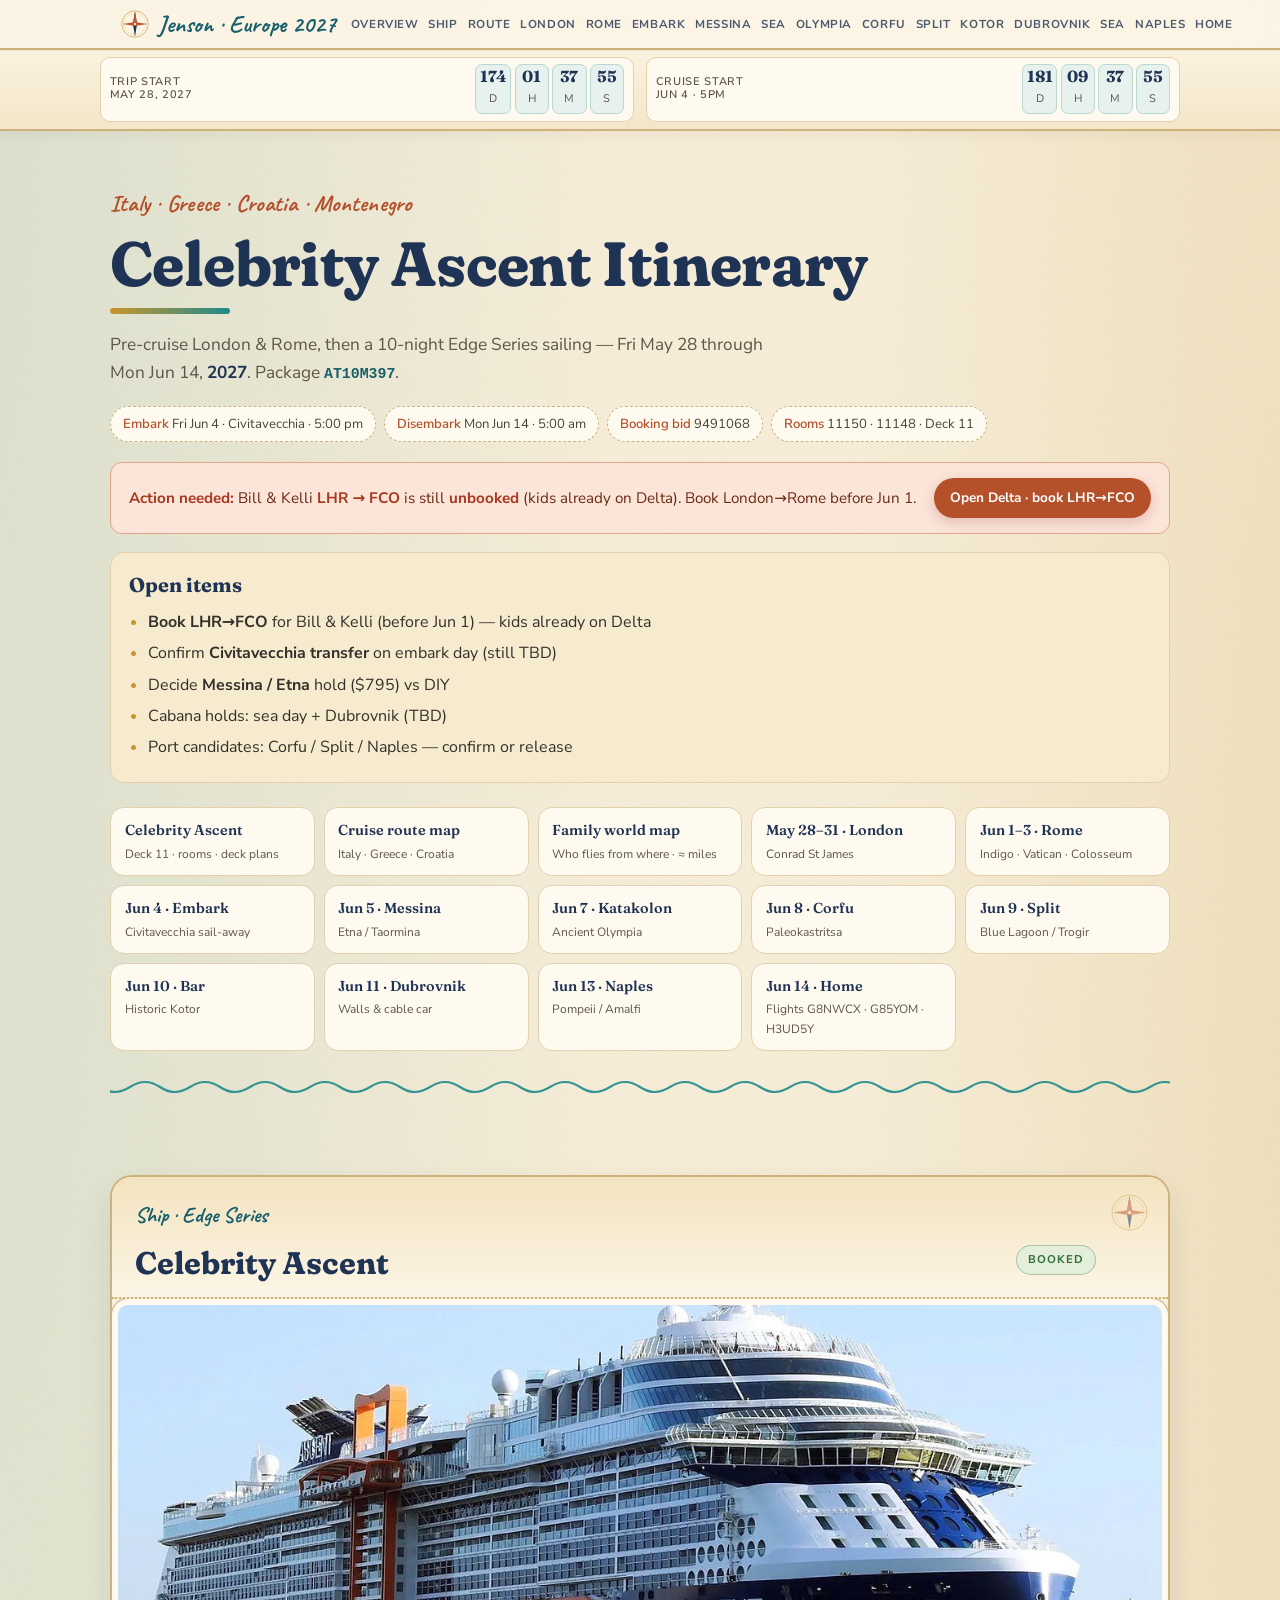
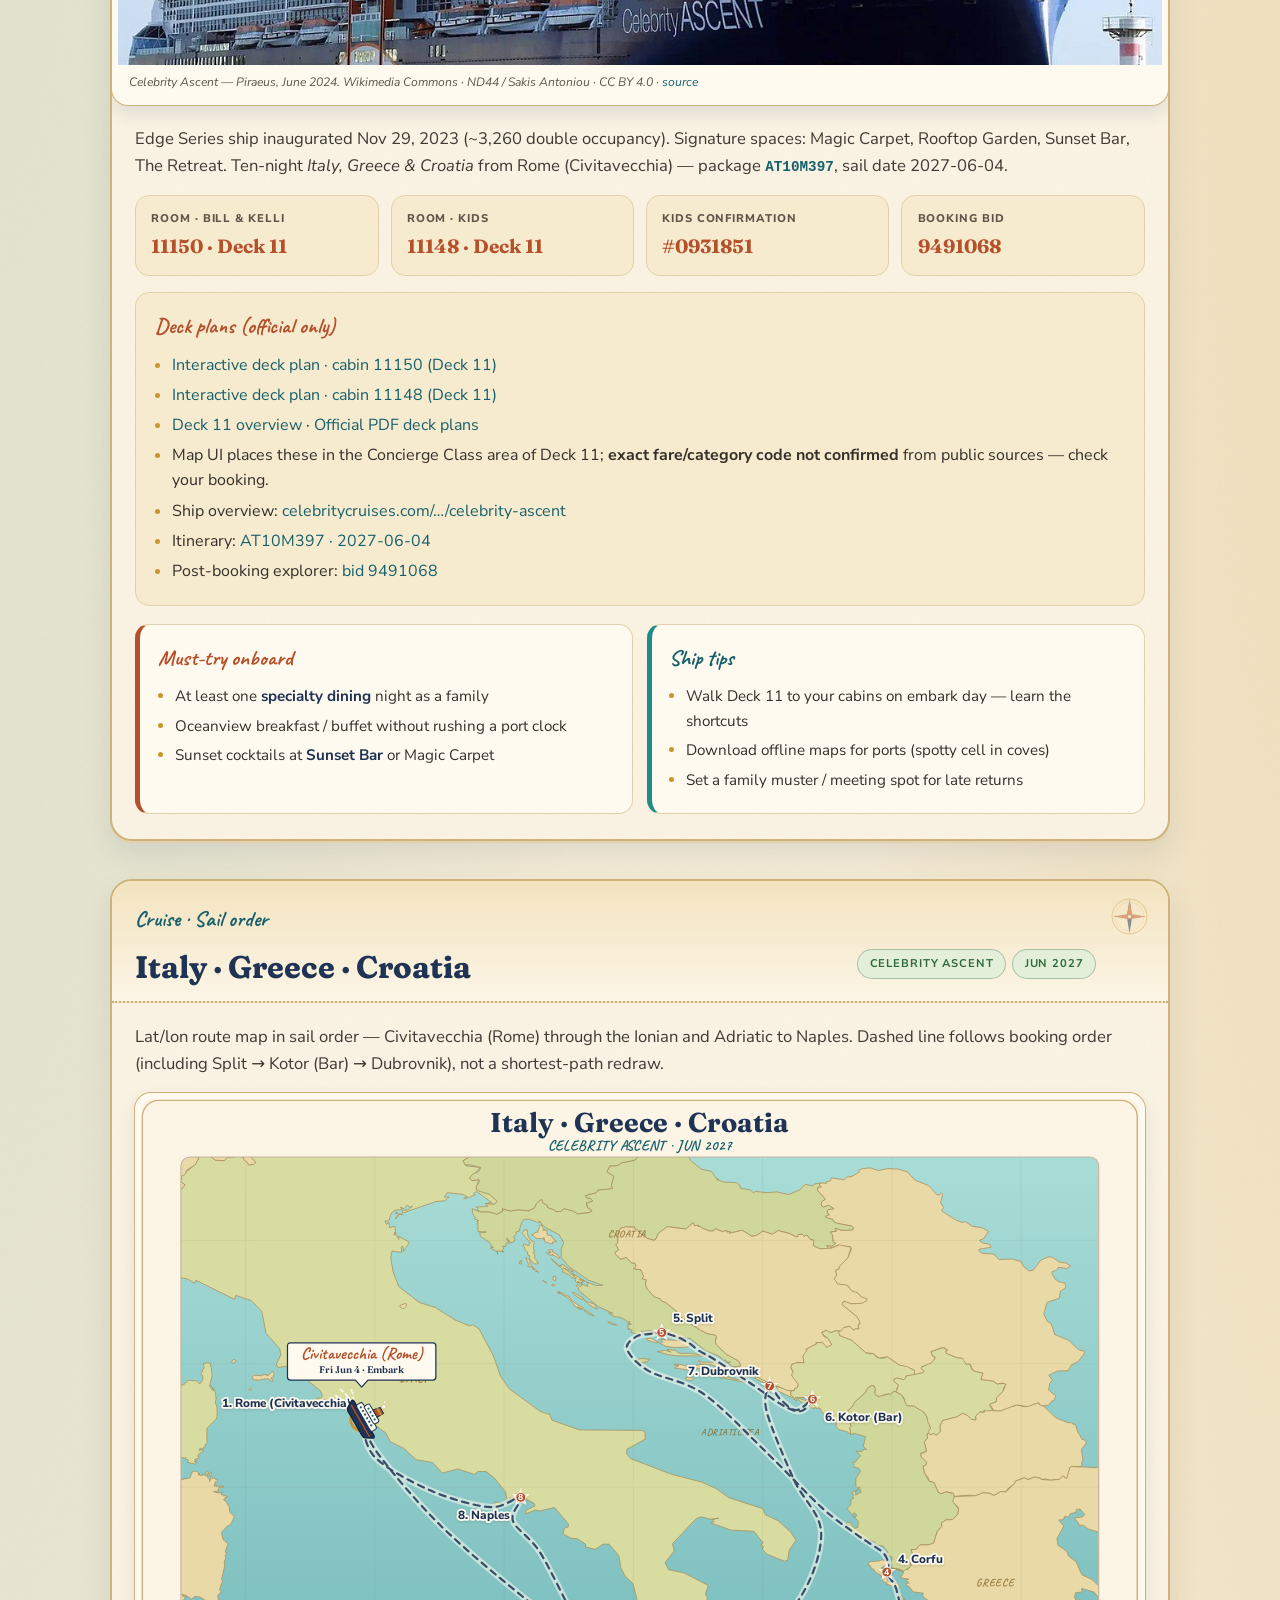
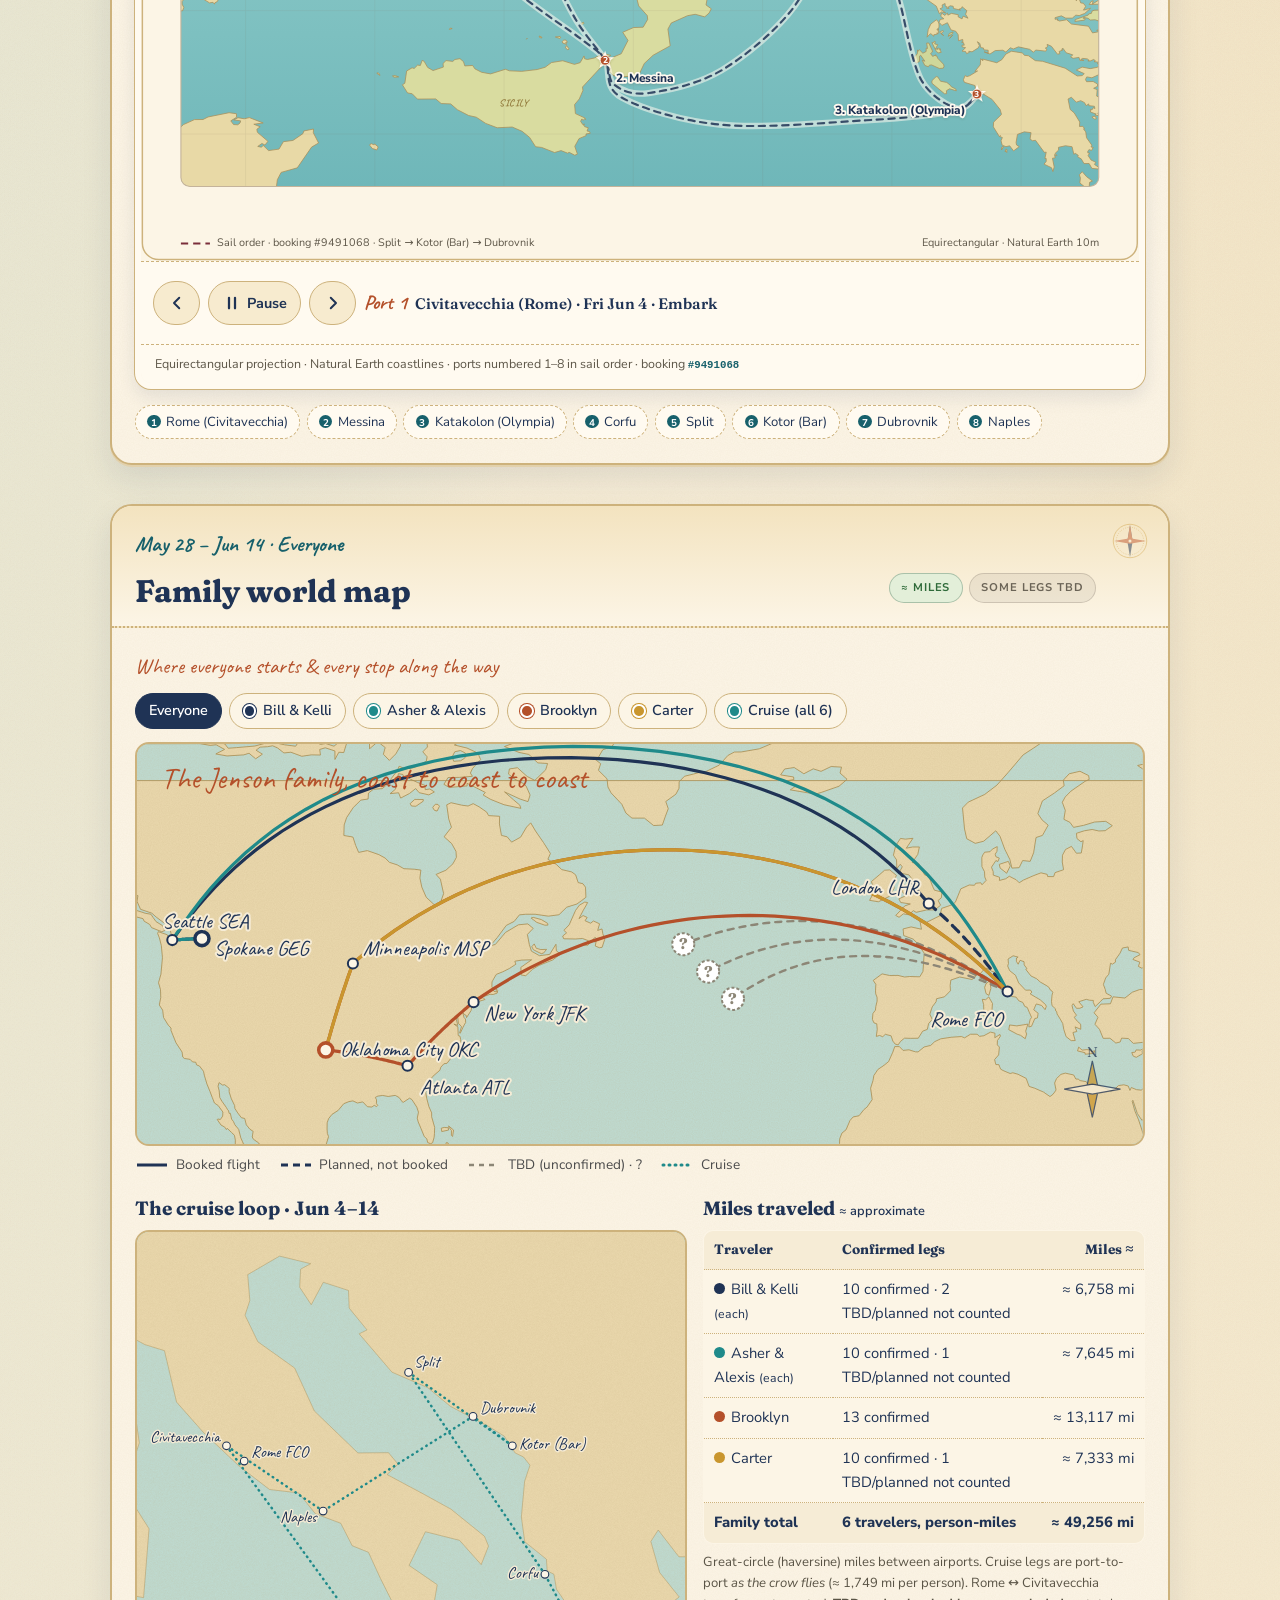
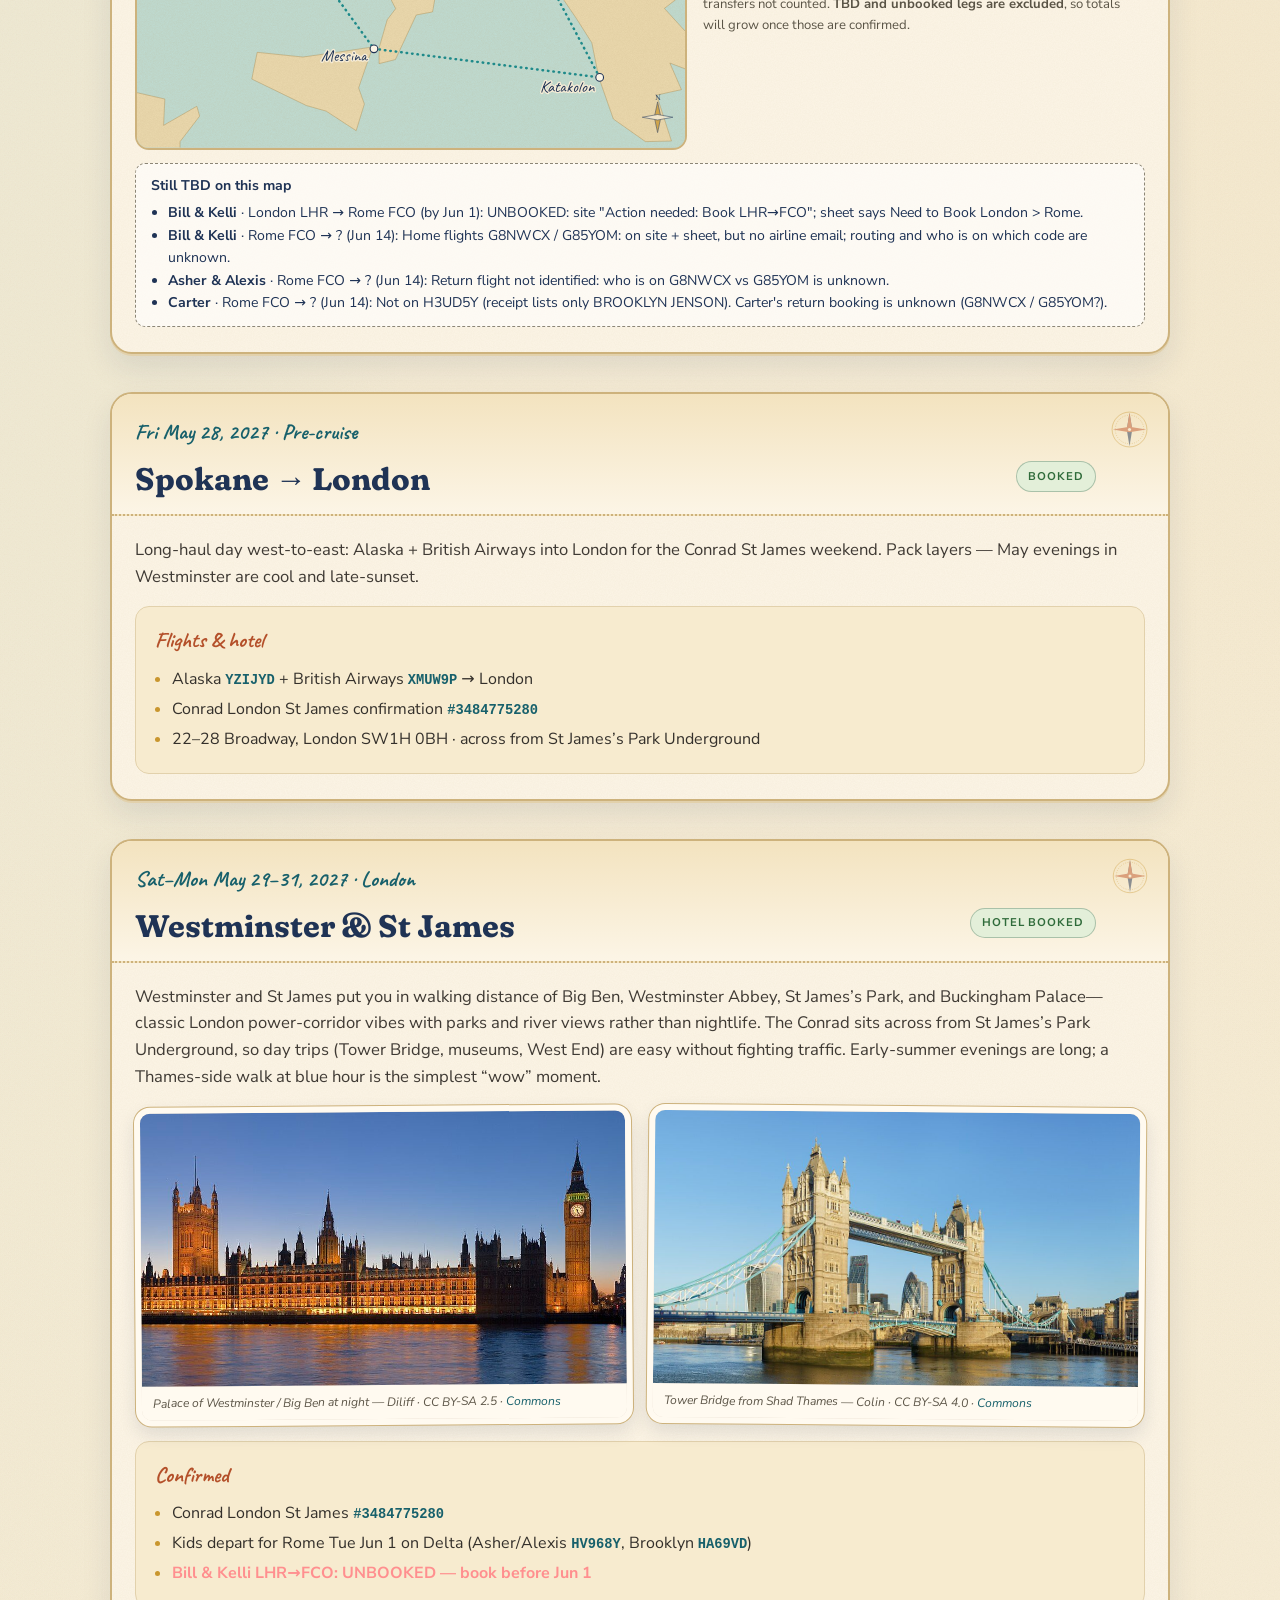
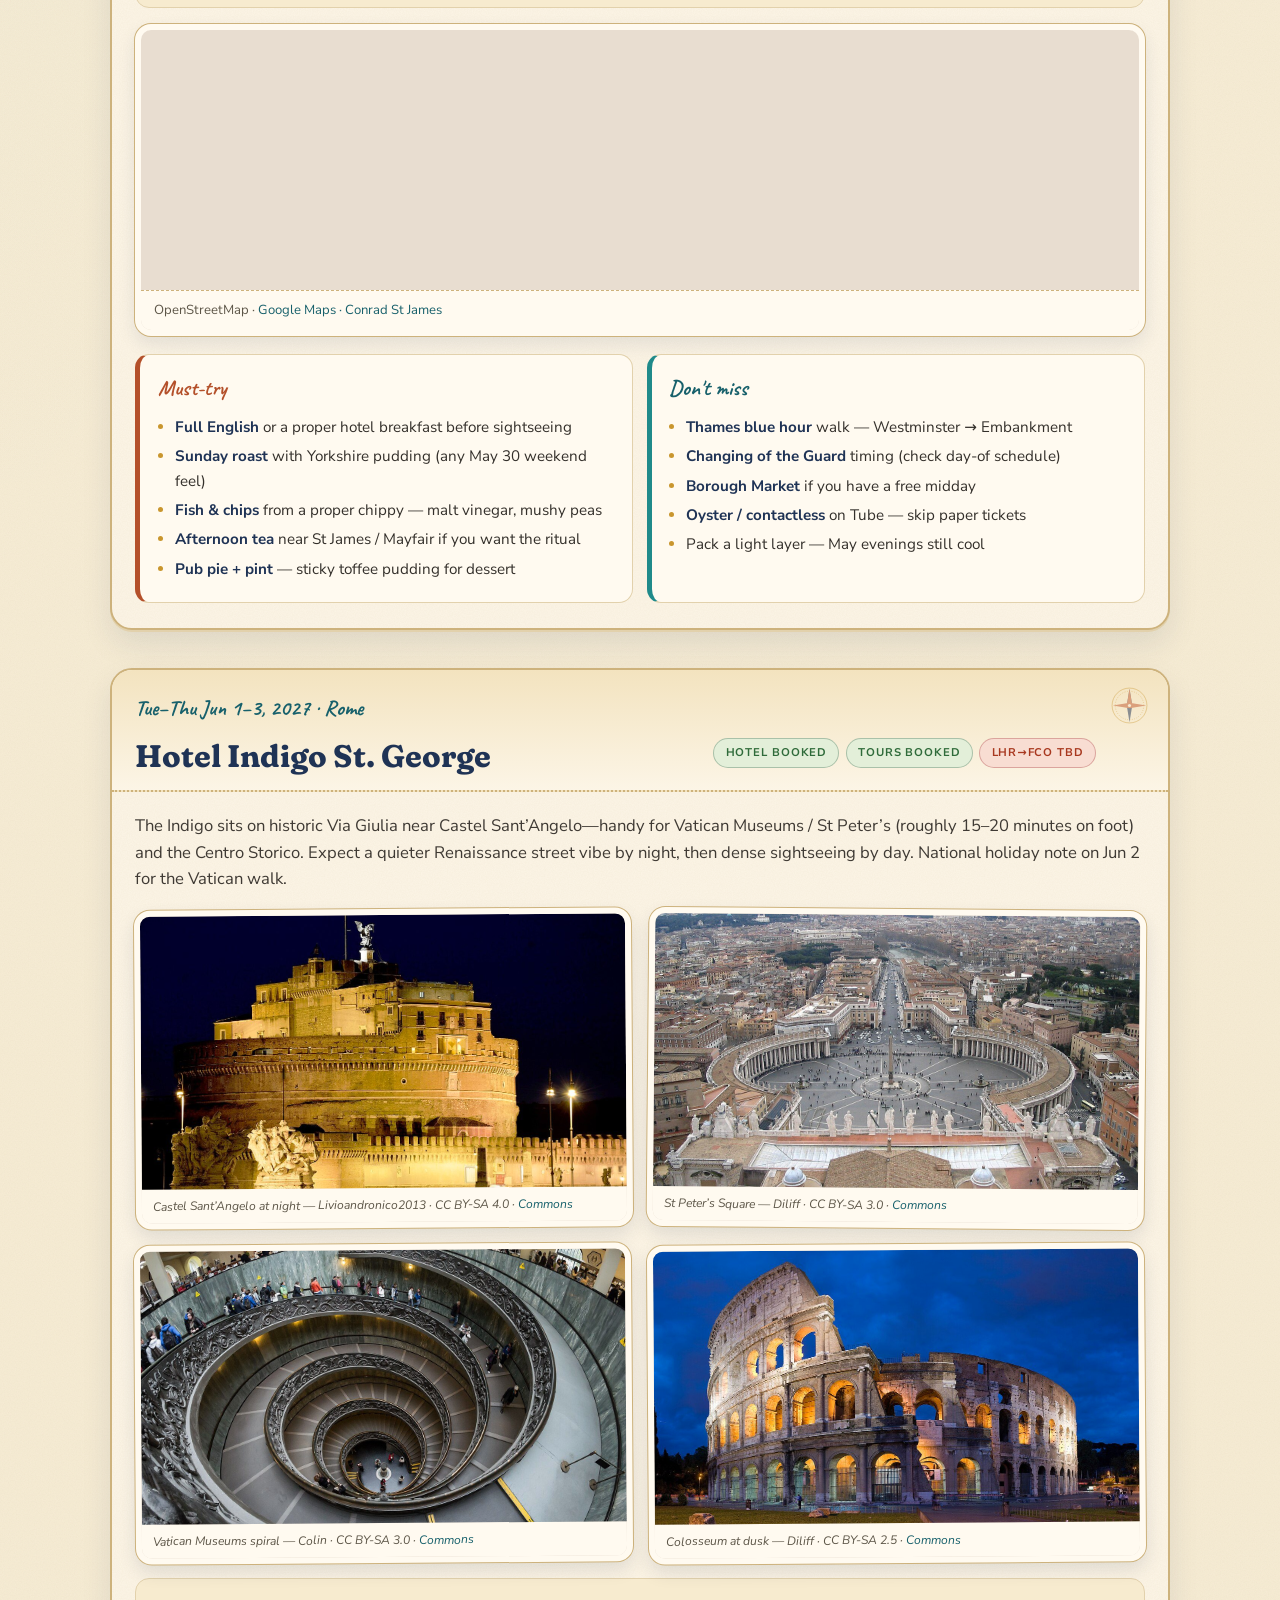
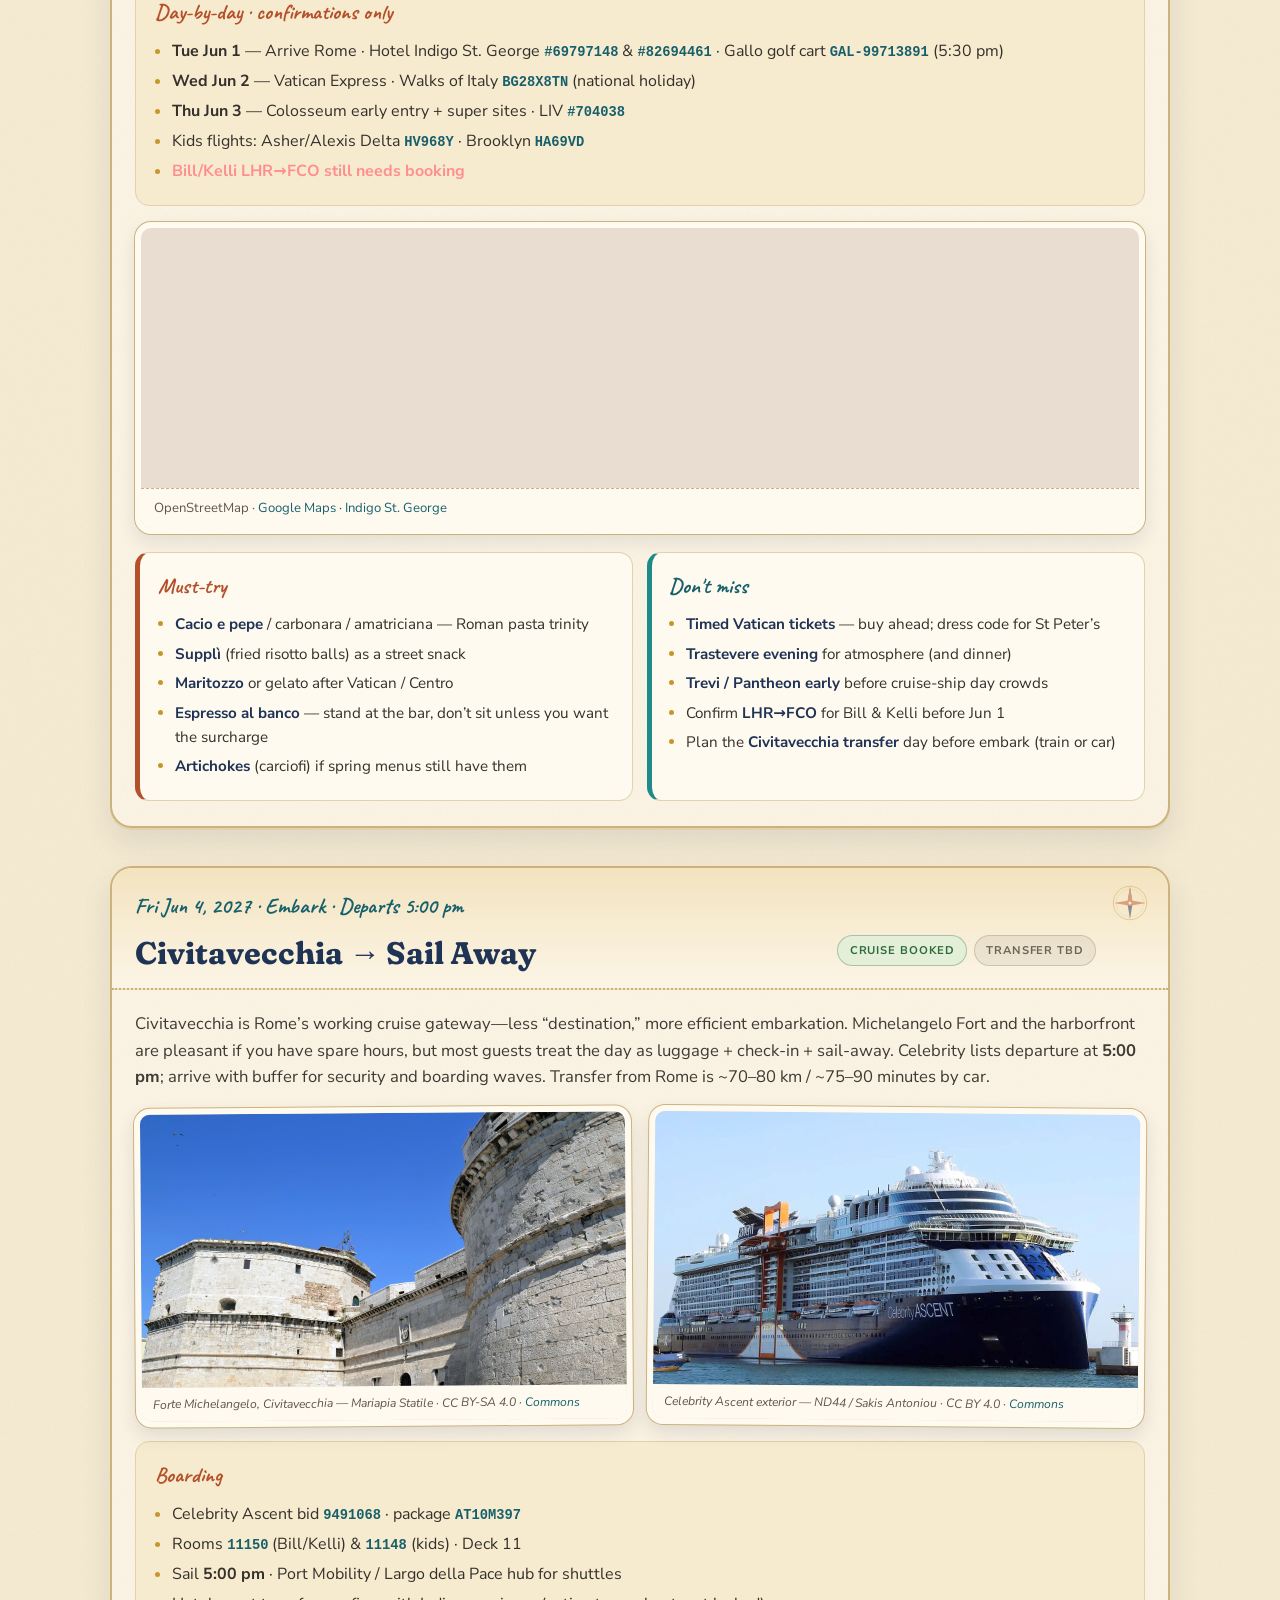
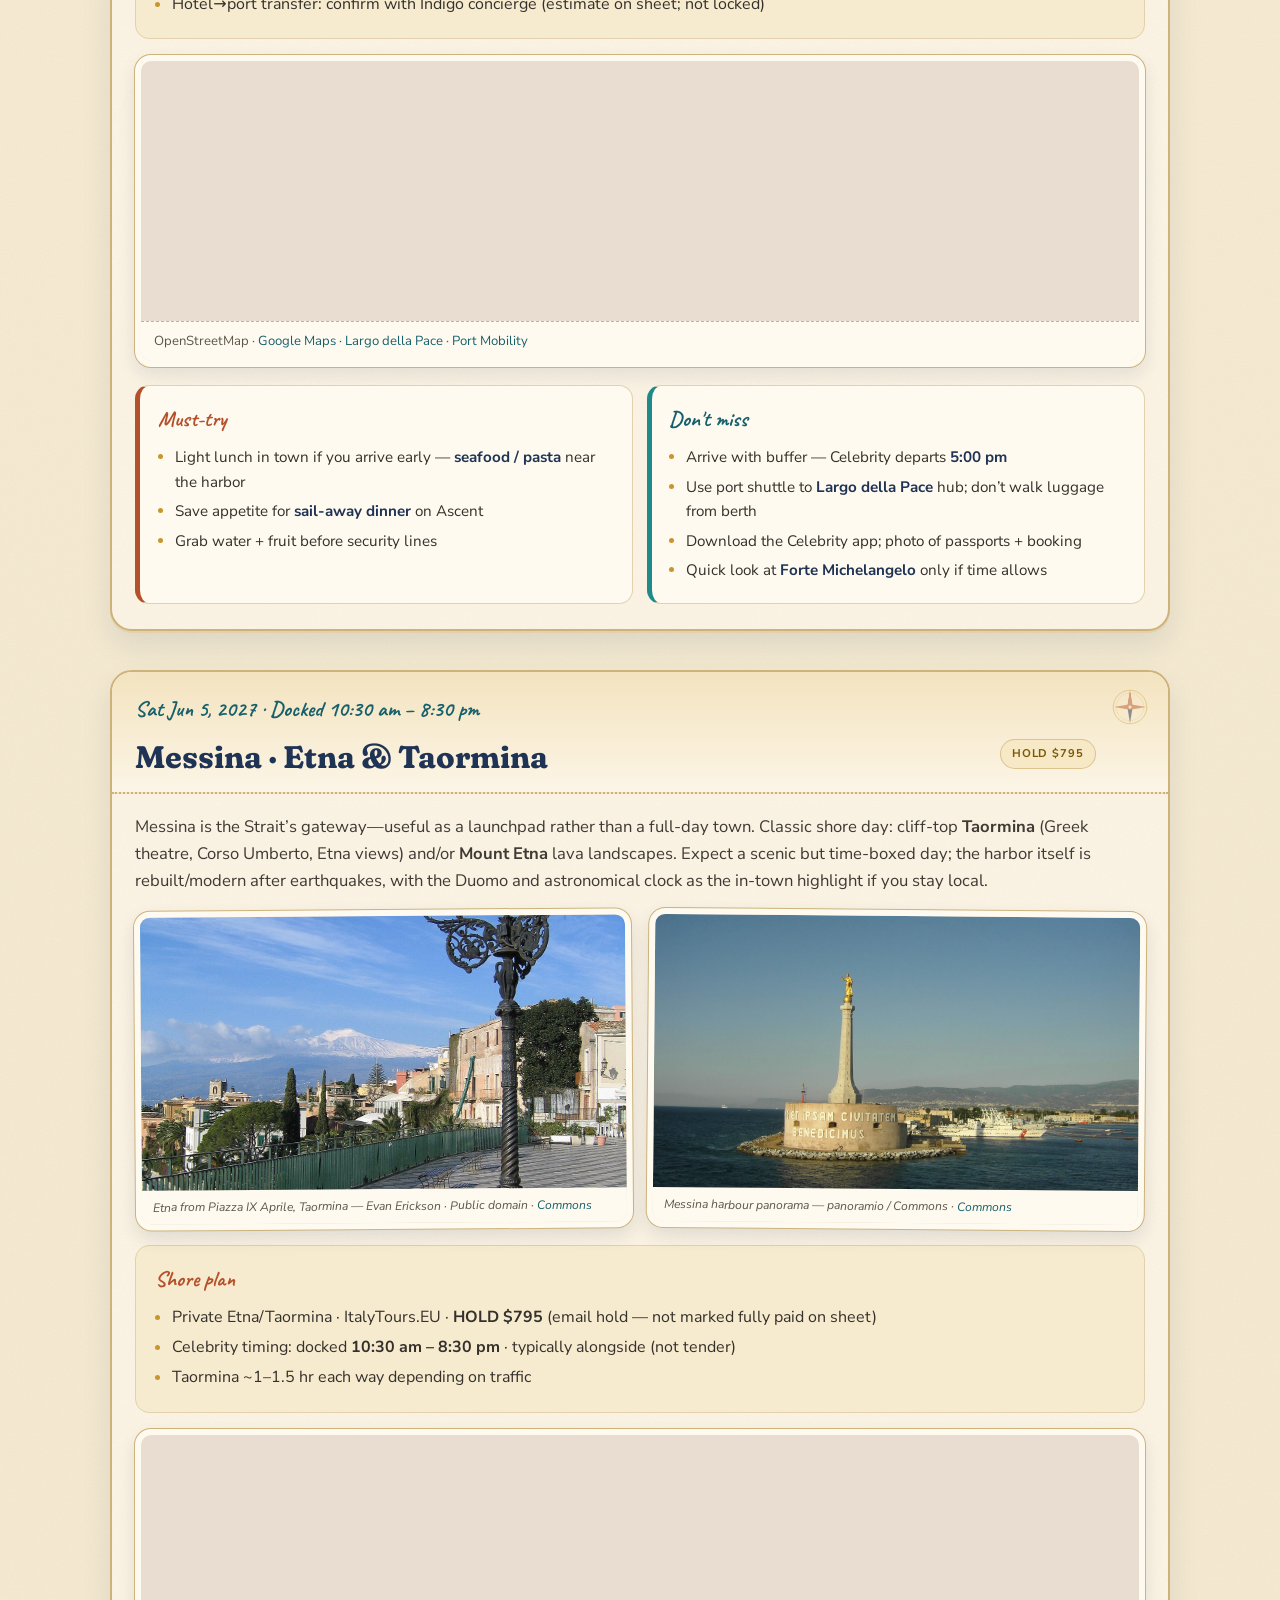
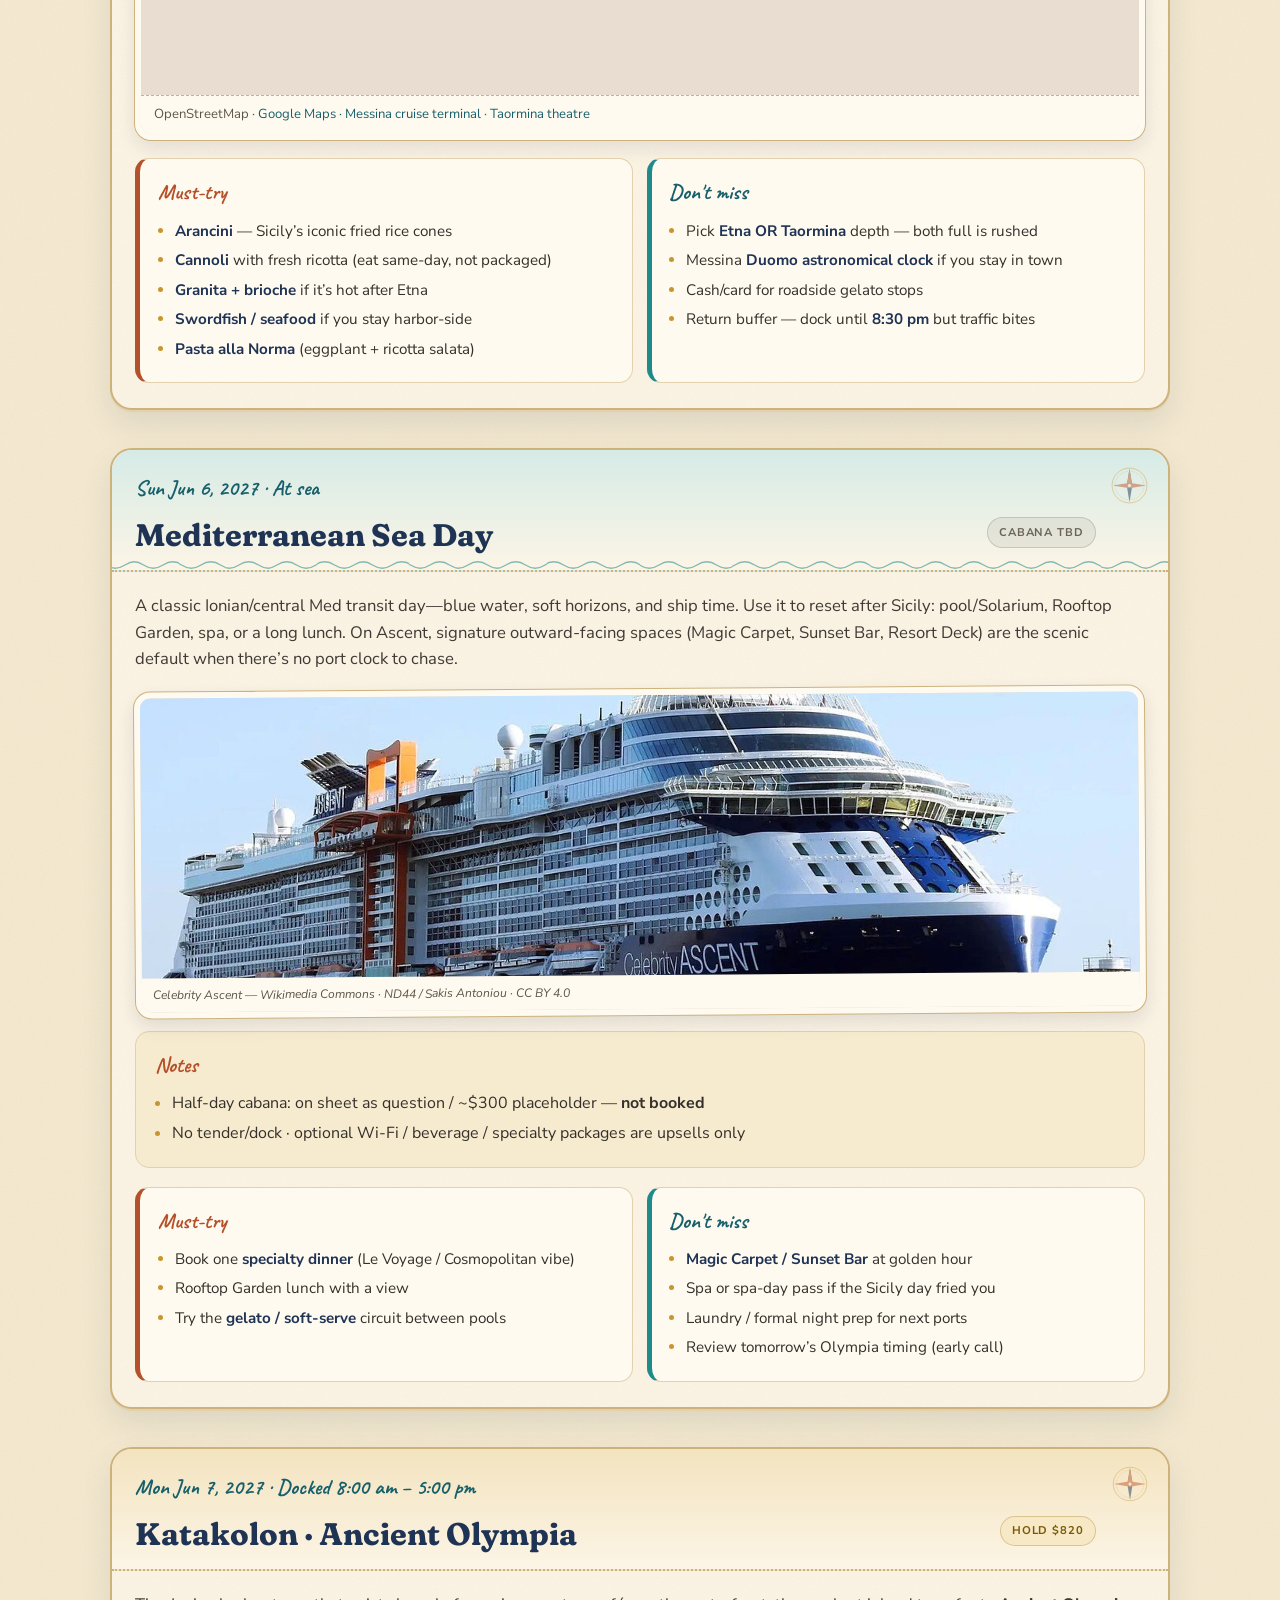
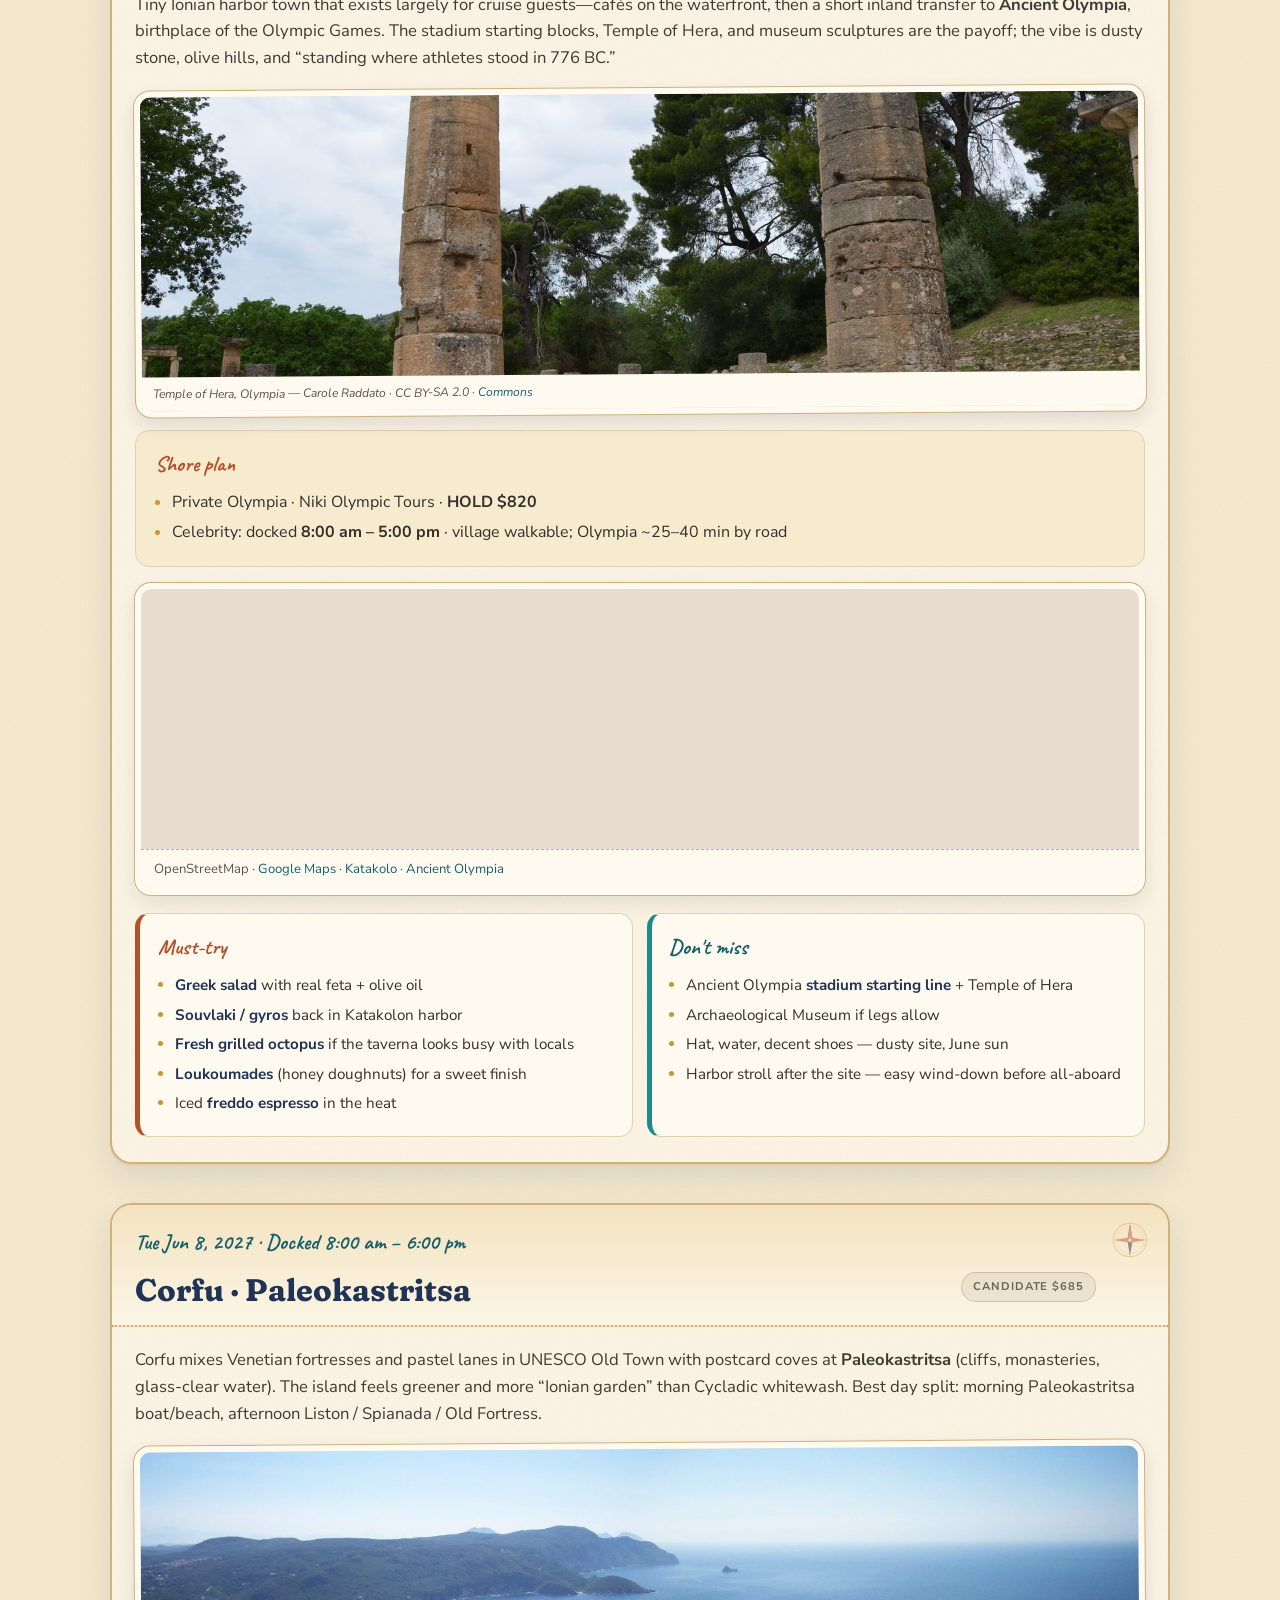
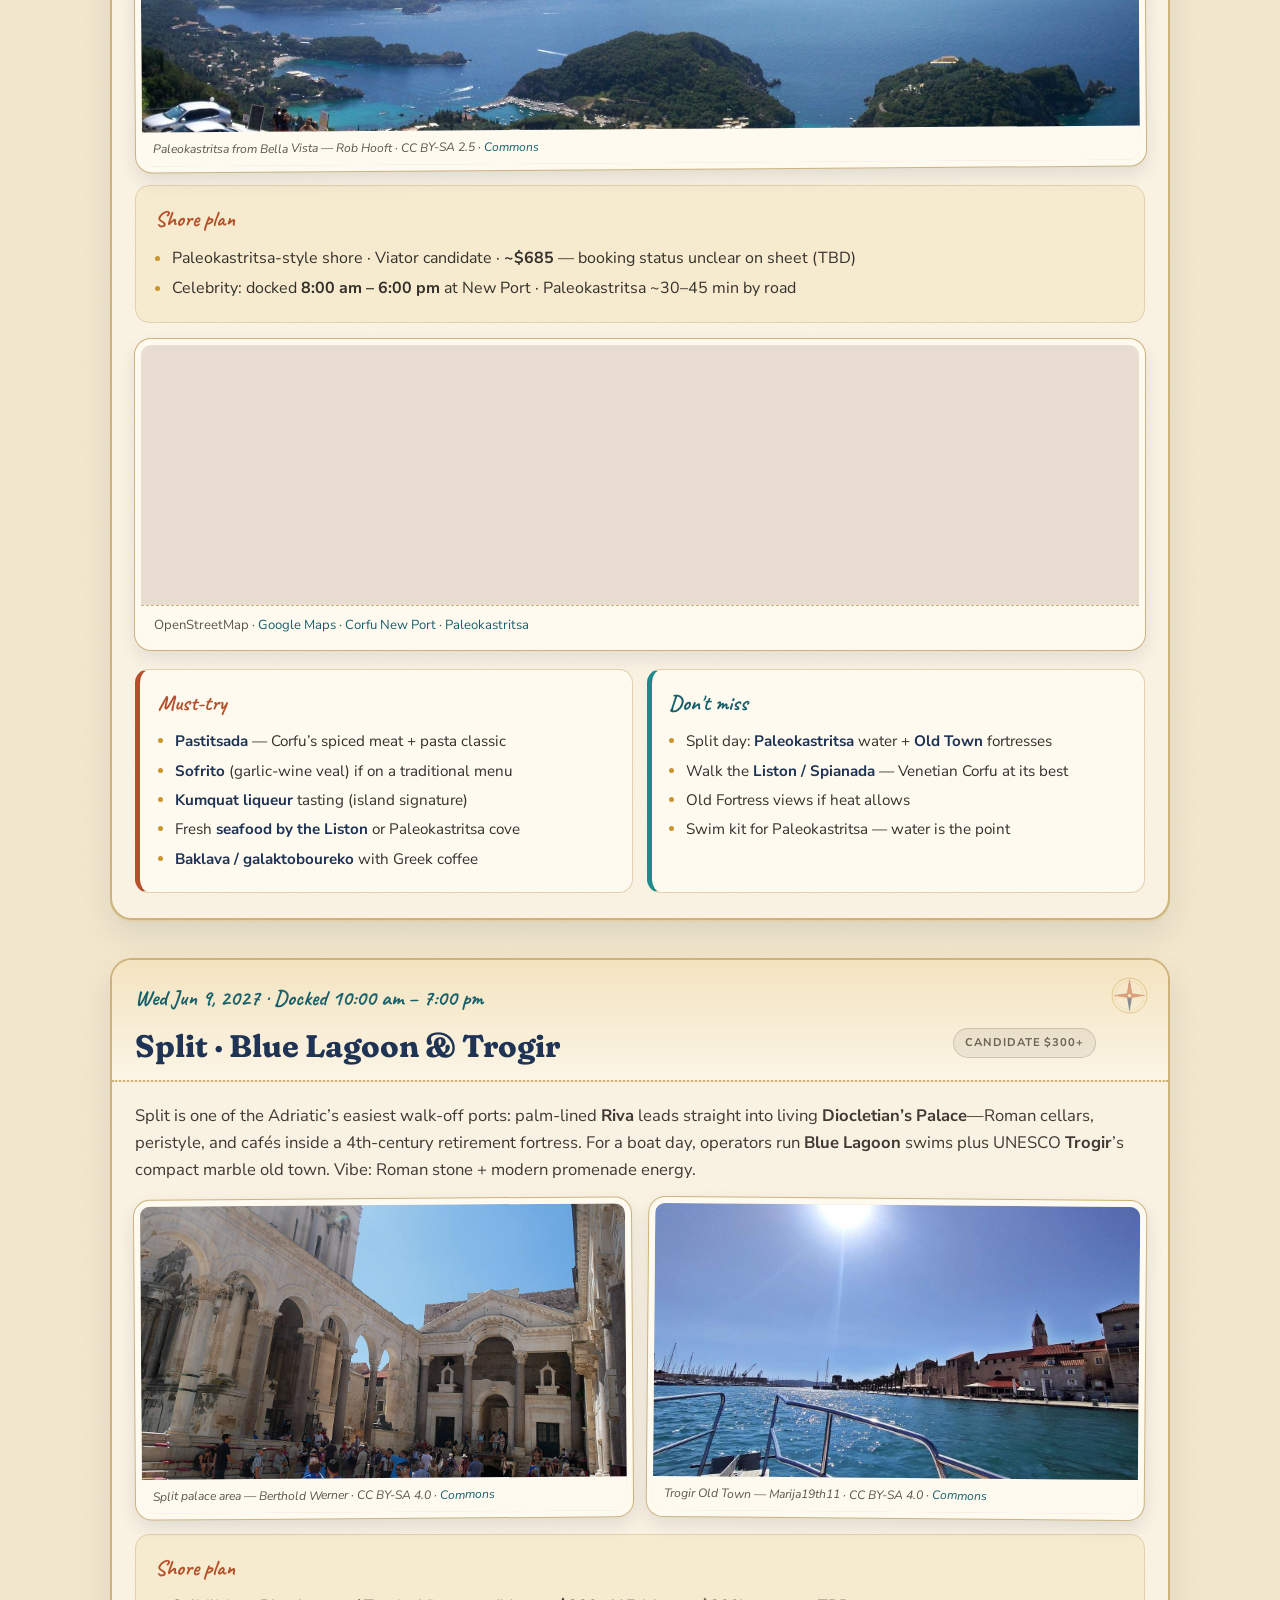
<file: index.html>
<!DOCTYPE html>
<html lang="en">
<head>
<meta charset="utf-8" />
<meta name="viewport" content="width=device-width, initial-scale=1" />
<title>Jenson Europe 2027 — Celebrity Ascent Itinerary</title>
<link rel="preconnect" href="https://fonts.googleapis.com" />
<link rel="preconnect" href="https://fonts.gstatic.com" crossorigin />
<link href="https://fonts.googleapis.com/css2?family=Fraunces:opsz,wght,SOFT,WONK@9..144,400..700,0..100,0..1&family=Nunito+Sans:ital,opsz,wght@0,6..12,400..800;1,6..12,400&family=Caveat:wght@600;700&display=swap" rel="stylesheet" />
<script>
/* ROUTE MAP FLAG: set to true to show the cruise route map section by default.
   Also previewable without editing via ?routemap=1. */
const SHOW_ROUTE_MAP = true;
if (SHOW_ROUTE_MAP || /[?&]routemap=1(&|$)/.test(location.search)) document.documentElement.classList.add("show-routemap");
</script>
<style>
:root {
  --bg: #f4ebe0;
  --bg2: #efe4d4;
  --paper: #fbf6ee;
  --card: #fbf6ee;
  --ink: #2a221a;
  --text: #2f271f;
  --muted: #6e6256;
  --line: #d9cbb8;
  --line2: #c4b39a;
  --wine: #7a2e3a;
  --wine2: #9a3f4c;
  --terracotta: #b85c38;
  --olive: #5a6b45;
  --gold: #9a7340;
  --gold2: #b8924f;
  --sea: #3a5a6e;
  --booked: #3d6b4f;
  --hold: #a67c2a;
  --tbd: #7a7166;
  --alert: #a33a3a;
  --serif: "Cormorant Garamond", "Palatino Linotype", Palatino, Georgia, serif;
  --sans: "Source Sans 3", "Segoe UI", system-ui, -apple-system, sans-serif;
  --shadow: 0 12px 36px rgba(74, 52, 32, 0.10);
}
* { box-sizing: border-box; }
html { scroll-behavior: smooth; }
body {
  margin: 0;
  color: var(--text);
  font-family: var(--sans);
  line-height: 1.6;
  background-color: var(--bg);
  background-image:
    radial-gradient(ellipse 90% 55% at 0% 0%, rgba(184, 92, 56, 0.08), transparent 55%),
    radial-gradient(ellipse 70% 45% at 100% 8%, rgba(58, 90, 110, 0.07), transparent 50%),
    linear-gradient(180deg, #f7f0e6 0%, #f1e6d8 100%);
}
a { color: var(--wine2); text-decoration: none; }
a:hover { color: var(--terracotta); text-decoration: underline; }
.wrap { max-width: 1080px; margin: 0 auto; padding: 0 1.25rem 4rem; }

/* NAV */
.topnav {
  position: sticky; top: 0; z-index: 50;
  backdrop-filter: blur(12px);
  background: rgba(251, 246, 238, 0.92);
  border-bottom: 1px solid var(--line);
  box-shadow: 0 1px 0 rgba(154, 115, 64, 0.12);
}
.topnav-inner {
  max-width: 1080px; margin: 0 auto; padding: .75rem 1.25rem;
  display: flex; flex-wrap: wrap; gap: .45rem .9rem; align-items: center;
}
.brand {
  font-family: var(--serif); color: var(--wine);
  font-weight: 600; font-size: 1.15rem; letter-spacing: .03em;
  margin-right: auto;
}
.topnav a.navlink {
  color: var(--muted); font-size: .76rem; text-transform: uppercase;
  letter-spacing: .07em; text-decoration: none; white-space: nowrap;
}
.topnav a.navlink:hover { color: var(--wine); }

/* HERO */
.hero {
  padding: 3.2rem 0 2.4rem;
  margin-bottom: 1.5rem;
  border-bottom: 2px solid var(--line2);
  position: relative;
}
.hero::after {
  content: "✦";
  display: block; text-align: center;
  color: var(--gold); font-size: .9rem;
  margin-top: 1.4rem; letter-spacing: .4em;
}
.hero .kicker {
  color: var(--terracotta); font-size: .78rem;
  letter-spacing: .16em; text-transform: uppercase;
  font-weight: 600;
}
.hero h1 {
  font-family: var(--serif); font-weight: 600;
  font-size: clamp(2.2rem, 5.2vw, 3.35rem);
  margin: .35rem 0 .55rem; line-height: 1.12; color: var(--ink);
}
.hero .sub { color: var(--muted); font-size: 1.08rem; max-width: 42rem; }
.hero .sub strong { color: var(--wine); }
.meta-row { display: flex; flex-wrap: wrap; gap: .5rem; margin-top: 1.25rem; }
.chip {
  border: 1px solid var(--line2); background: var(--paper);
  padding: .38rem .75rem; border-radius: 999px; font-size: .78rem; color: var(--muted);
  box-shadow: 0 1px 0 rgba(255,255,255,.7) inset;
}
.chip strong { color: var(--wine); font-weight: 600; }
.alert-banner {
  margin-top: 1.25rem; padding: .95rem 1.15rem; border-radius: 12px;
  background: rgba(163, 58, 58, 0.08); border: 1px solid rgba(163, 58, 58, 0.35);
  color: #6e2a2a; font-size: .95rem;
}
.alert-banner strong { color: var(--alert); }

/* SECTIONS */
section.day {
  margin: 2.4rem 0; padding: 0; scroll-margin-top: 4.5rem;
}
.day-card {
  background: var(--card);
  border: 1px solid var(--line2);
  border-radius: 18px; overflow: hidden;
  box-shadow: var(--shadow);
}
.day-head {
  padding: 1.3rem 1.45rem 1.05rem;
  display: flex; flex-wrap: wrap; gap: .75rem; align-items: flex-start;
  border-bottom: 1px solid var(--line);
  background:
    linear-gradient(180deg, #f8f1e6 0%, var(--paper) 100%);
}
.day-head h2 {
  font-family: var(--serif); font-size: 1.7rem; margin: 0; flex: 1 1 220px;
  color: var(--ink); font-weight: 600;
}
.day-date {
  color: var(--sea); font-size: .82rem; letter-spacing: .1em;
  text-transform: uppercase; width: 100%; font-weight: 600;
}
.badges { display: flex; flex-wrap: wrap; gap: .4rem; }
.badge {
  font-size: .6875rem; font-weight: 700; letter-spacing: .08em; text-transform: uppercase;
  padding: .28rem .55rem; border-radius: 6px; border: 1px solid transparent;
}
.badge.booked { background: rgba(61,107,79,.12); color: var(--booked); border-color: rgba(61,107,79,.35); }
.badge.hold { background: rgba(166,124,42,.12); color: var(--hold); border-color: rgba(166,124,42,.35); }
.badge.tbd { background: rgba(122,113,102,.10); color: var(--tbd); border-color: rgba(122,113,102,.28); }
.badge.alert { background: rgba(163,58,58,.10); color: var(--alert); border-color: rgba(163,58,58,.35); }

.day-body { padding: 1.3rem 1.45rem 1.55rem; }
.blurb { color: #4a4036; margin: 0 0 1rem; font-size: 1.02rem; }
.grid2 {
  display: grid; grid-template-columns: 1fr 1fr; gap: 1rem;
}
@media (max-width: 780px) { .grid2 { grid-template-columns: 1fr; } }
.photo {
  margin: 0; border-radius: 14px; overflow: hidden; border: 1px solid var(--line);
  background: #e8ddd0;
}
.photo img { display: block; width: 100%; aspect-ratio: 16 / 9; height: auto; object-fit: cover; border-radius: 0; }
.photo figcaption {
  font-size: .72rem; color: var(--muted); padding: .55rem .7rem; line-height: 1.35;
  border-top: 1px solid var(--line); background: #f7f0e6;
}
.details {
  margin-top: 1rem; padding: 1rem 1.15rem; border-radius: 14px;
  background: #f3eadc; border: 1px solid var(--line);
}
.details h3 {
  margin: 0 0 .55rem; font-size: .74rem; letter-spacing: .12em;
  text-transform: uppercase; color: var(--terracotta); font-weight: 700;
}
.details ul { margin: 0; padding-left: 1.1rem; color: #3d342b; }
.details li { margin: .28rem 0; }
.details code, .mono {
  font-family: ui-monospace, SFMono-Regular, Menlo, monospace;
  font-size: .86em; color: var(--wine);
}

.mapbox {
  margin-top: 1rem; border-radius: 14px; overflow: hidden; border: 1px solid var(--line);
  background: #e8ddd0;
}
.mapbox iframe {
  display: block; width: 100%; height: 260px; border: 0;
  filter: sepia(.18) saturate(.9) contrast(1.02);
}
.map-links {
  font-size: .82rem; padding: .55rem .8rem; color: var(--muted);
  border-top: 1px solid var(--line); background: #f7f0e6;
}

/* Cruise route SVG map */
.route-map-wrap {
  margin-top: 0.35rem; border-radius: 14px; overflow: hidden;
  border: 1px solid var(--line2); background: var(--paper);
  box-shadow: 0 1px 0 rgba(255,255,255,.65) inset;
}
.route-map-wrap img, .route-map-wrap object, .route-map-wrap svg {
  display: block; width: 100%; height: auto;
}
.route-map-caption {
  font-size: .78rem; color: var(--muted); padding: .65rem .85rem; line-height: 1.4;
  border-top: 1px solid var(--line); background: #f7f0e6;
}
.route-ports {
  display: flex; flex-wrap: wrap; gap: .4rem; margin: 1rem 0 0;
}
.route-ports span {
  font-size: .75rem; padding: .28rem .55rem; border-radius: 999px;
  background: #f3eadc; border: 1px solid var(--line); color: var(--ink);
}
.route-ports span strong { color: var(--terracotta); font-weight: 700; margin-right: .2rem; }

/* Ship */
.ship-hero img { width: 100%; max-height: 360px; object-fit: cover; display: block; }
.ship-facts {
  display: grid; grid-template-columns: repeat(auto-fit, minmax(180px, 1fr));
  gap: .75rem; margin: 1rem 0;
}
.fact {
  background: #f3eadc; border: 1px solid var(--line); border-radius: 12px; padding: .85rem .95rem;
}
.fact .lbl { font-size: .7rem; text-transform: uppercase; letter-spacing: .08em; color: var(--muted); font-weight: 600; }
.fact .val { color: var(--wine); font-family: var(--serif); font-size: 1.15rem; margin-top: .2rem; font-weight: 600; }

footer {
  margin-top: 3rem; padding-top: 1.5rem;
  border-top: 2px solid var(--line2);
  color: var(--muted); font-size: .8rem; text-align: center;
}
footer::before {
  content: "— buon viaggio —";
  display: block; font-family: var(--serif); font-style: italic;
  color: var(--gold); font-size: 1rem; margin-bottom: .75rem;
}
.toc {
  display: grid; grid-template-columns: repeat(auto-fill, minmax(200px, 1fr));
  gap: .55rem; margin: 1.5rem 0 0;
}
.toc a {
  display: block; padding: .7rem .85rem; border-radius: 12px;
  background: var(--paper); border: 1px solid var(--line); color: var(--ink);
  text-decoration: none; font-size: .9rem; font-family: var(--serif); font-weight: 600;
  box-shadow: 0 1px 0 rgba(255,255,255,.65) inset;
}
.toc a:hover { border-color: var(--terracotta); color: var(--wine); }
.toc a span { display: block; color: var(--muted); font-size: .75rem; margin-top: .15rem; font-family: var(--sans); font-weight: 400; }

/* COUNTDOWN */
.countdown-bar {
  position: sticky; top: 48px; z-index: 40;
  background: linear-gradient(180deg, #f8f1e6, #f3eadc);
  border-bottom: 1px solid var(--line2);
  padding: .45rem .75rem;
  box-shadow: 0 4px 12px rgba(74, 52, 32, 0.05);
}
.countdown-inner {
  max-width: 1080px; margin: 0 auto;
  display: grid; grid-template-columns: 1fr 1fr; gap: .4rem .75rem;
}
.cd-card {
  display: flex; flex-wrap: nowrap; align-items: center; gap: .4rem .55rem;
  padding: .4rem .55rem; border-radius: 10px;
  background: var(--paper); border: 1px solid var(--line);
}
.cd-label {
  font-family: var(--serif); font-weight: 600; color: var(--wine);
  font-size: .92rem; line-height: 1.15; min-width: 0; flex: 1 1 auto;
}
.cd-label span {
  display: block; font-family: var(--sans); font-size: .6875rem; letter-spacing: .06em;
  text-transform: uppercase; color: var(--muted); font-weight: 600; margin-bottom: .05rem;
}
.cd-when { display: block; }
.cd-digits {
  display: flex; flex-wrap: nowrap; gap: .2rem; margin-left: auto;
  align-items: center; flex: 0 0 auto;
}
.cd-unit {
  text-align: center; min-width: 2.15rem; padding: .18rem .22rem;
  background: #f3eadc; border: 1px solid var(--line); border-radius: 7px;
}
.cd-unit b {
  display: block; font-family: var(--serif); font-size: 1rem; color: var(--ink); line-height: 1.05;
}
.cd-unit i {
  font-style: normal; font-size: .6875rem; letter-spacing: .04em; text-transform: uppercase; color: var(--muted);
}
.cd-done { color: var(--olive); font-weight: 600; font-size: .8rem; margin-left: auto; white-space: nowrap; }

@media (max-width: 720px) {
  .countdown-bar { padding: .35rem .55rem; top: 44px; }
  .countdown-inner { grid-template-columns: 1fr; gap: .3rem; }
  .cd-card { padding: .32rem .45rem; gap: .35rem; }
  .cd-label { font-size: .82rem; }
  .cd-label > span:first-child { font-size: .6875rem; }
  .cd-unit { min-width: 1.85rem; padding: .12rem .15rem; border-radius: 6px; }
  .cd-unit b { font-size: .92rem; }
  .cd-unit i { font-size: .6875rem; }
  .cd-unit[data-u="sec"] { display: none; }
}

@media (max-width: 380px) {
  .cd-label { max-width: 42%; }
  .cd-unit { min-width: 1.65rem; }
  .cd-unit b { font-size: .85rem; }
}

/* LOCAL TIPS */
.local-tips {
  margin-top: 1.15rem;
  display: grid; grid-template-columns: 1fr 1fr; gap: .85rem;
}
@media (max-width: 780px) { .local-tips { grid-template-columns: 1fr; } }
.tip-col {
  padding: 1rem 1.1rem; border-radius: 14px;
  background: #f7f0e6; border: 1px solid var(--line);
}
.tip-col.food { border-left: 3px solid var(--terracotta); }
.tip-col.miss { border-left: 3px solid var(--sea); }
.tip-col h3 {
  margin: 0 0 .55rem; font-size: .74rem; letter-spacing: .12em;
  text-transform: uppercase; font-weight: 700;
}
.tip-col.food h3 { color: var(--terracotta); }
.tip-col.miss h3 { color: var(--sea); }
.tip-col ul { margin: 0; padding-left: 1.05rem; color: #3d342b; }
.tip-col li { margin: .32rem 0; font-size: .95rem; }
.tip-col li strong { color: var(--ink); }


/* Mobile jump nav */
.nav-desktop { display: flex; flex-wrap: wrap; gap: .45rem .9rem; align-items: center; }
.nav-jump { display: none; margin-left: auto; }
.nav-jump select {
  appearance: none; -webkit-appearance: none;
  font-family: var(--sans); font-size: .85rem; font-weight: 600;
  color: var(--wine); background: var(--paper);
  border: 1px solid var(--line2); border-radius: 999px;
  padding: .45rem 2rem .45rem .9rem;
  min-height: 40px; cursor: pointer;
  background-image: linear-gradient(45deg, transparent 50%, var(--wine) 50%),
    linear-gradient(135deg, var(--wine) 50%, transparent 50%);
  background-position: calc(100% - 14px) 55%, calc(100% - 9px) 55%;
  background-size: 5px 5px, 5px 5px;
  background-repeat: no-repeat;
}
@media (max-width: 820px) {
  .nav-desktop { display: none; }
  .nav-jump { display: block; }
  .topnav-inner { flex-wrap: nowrap; gap: .5rem; }
  .brand { font-size: 1.05rem; margin-right: 0; flex: 1; min-width: 0; }
}
.sr-only {
  position: absolute; width: 1px; height: 1px; padding: 0; margin: -1px;
  overflow: hidden; clip: rect(0,0,0,0); border: 0;
}
.alert-banner {
  display: flex; flex-wrap: wrap; gap: .75rem; align-items: center; justify-content: space-between;
}
.alert-banner .alert-copy { flex: 1 1 220px; }
.btn-alert {
  display: inline-flex; align-items: center; justify-content: center;
  appearance: none; border: 0; cursor: pointer; text-decoration: none;
  background: var(--alert); color: #fff; font-weight: 700; font-size: .85rem;
  padding: .55rem 1rem; border-radius: 999px; min-height: 40px;
  box-shadow: 0 4px 12px rgba(163, 58, 58, 0.25);
  white-space: nowrap;
}
.btn-alert:hover { background: #8c2f2f; color: #fff; text-decoration: none; }
.open-items {
  margin-top: 1.15rem; padding: 1rem 1.15rem; border-radius: 14px;
  background: #f3eadc; border: 1px solid var(--line);
}
.open-items h2 {
  margin: 0 0 .55rem; font-family: var(--serif); font-size: 1.25rem; color: var(--ink); font-weight: 600;
}
.open-items ul { margin: 0; padding-left: 1.15rem; color: #3d342b; }
.open-items li { margin: .35rem 0; }
.open-items .done { color: var(--muted); text-decoration: line-through; }


/* ===== Direction A: Storybook Atlas ===== */
/* shared structural fixes (all directions) */
html{scroll-behavior:smooth}
section.day{scroll-margin-top:9.5rem}
@media (max-width:720px){
  .countdown-bar{position:static}
  section.day{scroll-margin-top:4.5rem}
}
body{background-image:var(--paper-tex),var(--bg-wash)!important;background-color:var(--bg)!important}
:focus-visible{outline:3px solid var(--focus);outline-offset:2px;border-radius:6px}
.day-card{border-radius:var(--radius)}
.photo img{filter:saturate(1.05)}
.hero::after{content:""!important;height:22px;margin-top:1.6rem!important;background:var(--wave) center/auto 22px repeat-x;opacity:.9}
footer::before{font-family:var(--hand)!important;font-style:normal!important;font-size:1.5rem!important;color:var(--sea)!important}
.brand{white-space:nowrap;line-height:1.1}
.day-head h2,.hero h1{line-height:1.15}
@media (min-width:821px){.topnav-inner{flex-wrap:nowrap;padding:.55rem 1.25rem}.nav-desktop{gap:.3rem .75rem;flex-wrap:nowrap}.topnav a.navlink{font-size:.72rem}}
@media (max-width:820px){.brand{font-size:1.3rem!important;overflow:hidden;text-overflow:ellipsis}section.day{scroll-margin-top:5.5rem}}
:root{--compass:url("data:image/svg+xml,%3Csvg xmlns='http://www.w3.org/2000/svg' viewBox='0 0 100 100'%3E%3Cg fill='none' stroke='%23c9962e' stroke-width='2'%3E%3Ccircle cx='50' cy='50' r='44'/%3E%3Ccircle cx='50' cy='50' r='36' stroke-dasharray='2 4'/%3E%3C/g%3E%3Cpath d='M50 8 L57 50 L50 92 L43 50Z' fill='%231f3355'/%3E%3Cpath d='M8 50 L50 43 L92 50 L50 57Z' fill='%23c0582f'/%3E%3Cpath d='M50 8 L57 50 L43 50Z' fill='%23c0582f'/%3E%3Ccircle cx='50' cy='50' r='4' fill='%23f6ecd6'/%3E%3C/svg%3E");
 --bg:#f6ecd6;--bg2:#efe0c0;--paper:#fcf5e6;--card:#fcf5e6;--ink:#1f3355;--text:#2b2a33;--muted:#5d5648;
 --line:#e2d1ac;--line2:#cdb27c;--wine:#1f3355;--wine2:#17606b;--terracotta:#b4502a;--olive:#5f7a2e;
 --gold:#a67a1c;--gold2:#c9962e;--sea:#17606b;--booked:#2f6b3a;--hold:#7a5808;--tbd:#6b6457;--alert:#a8381f;
 --serif:"Fraunces",Georgia,serif;--sans:"Nunito Sans",system-ui,sans-serif;--hand:"Caveat",cursive;
 --shadow:0 2px 0 #e2d1ac,0 14px 30px rgba(31,51,85,.10);--radius:22px;--focus:#1f8a8a;
 --paper-tex:url("data:image/svg+xml,%3Csvg xmlns='http://www.w3.org/2000/svg' width='220' height='220'%3E%3Cfilter id='n'%3E%3CfeTurbulence type='fractalNoise' baseFrequency='.85' numOctaves='3' stitchTiles='stitch'/%3E%3CfeColorMatrix values='0 0 0 0 .45 0 0 0 0 .32 0 0 0 0 .15 0 0 0 .07 0'/%3E%3C/filter%3E%3Crect width='100%25' height='100%25' filter='url(%23n)'/%3E%3C/svg%3E");
 --bg-wash:radial-gradient(ellipse 80% 50% at 0% 0%,rgba(31,138,138,.13),transparent 60%),radial-gradient(ellipse 60% 40% at 100% 5%,rgba(201,150,46,.16),transparent 55%),linear-gradient(180deg,#f8efdb,#f3e6c9);
 --wave:url("data:image/svg+xml,%3Csvg xmlns='http://www.w3.org/2000/svg' width='60' height='22'%3E%3Cpath d='M0 11 Q15 1 30 11 T60 11' fill='none' stroke='%231f8a8a' stroke-width='2.2' stroke-linecap='round'/%3E%3C/svg%3E");
}
.brand{font-family:var(--hand)!important;font-size:1.5rem!important;font-weight:700!important;color:var(--sea)!important;letter-spacing:0!important}
.brand::before{content:"";display:inline-block;width:1.25em;height:1.25em;vertical-align:-.28em;margin-right:.35em;background:url("data:image/svg+xml,%3Csvg xmlns='http://www.w3.org/2000/svg' viewBox='0 0 100 100'%3E%3Cg fill='none' stroke='%23c9962e' stroke-width='2'%3E%3Ccircle cx='50' cy='50' r='44'/%3E%3Ccircle cx='50' cy='50' r='36' stroke-dasharray='2 4'/%3E%3C/g%3E%3Cpath d='M50 8 L57 50 L50 92 L43 50Z' fill='%231f3355'/%3E%3Cpath d='M8 50 L50 43 L92 50 L50 57Z' fill='%23c0582f'/%3E%3Cpath d='M50 8 L57 50 L43 50Z' fill='%23c0582f'/%3E%3Ccircle cx='50' cy='50' r='4' fill='%23f6ecd6'/%3E%3C/svg%3E") center/contain no-repeat}
.topnav{background:rgba(252,245,230,.94)!important;border-bottom:2px solid var(--line2)!important}
.topnav a.navlink{font-weight:700;color:#4c5a6e}
.topnav a.navlink:hover{color:var(--terracotta)}
.hero{border-bottom:0!important;padding-top:3.4rem!important}
.hero .kicker{font-family:var(--hand);text-transform:none;letter-spacing:.01em;font-size:1.45rem;color:var(--terracotta);font-weight:700}
.hero h1{font-family:var(--serif);font-weight:700;font-variation-settings:"SOFT" 100,"WONK" 1;color:var(--ink);letter-spacing:-.01em;font-size:clamp(2.4rem,6vw,3.9rem)!important}
.hero h1::after{content:"";display:block;width:120px;height:6px;margin-top:.5rem;border-radius:6px;background:linear-gradient(90deg,var(--gold2),#1f8a8a)}
.hero .sub strong,.chip strong{color:var(--terracotta)}
.chip{background:#fffaf0!important;border:1.5px dashed var(--line2)!important;color:#4a4436!important;font-size:.82rem!important}
.day-head{background:linear-gradient(180deg,#f3e3bf 0%,var(--paper) 100%)!important;border-bottom:2px dotted var(--line2)!important;position:relative}
.day-head h2{font-family:var(--serif);font-weight:700;font-variation-settings:"SOFT" 100,"WONK" 1;font-size:1.95rem!important;color:var(--ink)}
.day-date{font-family:var(--hand);text-transform:none!important;letter-spacing:0!important;font-size:1.35rem!important;color:var(--sea)!important;font-weight:700}
.day-card{border:2px solid var(--line2)!important;background:var(--paper-tex),var(--card)!important}
.badge{border-radius:999px!important;font-size:.7rem!important;padding:.32rem .7rem!important;border-width:1.5px!important}
.badge.booked{background:#e3efd9!important}.badge.hold{background:#f7e9c6!important}.badge.alert{background:#f8ddd2!important}
.photo{border-radius:16px!important;border:6px solid #fffaf0!important;box-shadow:0 0 0 1px var(--line2),0 8px 18px rgba(31,51,85,.12);transform:rotate(-.4deg)}
.grid2 .photo:nth-child(2){transform:rotate(.5deg)}
.photo figcaption{font-style:italic;background:#fffaf0!important;border-top:0!important;color:#5d5648!important}
.details,.open-items,.fact{background:#f7ebcf!important;border:1.5px solid var(--line)!important}
.details h3,.tip-col h3{font-family:var(--hand);text-transform:none!important;letter-spacing:0!important;font-size:1.35rem!important}
.tip-col{background:#fffaf0!important;border-left-width:5px!important}
.tip-col.miss{border-left-color:#1f8a8a!important}.tip-col.miss h3{color:var(--sea)}
.open-items h2{font-family:var(--serif)!important;font-weight:700!important}
.toc a{font-family:var(--serif)!important;font-weight:600!important;border:1.5px solid var(--line)!important;background:#fffaf0!important;border-radius:14px!important;transition:transform .15s}
.toc a:hover{transform:translateY(-2px) rotate(-.4deg);border-color:#1f8a8a!important}
.cd-card{background:#fffaf0!important}.cd-unit{background:#e7f2ee!important;border-color:#b9d8d2!important}
.cd-unit b{font-family:var(--serif)!important;color:var(--ink)!important;font-weight:700}
.cd-label{font-family:var(--serif)!important;color:var(--sea)!important}
.fact .val{color:var(--terracotta)!important}
.btn-alert{background:var(--terracotta)!important}.btn-alert:hover{background:#933f1f!important}
.alert-banner{background:#fbe4d8!important;border:1.5px solid #e2a68b!important;color:#6b2a14!important}
.nav-jump select{color:var(--sea)!important}
.mapbox iframe{filter:sepia(.25) hue-rotate(-8deg) saturate(1.05)!important}
/* ===== Full-build polish (Direction A) ===== */
.wrap{max-width:1100px}
.blurb{color:#3f3a34!important;font-size:1.04rem}
.details ul,.tip-col ul,.open-items ul{color:#34302b!important}
.details li::marker,.tip-col li::marker,.open-items li::marker{color:var(--gold2)}
.details code,.mono{color:var(--sea)!important;font-weight:600}
a{color:#17606b}a:hover{color:var(--terracotta)}
/* sea days: turquoise heads with wave */
#sea1 .day-head,#sea2 .day-head{background:linear-gradient(180deg,#d6ebe6 0%,var(--paper) 100%)!important}
#sea1 .day-head::after,#sea2 .day-head::after{content:"";position:absolute;left:0;right:0;bottom:-2px;height:14px;background:var(--wave) center/auto 14px repeat-x;opacity:.55;pointer-events:none}
/* compass stamp on each card head (desktop) */
@media (min-width:781px){.day-head{padding-right:4.5rem!important}.day-head::before{content:"";position:absolute;top:1rem;right:1.2rem;width:2.4rem;height:2.4rem;opacity:.5;background:var(--compass) center/contain no-repeat}}
/* maps */
.mapbox,.route-map-wrap{border:6px solid #fffaf0!important;border-radius:16px!important;box-shadow:0 0 0 1px var(--line2),0 8px 18px rgba(31,51,85,.10)}
.map-links,.route-map-caption{background:#fffaf0!important;border-top:1px dashed var(--line2)!important;color:#5d5648!important}
/* ship */
.ship-hero{transform:none!important}
.fact{border-radius:14px!important;text-align:left}
.fact .lbl{color:#5d5648!important;font-weight:800}
.fact .val{font-family:var(--serif)!important;font-weight:700!important;font-size:1.2rem!important}
/* toc */
.toc a span{color:#5d5648!important}
/* route-ports */
.route-ports span{background:#fffaf0!important;border:1.5px dashed var(--line2)!important;font-size:.82rem!important;padding:.32rem .7rem!important}
.route-ports span strong{display:inline-grid;place-items:center;width:1.35em;height:1.35em;border-radius:50%;background:var(--sea);color:#fff!important;font-size:.75em;margin-right:.35rem!important}
/* countdown */
.countdown-bar{background:linear-gradient(180deg,#fbf2df,#f3e6c9)!important;border-bottom:2px solid var(--line2)!important}
.cd-label span,.cd-unit i{color:#5d5648!important}
/* footer */
footer{border-top:0!important;position:relative;padding-top:2.4rem!important;color:#5d5648!important;font-size:.85rem!important}
footer::after{content:"";position:absolute;top:0;left:50%;transform:translateX(-50%);width:min(420px,80%);height:22px;background:var(--wave) center/auto 22px repeat-x}
footer strong{color:var(--ink)}
footer p:last-child a{display:inline-block;padding:.5rem 1.1rem;border-radius:999px;border:1.5px solid var(--line2);background:#fffaf0;font-weight:700}
/* select & small text floors */
.nav-jump select{font-weight:700;border-width:1.5px!important}
.photo figcaption{font-size:.76rem!important}
@media (max-width:720px){.day-head h2{font-size:1.7rem!important}.hero .kicker{font-size:1.3rem}}

@media (max-width:1100px){.nav-desktop{display:none!important}.nav-jump{display:block}.topnav-inner{flex-wrap:nowrap;gap:.5rem}.brand{margin-right:0;flex:1;min-width:0}}
@media (min-width:1101px){.nav-desktop{gap:.3rem .62rem!important}.topnav a.navlink{letter-spacing:.05em}}
[id]{scroll-margin-top:9.5rem}@media (max-width:720px){[id]{scroll-margin-top:5.5rem}#overview{scroll-margin-top:4.6rem}}

/* ===== Route map: Storybook restyle + ship ===== */
#routeSvg{display:block;width:100%;height:auto;touch-action:manipulation}
#routeSvg .land{fill:#e8d9a6;stroke:#a9905a;stroke-width:.85;stroke-linejoin:round}
#routeSvg .land:nth-child(3n){fill:#d9dca0}
#routeSvg .land:nth-child(5n){fill:#cfd79a}
#routeSvg .title{font-family:var(--serif);font-weight:700;fill:#1f3355}
#routeSvg .subtitle{font-family:var(--hand);font-weight:700;fill:#17606b;letter-spacing:.02em;font-size:16px}
#routeSvg .label{font-family:var(--sans);fill:#1f3355;font-size:13px;font-weight:800;paint-order:stroke;stroke:#fffaf0;stroke-width:4px;stroke-linejoin:round}
#routeSvg .num{font-family:var(--sans);fill:#fff;font-size:9.5px;font-weight:800}
#routeSvg .route{fill:none;stroke:#1f3355;stroke-width:2.4;stroke-dasharray:7 6;stroke-linecap:round;opacity:.85}
#routeSvg .star{fill:#c9962e;stroke:#fffaf0;stroke-width:1.35}
#routeSvg .region{font-family:var(--hand);fill:#7a5a1a;opacity:.7;font-weight:700;letter-spacing:.06em}
#routeSvg .foot{font-family:var(--sans);fill:#5d5648;font-size:12px}
#routeSvg .pm{transition:r .3s}
#routeSvg .pm.on{fill:#1f8a8a}
#routeSvg .wake path{fill:none;stroke:#fffaf0;stroke-width:2.4;stroke-linecap:round;stroke-dasharray:6 5;animation:wake 1.1s linear infinite;opacity:.95}
#routeSvg .flag-name{font-family:var(--hand);font-weight:700;font-size:22px;fill:#b4502a}
#routeSvg .flag-date{font-family:var(--serif);font-weight:600;font-size:12.5px;fill:#1f3355}
#routeSvg .ring-pulse{transform-box:fill-box;transform-origin:center;animation:ringpulse 1.6s ease-out infinite}
#routeSvg .puff{animation:puff 2.4s ease-in-out infinite}
@keyframes wake{to{stroke-dashoffset:22}}
@keyframes ringpulse{from{transform:scale(1);opacity:.9}to{transform:scale(2.1);opacity:0}}
@keyframes puff{0%,100%{opacity:.9;transform:translateY(0)}50%{opacity:.5;transform:translateY(-2px)}}
.ship-controls{display:flex;flex-wrap:wrap;align-items:center;gap:.5rem;padding:.6rem .75rem;background:#fffaf0;border-top:1px dashed var(--line2)}
.ship-controls button{min-width:44px;min-height:44px;display:inline-flex;align-items:center;justify-content:center;gap:.35rem;border-radius:999px;border:1.5px solid var(--line2);background:#f7ebcf;color:#1f3355;font:700 .9rem/1 var(--sans);padding:0 .85rem;cursor:pointer}
.ship-controls button:hover{background:#e7f2ee;border-color:#1f8a8a}
.ship-controls button svg{width:18px;height:18px}
.ship-status{flex:1 1 180px;min-width:0;font-family:var(--serif);font-weight:600;color:#1f3355;font-size:.95rem}
.ship-status b{font-family:var(--hand);font-size:1.25rem;color:#b4502a;font-weight:700;margin-right:.3rem}
@media (prefers-reduced-motion:reduce){#routeSvg .wake path,#routeSvg .ring-pulse,#routeSvg .puff{animation:none}}

/* route map flag */
.rm-flag{display:none!important}
html.show-routemap .rm-flag{display:revert!important}
html.show-routemap section.rm-flag{display:block!important}
@media print{.topnav,.countdown-bar{position:static}}

</style>
</head>

<body>
<nav class="topnav"><div class="topnav-inner">
  <div class="brand">Jenson · Europe 2027</div>
  <div class="nav-desktop">
    <a class="navlink" href="#overview">Overview</a>
    <a class="navlink" href="#ship">Ship</a>
    <a class="navlink rm-flag" href="#route-map">Route</a>
    <a class="navlink" href="#london">London</a>
    <a class="navlink" href="#rome">Rome</a>
    <a class="navlink" href="#embark">Embark</a>
    <a class="navlink" href="#messina">Messina</a>
    <a class="navlink" href="#sea1">Sea</a>
    <a class="navlink" href="#katakolon">Olympia</a>
    <a class="navlink" href="#corfu">Corfu</a>
    <a class="navlink" href="#split">Split</a>
    <a class="navlink" href="#bar">Kotor</a>
    <a class="navlink" href="#dubrovnik">Dubrovnik</a>
    <a class="navlink" href="#sea2">Sea</a>
    <a class="navlink" href="#naples">Naples</a>
    <a class="navlink" href="#home">Home</a>
  </div>
  <label class="nav-jump">
    <span class="sr-only">Jump to section</span>
    <select id="navJump" aria-label="Jump to section">
      <option value="">Jump to…</option>
      <option value="#overview">Overview</option>
      <option value="#ship">Ship</option>
      <option class="rm-flag" value="#route-map">Cruise route</option>
      <option value="#london">London</option>
      <option value="#rome">Rome</option>
      <option value="#embark">Embark</option>
      <option value="#messina">Messina</option>
      <option value="#sea1">Sea day</option>
      <option value="#katakolon">Olympia</option>
      <option value="#corfu">Corfu</option>
      <option value="#split">Split</option>
      <option value="#bar">Kotor</option>
      <option value="#dubrovnik">Dubrovnik</option>
      <option value="#sea2">Sea day 2</option>
      <option value="#naples">Naples</option>
      <option value="#home">Home</option>
    </select>
  </label>
</div></nav>

<div class="countdown-bar" id="countdowns">
  <div class="countdown-inner">
    <div class="cd-card" data-target="2027-05-28T00:00:00-07:00">
      <div class="cd-label"><span>Trip start</span><span class="cd-when">May 28, 2027</span></div>
      <div class="cd-digits" data-cd></div>
    </div>
    <div class="cd-card" data-target="2027-06-04T17:00:00+02:00">
      <div class="cd-label"><span>Cruise start</span><span class="cd-when">Jun 4 · 5pm</span></div>
      <div class="cd-digits" data-cd></div>
    </div>
  </div>
</div>


<div class="wrap">
<header class="hero" id="overview">
  <div class="kicker">Italy · Greece · Croatia · Montenegro</div>
  <h1>Celebrity Ascent Itinerary</h1>
  <p class="sub">Pre-cruise London &amp; Rome, then a 10-night Edge Series sailing — Fri May 28 through Mon Jun 14, <strong style="color:var(--wine)">2027</strong>. Package <span class="mono">AT10M397</span>.</p>
  <div class="meta-row">
    <span class="chip"><strong>Embark</strong> Fri Jun 4 · Civitavecchia · 5:00 pm</span>
    <span class="chip"><strong>Disembark</strong> Mon Jun 14 · 5:00 am</span>
    <span class="chip"><strong>Booking bid</strong> 9491068</span>
    <span class="chip"><strong>Rooms</strong> 11150 · 11148 · Deck 11</span>
  </div>
  <div class="alert-banner">
    <div class="alert-copy"><strong>Action needed:</strong> Bill &amp; Kelli <strong>LHR → FCO</strong> is still <strong>unbooked</strong> (kids already on Delta). Book London→Rome before Jun 1.</div>
    <a class="btn-alert" href="https://www.delta.com/" target="_blank" rel="noopener">Open Delta · book LHR→FCO</a>
  </div>
  <div class="open-items" id="open-items">
    <h2>Open items</h2>
    <ul>
      <li><strong>Book LHR→FCO</strong> for Bill &amp; Kelli (before Jun 1) — kids already on Delta</li>
      <li>Confirm <strong>Civitavecchia transfer</strong> on embark day (still TBD)</li>
      <li>Decide <strong>Messina / Etna</strong> hold ($795) vs DIY</li>
      <li>Cabana holds: sea day + Dubrovnik (TBD)</li>
      <li>Port candidates: Corfu / Split / Naples — confirm or release</li>
    </ul>
  </div>
  <div class="toc">
    <a href="#ship">Celebrity Ascent<span>Deck 11 · rooms · deck plans</span></a>
    <a class="rm-flag" href="#route-map">Cruise route map<span>Italy · Greece · Croatia</span></a>
    <a href="#world-map">Family world map<span>Who flies from where · ≈ miles</span></a>
    <a href="#london">May 28–31 · London<span>Conrad St James</span></a>
    <a href="#rome">Jun 1–3 · Rome<span>Indigo · Vatican · Colosseum</span></a>
    <a href="#embark">Jun 4 · Embark<span>Civitavecchia sail-away</span></a>
    <a href="#messina">Jun 5 · Messina<span>Etna / Taormina</span></a>
    <a href="#katakolon">Jun 7 · Katakolon<span>Ancient Olympia</span></a>
    <a href="#corfu">Jun 8 · Corfu<span>Paleokastritsa</span></a>
    <a href="#split">Jun 9 · Split<span>Blue Lagoon / Trogir</span></a>
    <a href="#bar">Jun 10 · Bar<span>Historic Kotor</span></a>
    <a href="#dubrovnik">Jun 11 · Dubrovnik<span>Walls &amp; cable car</span></a>
    <a href="#naples">Jun 13 · Naples<span>Pompeii / Amalfi</span></a>
    <a href="#home">Jun 14 · Home<span>Flights G8NWCX · G85YOM · H3UD5Y</span></a>
  </div>
</header>

<!-- SHIP -->
<section class="day" id="ship">
<div class="day-card">
  <div class="day-head">
    <div class="day-date">Ship · Edge Series</div>
    <h2>Celebrity Ascent</h2>
    <div class="badges"><span class="badge booked">Booked</span></div>
  </div>
  <figure class="photo ship-hero" style="border:0;border-radius:0;border-bottom:1px solid var(--line)">
    <img src="images/celebrity-ascent.jpg" alt="Celebrity Ascent in Piraeus, June 2024" />
    <figcaption>Celebrity Ascent — Piraeus, June 2024. Wikimedia Commons · ND44 / Sakis Antoniou · CC BY 4.0 · <a href="https://commons.wikimedia.org/wiki/File:Celebrity_Ascent_-_Le_Pir%C3%A9e_-_June_2024.jpg">source</a></figcaption>
  </figure>
  <div class="day-body">
    <p class="blurb">Edge Series ship inaugurated Nov 29, 2023 (~3,260 double occupancy). Signature spaces: Magic Carpet, Rooftop Garden, Sunset Bar, The Retreat. Ten-night <em>Italy, Greece &amp; Croatia</em> from Rome (Civitavecchia) — package <span class="mono">AT10M397</span>, sail date 2027-06-04.</p>
    <div class="ship-facts">
      <div class="fact"><div class="lbl">Room · Bill &amp; Kelli</div><div class="val">11150 · Deck 11</div></div>
      <div class="fact"><div class="lbl">Room · Kids</div><div class="val">11148 · Deck 11</div></div>
      <div class="fact"><div class="lbl">Kids confirmation</div><div class="val">#0931851</div></div>
      <div class="fact"><div class="lbl">Booking bid</div><div class="val">9491068</div></div>
    </div>
    <div class="details">
      <h3>Deck plans (official only)</h3>
      <ul>
        <li><a href="https://www.celebritycruises.com/cruise-ships/celebrity-ascent/deck-plans?profile=2362&amp;deck=11&amp;cabin=11150" target="_blank" rel="noopener">Interactive deck plan · cabin 11150 (Deck 11)</a></li>
        <li><a href="https://www.celebritycruises.com/cruise-ships/celebrity-ascent/deck-plans?profile=2362&amp;deck=11&amp;cabin=11148" target="_blank" rel="noopener">Interactive deck plan · cabin 11148 (Deck 11)</a></li>
        <li><a href="https://www.celebritycruises.com/cruise-ships/celebrity-ascent/deck-plans?profile=2362&amp;deck=11" target="_blank" rel="noopener">Deck 11 overview</a> · <a href="https://www.celebritycruises.com/content/dam/celebrity/pdf/deck-plan-/ascent/CEL_AscentDecks_2362.pdf" target="_blank" rel="noopener">Official PDF deck plans</a></li>
        <li>Map UI places these in the Concierge Class area of Deck 11; <strong>exact fare/category code not confirmed</strong> from public sources — check your booking.</li>
        <li>Ship overview: <a href="https://www.celebritycruises.com/cruise-ships/celebrity-ascent" target="_blank" rel="noopener">celebritycruises.com/…/celebrity-ascent</a></li>
        <li>Itinerary: <a href="https://www.celebritycruises.com/itinerary/10-night-italy-greece-croatia-cruise-from-rome-civitavecchia-on-ascent-AT10M397?packageCode=AT10M397&amp;sailDate=2027-06-04" target="_blank" rel="noopener">AT10M397 · 2027-06-04</a></li>
        <li>Post-booking explorer: <a href="https://www.celebritycruises.com/post-booking/explore-itinerary?bid=9491068&amp;sdt=2027-06-04&amp;scd=AT&amp;lnm=JENSON&amp;gic=true" target="_blank" rel="noopener">bid 9491068</a></li>
      </ul>
    </div>
<!-- tips:ship -->
    <div class="local-tips">
      <div class="tip-col food"><h3>Must-try onboard</h3><ul>
        <li>At least one <strong>specialty dining</strong> night as a family</li>
        <li>Oceanview breakfast / buffet without rushing a port clock</li>
        <li>Sunset cocktails at <strong>Sunset Bar</strong> or Magic Carpet</li>
      </ul></div>
      <div class="tip-col miss"><h3>Ship tips</h3><ul>
        <li>Walk Deck 11 to your cabins on embark day — learn the shortcuts</li>
        <li>Download offline maps for ports (spotty cell in coves)</li>
        <li>Set a family muster / meeting spot for late returns</li>
      </ul></div>
    </div>
</div>
</div>
</section>


<!-- CRUISE ROUTE MAP -->
<section class="day rm-flag" id="route-map">
<div class="day-card">
  <div class="day-head">
    <div class="day-date">Cruise · Sail order</div>
    <h2>Italy · Greece · Croatia</h2>
    <div class="badges"><span class="badge booked">Celebrity Ascent</span><span class="badge booked">Jun 2027</span></div>
  </div>
  <div class="day-body">
    <p class="blurb">Lat/lon route map in sail order — Civitavecchia (Rome) through the Ionian and Adriatic to Naples. Dashed line follows booking order (including Split → Kotor (Bar) → Dubrovnik), not a shortest-path redraw.</p>
    <div class="route-map-wrap">
      <svg id="routeSvg" xmlns="http://www.w3.org/2000/svg" viewBox="0 0 1100 840" role="img" aria-labelledby="mapTitle mapDesc">
<title id="mapTitle">Italy · Greece · Croatia — Celebrity Ascent cruise route</title>
<desc id="mapDesc">Sail-order route: Civitavecchia (Rome), Messina, Katakolon (Olympia), Corfu, Split, Kotor (Bar), Dubrovnik, Naples. Celebrity Ascent, June 2027, booking 9491068.</desc>
<defs>
  <clipPath id="mapClip"><rect x="44" y="64" width="1012" height="694" rx="10"/></clipPath>
  <linearGradient id="seaGrad" x1="0" y1="0" x2="0" y2="1">
    <stop offset="0%" stop-color="#a9dcd6"/>
    <stop offset="100%" stop-color="#6fb7b9"/>
  </linearGradient>
  <filter id="soft" x="-30%" y="-30%" width="160%" height="160%">
    <feDropShadow dx="0" dy="1.2" stdDeviation="1.4" flood-color="#4a3420" flood-opacity="0.18"/>
  </filter>
</defs>

<rect x="1.5" y="1.5" width="1097" height="837" rx="18" fill="#fcf5e6" stroke="#cdb27c" stroke-width="1.6"/>
<text class="title" x="550.0" y="36" text-anchor="middle" font-size="30">Italy · Greece · Croatia</text>
<text class="subtitle" x="550.0" y="56" text-anchor="middle" font-size="12.5">CELEBRITY ASCENT · JUN 2027</text>
<g clip-path="url(#mapClip)">
  <rect x="44" y="64" width="1012" height="694" fill="url(#seaGrad)"/>
  <path class="land" d="M76.5,315.9 L78.4,317.8 L76.5,315.9 Z"/>
  <path class="land" d="M13.1,345.8 L13.6,345.0 L11.9,343.5 L21.7,341.4 L17.3,338.3 L15.9,338.8 L15.5,338.1 L18.0,336.9 L16.4,336.0 L12.1,336.9 L11.9,334.3 L15.4,333.6 L16.8,331.4 L19.7,330.7 L21.0,327.8 L19.6,327.3 L20.3,325.3 L23.8,323.9 L23.3,320.6 L28.8,321.7 L30.1,318.7 L47.6,314.9 L47.8,313.6 L52.4,310.2 L60.9,310.8 L64.8,314.1 L68.4,309.0 L67.9,305.0 L65.8,302.9 L67.7,301.0 L67.5,298.5 L69.7,296.8 L68.7,291.7 L74.1,290.7 L77.1,292.6 L76.3,294.4 L77.5,295.9 L78.4,305.4 L75.6,316.4 L78.0,320.6 L80.5,321.5 L78.9,318.3 L81.6,321.6 L82.9,330.4 L81.9,334.5 L83.9,339.9 L83.9,350.0 L82.9,352.9 L72.7,363.2 L72.6,379.9 L70.5,381.5 L70.9,383.3 L68.6,384.4 L68.7,385.9 L64.8,385.4 L63.9,387.3 L68.6,386.9 L69.0,388.5 L62.9,391.9 L63.3,396.1 L59.0,397.5 L59.9,398.9 L59.0,400.3 L61.8,398.9 L59.9,402.7 L50.9,400.6 L52.6,398.4 L48.7,396.6 L49.7,395.2 L46.8,396.6 L46.8,395.6 L39.4,394.7 L32.6,391.9 L33.5,391.0 L29.2,389.8 L29.5,388.5 L28.2,387.8 L29.9,384.5 L34.9,383.7 L38.5,380.7 L29.0,379.5 L28.0,378.9 L28.7,377.5 L22.3,378.4 L22.8,377.5 L19.4,377.0 L23.9,375.5 L23.3,373.3 L28.7,371.9 L26.2,370.5 L29.2,369.6 L28.2,368.6 L30.1,366.3 L27.2,364.4 L16.5,366.7 L16.5,363.8 L14.5,362.1 L19.4,361.4 L20.1,359.0 L25.8,356.1 L22.6,352.5 L19.8,352.8 L12.6,349.5 L15.0,348.6 L13.1,348.1 L14.2,346.7 L13.1,345.8 Z"/>
  <path class="land" d="M868.4,368.6 L870.9,370.2 L873.8,368.6 L876.5,370.6 L878.0,370.2 L881.4,366.3 L880.9,360.4 L883.9,354.4 L899.5,350.3 L906.2,346.6 L910.9,348.6 L916.2,353.3 L919.8,353.9 L920.7,353.1 L920.2,349.8 L924.4,345.3 L929.8,345.3 L929.1,343.6 L930.3,343.2 L947.5,344.0 L957.5,339.2 L962.2,338.9 L965.4,337.2 L974.8,339.5 L989.6,334.8 L990.2,336.8 L995.1,338.6 L1008.3,351.2 L1021.7,356.9 L1026.1,357.0 L1027.4,358.5 L1030.2,358.6 L1033.3,368.6 L1034.7,369.5 L1037.5,375.2 L1041.1,376.2 L1042.4,379.3 L1037.0,386.3 L1038.5,398.6 L1037.3,400.1 L1037.5,404.2 L1035.8,405.2 L1026.1,405.2 L1024.0,406.6 L1022.3,416.7 L1020.7,418.5 L1016.4,415.7 L1012.5,419.5 L1002.7,420.3 L997.6,419.0 L992.5,419.5 L992.0,418.1 L985.1,417.0 L977.8,419.7 L973.9,417.7 L964.0,421.4 L962.9,424.3 L955.1,430.4 L953.8,433.2 L948.0,432.9 L940.7,437.1 L935.5,434.8 L928.1,434.2 L920.3,437.5 L912.3,436.8 L896.7,438.3 L894.9,434.3 L887.6,433.2 L882.5,435.2 L879.1,433.9 L874.5,422.9 L869.1,421.6 L868.2,418.0 L863.6,412.0 L862.3,404.8 L865.2,403.7 L866.4,400.7 L862.9,398.3 L860.2,394.4 L859.6,390.6 L864.1,389.8 L866.1,388.2 L863.6,378.1 L867.2,374.0 L866.6,369.4 L868.4,368.6 Z"/>
  <path class="land" d="M868.4,368.6 L866.6,369.4 L867.2,374.0 L863.6,378.1 L866.1,388.2 L859.6,390.6 L860.2,394.4 L866.4,400.7 L865.2,403.7 L862.3,404.8 L863.6,412.0 L869.1,421.6 L874.5,422.9 L879.1,433.9 L882.5,435.2 L887.6,433.2 L896.1,435.2 L896.9,441.5 L895.2,444.0 L901.8,452.5 L900.2,458.7 L894.7,463.9 L887.8,464.0 L882.9,467.3 L882.9,471.4 L877.8,477.1 L874.1,489.7 L869.1,491.5 L858.8,491.7 L854.8,496.5 L849.2,496.9 L850.6,501.6 L856.2,508.4 L854.4,510.7 L847.9,509.4 L849.1,515.3 L841.1,520.7 L834.3,517.6 L827.2,517.4 L828.1,513.2 L826.6,512.6 L828.6,505.2 L821.3,502.4 L823.8,500.1 L818.2,493.0 L811.6,491.7 L808.9,488.5 L790.6,481.5 L777.3,467.4 L781.5,466.7 L786.9,473.6 L790.5,472.3 L790.8,465.2 L784.2,459.1 L787.6,461.6 L789.1,458.4 L786.3,456.3 L784.2,458.6 L778.4,451.6 L782.4,447.8 L783.0,441.5 L785.7,440.2 L784.7,438.6 L786.2,436.9 L783.8,434.3 L788.1,431.5 L788.1,436.7 L794.0,433.4 L792.0,427.8 L788.6,432.5 L790.7,429.7 L788.1,426.6 L788.2,418.2 L793.5,410.6 L791.5,407.2 L786.5,406.1 L784.7,399.9 L787.2,400.7 L793.5,393.1 L788.1,388.2 L794.3,388.8 L798.4,385.9 L800.4,386.8 L796.4,383.1 L798.8,372.3 L787.5,368.9 L782.7,370.0 L781.4,362.6 L783.1,360.9 L781.7,358.1 L783.2,352.9 L776.1,347.7 L785.2,337.8 L786.0,334.9 L798.6,323.7 L801.0,318.8 L806.5,315.4 L809.8,319.2 L809.0,324.3 L812.6,327.7 L826.6,325.2 L830.7,322.0 L838.8,326.4 L844.9,338.2 L851.7,338.3 L862.3,344.3 L866.3,349.8 L870.7,362.7 L868.4,368.6 Z"/>
  <path class="land" d="M832.6,322.8 L835.3,315.5 L829.7,310.8 L830.4,308.8 L833.4,307.3 L841.0,309.5 L844.1,305.1 L861.9,301.8 L863.5,300.2 L860.1,297.2 L860.7,295.3 L865.7,293.6 L868.0,291.3 L870.4,291.4 L875.3,286.1 L875.6,284.5 L872.2,282.9 L871.0,278.5 L884.6,274.0 L889.6,277.1 L887.8,277.5 L887.7,280.3 L899.6,285.2 L905.8,285.8 L908.0,288.0 L909.8,292.4 L914.2,292.2 L915.8,298.0 L917.8,299.7 L928.3,302.3 L926.2,309.3 L939.5,311.0 L944.1,314.2 L951.9,313.6 L954.3,315.9 L951.6,317.5 L950.4,322.5 L943.3,329.4 L943.2,333.7 L936.0,336.7 L935.9,338.3 L939.4,343.2 L932.5,344.0 L930.3,343.2 L929.1,343.6 L929.8,345.3 L925.4,344.7 L920.2,349.8 L920.5,353.8 L916.2,353.3 L910.9,348.6 L906.2,346.6 L899.5,350.3 L883.9,354.4 L880.9,360.4 L881.4,366.3 L879.5,369.0 L876.5,370.6 L873.8,368.6 L870.9,370.2 L868.4,368.6 L868.0,366.8 L870.7,362.7 L867.3,354.9 L867.1,351.6 L863.6,345.6 L851.7,338.3 L844.9,338.2 L841.7,333.2 L842.5,331.4 L838.8,326.4 L832.6,322.8 Z"/>
  <path class="land" d="M222.5,960.0 L226.7,1008.7 L164.0,1043.3 L145.8,1059.8 L132.4,1107.0 L81.0,1160.9 L56.8,1071.0 L-1.6,1006.3 L-27.1,965.0 L-59.1,927.5 L-55.5,892.3 L-20.6,868.2 L-11.2,855.9 L-4.9,829.2 L3.5,819.8 L-4.6,816.5 L-6.3,814.1 L-6.6,808.9 L-3.2,799.6 L-4.2,791.9 L-8.9,785.2 L-10.1,779.9 L-1.8,738.9 L-6.2,736.3 L-15.3,734.8 L-15.2,732.4 L3.4,723.1 L5.6,718.3 L2.2,714.9 L18.5,711.3 L15.7,704.3 L31.5,701.6 L38.7,697.5 L46.8,689.8 L59.0,684.3 L68.4,684.2 L73.9,681.4 L97.1,676.7 L105.2,677.8 L105.4,681.7 L99.0,685.7 L102.1,689.8 L106.7,690.0 L109.2,688.0 L109.9,685.7 L102.4,684.7 L106.9,682.2 L113.8,683.4 L119.5,682.1 L134.7,688.0 L124.4,689.4 L131.4,692.2 L127.7,695.0 L128.3,698.3 L140.0,708.3 L136.6,712.3 L133.3,710.6 L128.7,713.9 L132.9,714.7 L134.7,712.7 L140.6,718.5 L152.2,716.8 L157.0,708.6 L167.5,707.3 L178.5,699.8 L179.6,696.8 L190.2,694.7 L190.0,698.8 L195.8,710.1 L188.1,714.6 L172.3,737.5 L154.5,742.5 L150.3,750.6 L149.1,760.6 L152.2,769.6 L159.6,778.9 L168.3,783.9 L173.9,783.1 L175.2,788.7 L189.5,792.9 L190.5,794.4 L187.8,795.3 L187.6,798.5 L189.3,801.0 L192.6,801.8 L190.1,805.0 L189.5,813.5 L197.9,821.4 L191.0,825.8 L187.7,829.9 L187.8,833.9 L180.7,839.1 L176.6,847.3 L160.5,860.9 L128.6,880.3 L116.6,895.2 L147.1,927.7 L163.3,935.2 L180.1,931.0 L194.2,934.9 L207.5,952.8 L200.9,958.0 L218.1,958.4 L222.5,960.0 Z"/>
  <path class="land" d="M896.7,438.3 L920.3,437.5 L928.1,434.2 L935.5,434.8 L940.7,437.1 L948.0,432.9 L953.8,433.2 L962.9,424.3 L964.0,421.4 L973.9,417.7 L977.8,419.7 L985.1,417.0 L992.0,418.1 L992.5,419.5 L1002.7,420.3 L1012.5,419.5 L1016.4,415.7 L1020.7,418.5 L1024.0,406.6 L1026.1,405.2 L1052.9,406.5 L1056.0,405.4 L1057.7,402.2 L1062.3,400.9 L1065.0,402.9 L1071.3,400.8 L1085.4,402.8 L1089.7,400.6 L1095.5,400.7 L1097.1,398.8 L1105.5,396.4 L1109.4,398.2 L1113.1,396.4 L1115.5,397.3 L1116.4,392.2 L1125.1,393.2 L1129.6,389.8 L1134.1,393.0 L1145.7,390.6 L1166.7,403.3 L1216.6,408.9 L1247.1,407.3 L1265.0,402.7 L1266.9,394.4 L1260.3,379.8 L1279.3,379.5 L1298.0,386.3 L1300.9,400.8 L1289.2,407.5 L1278.2,419.1 L1280.1,427.9 L1277.2,433.8 L1270.2,437.6 L1256.0,441.3 L1255.4,439.0 L1214.2,434.4 L1194.0,429.7 L1183.7,430.2 L1164.9,438.0 L1144.6,431.5 L1140.9,432.3 L1135.3,436.2 L1136.6,437.9 L1134.8,438.8 L1137.3,439.5 L1118.2,447.0 L1101.8,442.8 L1093.9,444.9 L1091.4,447.0 L1091.6,450.2 L1095.6,452.1 L1098.2,456.0 L1106.9,459.4 L1100.4,461.6 L1100.7,464.7 L1103.6,467.9 L1113.2,469.8 L1112.4,465.6 L1113.8,465.5 L1119.1,471.1 L1129.6,474.5 L1141.1,485.7 L1134.4,487.3 L1125.1,477.3 L1114.4,474.9 L1108.5,471.2 L1093.8,471.6 L1091.2,475.0 L1092.8,478.7 L1097.2,482.3 L1112.4,488.0 L1111.4,489.9 L1113.4,491.5 L1112.1,493.2 L1113.8,493.1 L1114.4,494.9 L1110.9,498.2 L1112.4,499.2 L1107.3,499.0 L1102.0,494.4 L1100.7,495.4 L1097.7,491.5 L1098.3,489.7 L1089.9,481.2 L1073.0,477.1 L1067.8,478.2 L1066.0,480.5 L1067.7,485.8 L1070.3,486.3 L1077.3,493.2 L1089.5,497.0 L1091.4,500.1 L1095.0,500.8 L1091.9,502.0 L1075.3,498.0 L1067.4,498.7 L1068.9,495.9 L1063.5,488.9 L1064.9,484.1 L1063.1,480.0 L1043.8,473.9 L1039.2,470.2 L1033.8,469.8 L1033.9,467.6 L1029.0,461.9 L1037.6,460.9 L1040.5,458.4 L1035.4,452.2 L1031.3,452.5 L1031.1,455.7 L1024.5,457.4 L1023.0,461.0 L1018.5,460.2 L1016.9,463.9 L1011.8,464.2 L1017.6,470.9 L1009.9,484.7 L1011.2,492.4 L1020.9,498.7 L1022.5,503.8 L1031.1,510.3 L1037.4,524.6 L1048.7,529.9 L1061.1,542.1 L1066.2,551.9 L1056.7,555.1 L1058.2,556.0 L1056.3,557.0 L1045.5,557.4 L1047.5,554.1 L1049.9,553.3 L1048.9,557.0 L1057.2,551.9 L1051.3,543.9 L1037.2,539.6 L1037.7,543.5 L1030.5,544.5 L1029.4,549.0 L1031.3,553.3 L1033.0,551.1 L1034.8,551.9 L1036.1,555.6 L1039.0,556.0 L1041.6,559.3 L1039.2,563.5 L1047.0,561.6 L1040.6,567.2 L1034.5,569.6 L1030.8,569.1 L1026.9,572.4 L1019.6,572.4 L1014.8,569.9 L1007.9,571.9 L1007.9,573.7 L1011.3,573.3 L1010.0,574.4 L1012.8,575.6 L1020.6,574.2 L1025.9,578.9 L1044.7,581.3 L1049.2,588.7 L1054.8,587.6 L1055.7,586.8 L1053.7,585.9 L1055.1,585.5 L1063.5,587.7 L1065.5,591.0 L1062.1,594.3 L1063.7,593.4 L1068.9,595.7 L1065.6,597.9 L1082.2,598.0 L1084.6,599.9 L1082.6,601.3 L1089.7,607.9 L1109.5,612.3 L1117.9,618.2 L1118.8,620.8 L1117.2,623.2 L1112.2,623.8 L1115.3,631.6 L1113.8,637.2 L1116.3,638.5 L1113.8,639.5 L1117.8,641.4 L1116.8,644.2 L1119.2,646.7 L1117.2,650.3 L1118.2,653.3 L1115.3,655.8 L1109.4,654.1 L1109.0,650.7 L1107.5,651.1 L1106.1,647.0 L1103.4,645.2 L1099.7,643.7 L1097.3,645.6 L1091.4,636.2 L1086.5,636.7 L1087.5,635.4 L1081.7,634.0 L1084.4,630.7 L1082.7,628.9 L1073.8,630.7 L1069.9,632.9 L1072.4,633.5 L1070.9,633.9 L1057.9,633.9 L1048.5,638.2 L1042.8,637.2 L1041.4,640.1 L1042.6,642.5 L1049.9,642.3 L1054.7,645.1 L1054.7,647.5 L1050.4,649.8 L1054.3,651.2 L1053.8,658.4 L1065.7,663.7 L1067.3,661.1 L1064.0,658.2 L1070.2,656.8 L1070.6,659.4 L1068.4,662.3 L1071.8,664.2 L1069.9,665.1 L1075.9,666.8 L1079.2,670.3 L1060.5,672.9 L1058.1,674.7 L1061.6,676.4 L1055.0,677.0 L1056.3,679.6 L1053.8,679.8 L1051.8,679.1 L1053.3,678.2 L1047.0,676.0 L1046.9,672.9 L1048.5,673.7 L1049.9,671.2 L1051.8,672.1 L1051.2,669.6 L1045.0,668.9 L1045.0,667.0 L1042.1,668.9 L1040.4,665.6 L1036.2,663.4 L1031.3,665.1 L1025.9,659.6 L1022.2,661.6 L1024.5,673.1 L1028.9,676.8 L1035.1,687.0 L1034.8,691.9 L1038.6,691.7 L1040.4,694.5 L1039.2,694.5 L1041.7,697.9 L1042.6,704.3 L1048.4,712.5 L1047.5,714.5 L1049.9,715.0 L1048.1,718.3 L1045.5,717.4 L1044.0,718.8 L1044.0,721.1 L1046.0,721.1 L1044.3,724.0 L1047.5,728.8 L1052.8,731.4 L1051.3,733.7 L1056.3,737.2 L1055.7,738.8 L1048.5,738.1 L1045.4,732.7 L1039.8,732.8 L1036.7,727.6 L1032.8,725.3 L1033.5,723.7 L1030.1,721.5 L1028.6,722.6 L1026.6,714.2 L1019.3,713.1 L1011.6,714.9 L1011.8,717.8 L1007.9,721.6 L1009.9,723.9 L1007.3,722.9 L1008.0,726.5 L1005.0,726.9 L1006.9,736.5 L1005.5,741.6 L1004.0,737.4 L995.7,733.4 L998.1,730.4 L998.1,727.2 L996.7,727.2 L998.1,720.2 L996.0,720.4 L986.3,707.1 L983.0,707.6 L980.3,705.8 L981.4,698.7 L973.9,697.8 L966.4,700.6 L964.9,709.5 L965.4,712.3 L968.4,714.1 L962.1,718.8 L957.8,713.2 L953.7,714.1 L949.6,712.5 L948.3,707.6 L949.8,704.1 L946.8,702.9 L947.8,702.0 L946.4,702.9 L939.8,692.3 L940.1,687.1 L948.8,678.6 L947.3,673.2 L938.4,662.0 L927.9,655.6 L923.7,654.6 L921.5,656.8 L919.5,646.7 L907.9,643.2 L906.8,640.4 L908.7,635.8 L910.9,636.9 L914.0,635.8 L922.4,630.7 L919.5,631.1 L925.4,623.9 L925.9,617.1 L928.3,619.5 L927.8,617.5 L943.6,621.6 L949.2,618.2 L953.7,612.0 L959.8,608.9 L971.9,610.8 L974.0,613.4 L978.6,613.9 L986.1,619.3 L994.1,620.0 L1019.0,627.6 L1032.3,636.2 L1037.9,635.8 L1040.0,633.6 L1031.3,629.7 L1032.9,628.8 L1037.7,626.4 L1046.6,628.1 L1054.1,626.7 L1057.2,625.1 L1054.3,622.3 L1057.7,621.3 L1050.9,620.4 L1052.4,619.5 L1050.5,618.0 L1046.5,619.7 L1044.0,619.5 L1045.5,619.0 L1043.5,617.4 L1038.3,616.8 L1036.2,618.0 L1039.6,619.0 L1035.2,619.0 L1034.3,615.7 L1027.9,616.7 L1025.0,615.3 L1027.4,612.9 L1020.1,610.6 L1016.6,605.6 L1015.1,606.8 L1016.5,607.5 L1012.3,609.2 L1013.3,611.5 L1010.6,612.2 L1003.9,603.5 L999.1,601.3 L999.6,603.9 L997.1,605.5 L998.9,606.6 L997.7,608.8 L986.5,607.6 L984.0,610.1 L979.9,606.8 L967.5,604.1 L961.9,606.4 L958.5,605.1 L953.6,609.8 L950.3,607.8 L941.9,608.2 L936.1,612.0 L929.7,609.6 L934.1,611.1 L934.1,607.8 L929.3,607.4 L928.9,605.3 L926.1,605.0 L924.9,600.3 L922.2,598.4 L924.4,602.7 L923.2,605.2 L916.3,609.6 L912.7,608.9 L913.5,610.1 L910.3,611.5 L909.2,609.2 L905.3,608.8 L909.2,605.0 L905.4,604.2 L905.3,602.2 L907.8,602.2 L906.8,599.4 L904.8,599.0 L906.3,598.5 L906.0,595.9 L901.4,597.3 L901.0,590.7 L898.4,586.9 L893.1,585.4 L889.2,577.5 L883.1,580.4 L879.9,577.0 L881.3,573.8 L885.3,573.1 L881.8,570.4 L882.8,566.9 L886.2,569.4 L889.2,566.8 L889.7,569.1 L893.6,567.2 L901.2,568.7 L901.0,571.0 L905.3,573.3 L906.5,570.2 L911.9,572.5 L909.2,568.1 L910.6,564.2 L905.3,559.8 L904.8,561.6 L901.9,562.6 L903.4,563.5 L895.9,561.8 L895.5,559.3 L892.2,558.8 L889.7,560.5 L891.1,561.6 L888.2,561.6 L889.1,560.1 L886.8,559.3 L886.6,556.3 L883.3,557.9 L883.8,560.7 L880.9,562.1 L887.2,566.6 L882.6,565.6 L880.3,567.5 L876.9,559.2 L862.1,548.8 L862.3,544.9 L851.1,543.4 L847.2,537.7 L844.8,536.9 L843.3,534.1 L847.0,533.7 L843.3,530.4 L846.8,529.5 L837.5,528.0 L840.9,521.6 L827.9,516.9 L841.1,520.7 L843.1,518.7 L845.5,519.0 L849.3,514.5 L847.9,509.4 L854.4,510.7 L856.2,508.4 L850.6,501.6 L849.2,496.9 L854.8,496.5 L858.8,491.7 L869.1,491.5 L874.1,489.7 L877.8,477.1 L882.9,471.4 L882.9,467.3 L887.8,464.0 L894.7,463.9 L900.6,458.0 L901.7,451.2 L895.2,444.0 L896.7,438.3 Z"/>
  <path class="land" d="M1278.4,814.8 L1276.0,828.2 L1263.0,836.3 L1252.7,834.3 L1205.3,837.5 L1189.8,840.0 L1167.2,834.4 L1154.4,828.8 L1127.5,822.3 L1116.6,823.2 L1112.1,820.4 L1106.0,820.5 L1100.7,819.1 L1090.4,820.9 L1085.3,820.3 L1078.7,815.3 L1081.2,814.4 L1080.1,810.8 L1082.6,806.7 L1081.6,805.5 L1083.1,797.1 L1084.8,794.6 L1085.9,800.6 L1088.7,802.1 L1092.9,801.4 L1093.8,798.5 L1092.4,792.1 L1094.6,789.5 L1097.3,790.6 L1096.5,791.8 L1097.3,797.1 L1100.0,799.9 L1114.8,800.8 L1117.1,798.6 L1119.7,798.5 L1118.8,796.1 L1121.2,795.3 L1126.1,796.4 L1127.5,799.4 L1126.1,801.3 L1118.8,801.2 L1118.1,802.3 L1126.3,805.5 L1131.0,803.6 L1131.9,811.1 L1137.3,812.5 L1159.8,807.8 L1182.1,808.0 L1191.9,812.9 L1234.7,813.4 L1237.8,816.9 L1235.6,821.9 L1242.6,828.4 L1254.5,822.8 L1264.8,822.9 L1276.7,815.8 L1278.4,814.8 Z"/>
  <path class="land" d="M1061.6,775.2 L1065.3,777.4 L1065.5,779.8 L1061.6,775.2 Z"/>
  <path class="land" d="M1042.6,747.2 L1049.1,752.1 L1045.9,753.5 L1045.5,758.4 L1041.1,758.9 L1035.2,754.2 L1035.8,748.8 L1034.7,745.2 L1037.8,741.7 L1042.6,747.2 Z"/>
  <path class="land" d="M953.7,716.9 L954.8,717.3 L954.6,720.6 L953.7,719.2 L952.7,719.7 L953.7,716.9 Z"/>
  <path class="land" d="M948.8,717.8 L949.2,714.4 L951.2,714.1 L948.8,717.8 Z"/>
  <path class="land" d="M1050.9,680.5 L1053.0,681.7 L1053.3,683.6 L1051.1,683.6 L1048.5,681.5 L1050.9,680.5 Z"/>
  <path class="land" d="M1083.6,674.9 L1077.7,676.4 L1077.2,678.4 L1068.4,679.6 L1074.8,675.9 L1083.6,674.9 Z"/>
  <path class="land" d="M1075.8,662.3 L1079.2,664.7 L1076.0,665.5 L1072.8,664.7 L1075.8,662.3 Z"/>
  <path class="land" d="M1080.7,647.5 L1081.9,647.9 L1079.2,653.1 L1076.3,654.0 L1074.3,653.1 L1075.1,651.6 L1072.7,650.3 L1072.0,648.3 L1080.7,647.5 Z"/>
  <path class="land" d="M892.2,646.3 L893.4,648.1 L898.3,650.5 L899.0,652.6 L891.6,650.3 L888.1,652.4 L888.3,655.7 L886.0,655.8 L872.1,644.2 L872.1,641.4 L876.8,636.9 L878.5,637.2 L881.6,642.0 L888.5,643.3 L892.2,646.3 Z"/>
  <path class="land" d="M1070.9,639.0 L1070.4,638.1 L1071.9,636.7 L1075.1,636.8 L1077.2,634.4 L1071.8,634.8 L1074.3,633.9 L1072.4,632.9 L1075.3,633.5 L1075.8,632.2 L1078.7,632.2 L1080.7,635.4 L1082.6,635.4 L1080.2,636.2 L1078.7,639.0 L1077.5,638.5 L1075.0,640.0 L1070.9,639.0 Z"/>
  <path class="land" d="M880.2,627.9 L871.7,624.0 L869.3,624.3 L868.2,626.0 L864.3,624.6 L861.4,619.0 L864.3,619.9 L859.7,613.3 L858.4,614.3 L858.3,620.2 L855.0,621.8 L852.6,619.7 L853.0,615.4 L855.9,611.7 L856.4,607.4 L856.9,608.8 L858.4,607.4 L862.1,611.1 L865.7,609.2 L865.8,605.5 L867.2,605.9 L866.3,599.9 L868.7,599.9 L872.5,608.2 L872.6,609.8 L870.6,611.5 L872.9,614.6 L876.5,612.9 L876.0,613.9 L877.4,614.1 L878.5,616.7 L884.8,623.2 L885.5,625.4 L884.6,627.6 L880.2,627.9 Z"/>
  <path class="land" d="M879.0,605.5 L881.9,606.8 L880.5,606.8 L882.4,610.1 L879.2,610.7 L877.0,609.2 L872.1,599.4 L873.2,599.9 L874.6,598.0 L875.8,598.3 L875.1,600.8 L878.5,601.7 L876.0,606.4 L879.0,606.8 L878.0,605.9 L879.0,605.5 Z"/>
  <path class="land" d="M895.0,591.0 L891.6,594.8 L895.0,591.0 Z"/>
  <path class="land" d="M869.7,590.1 L866.8,593.4 L868.0,585.1 L870.9,578.9 L876.9,574.3 L879.1,576.2 L879.9,578.9 L879.9,582.4 L877.6,585.2 L878.3,585.8 L879.4,584.0 L879.0,589.5 L877.5,588.7 L878.0,590.1 L874.2,590.7 L874.1,592.4 L870.9,589.5 L869.7,590.1 Z"/>
  <path class="land" d="M1154.9,621.3 L1146.7,634.3 L1140.6,632.4 L1140.6,634.1 L1139.5,634.0 L1135.4,630.1 L1136.3,629.2 L1133.4,626.3 L1127.5,626.0 L1128.0,623.7 L1126.1,622.9 L1128.0,620.8 L1126.2,617.3 L1124.2,616.5 L1123.2,616.7 L1123.6,617.6 L1122.0,617.3 L1124.6,613.9 L1124.0,613.0 L1120.8,614.7 L1121.2,613.4 L1120.2,613.4 L1121.7,611.1 L1114.8,609.6 L1117.8,608.2 L1116.0,604.8 L1088.0,604.5 L1085.5,600.8 L1084.1,601.3 L1087.1,598.0 L1085.5,594.2 L1077.7,591.5 L1077.2,589.2 L1073.5,586.1 L1056.2,575.7 L1052.0,574.2 L1046.7,574.5 L1044.3,572.6 L1039.6,571.6 L1038.6,572.4 L1041.2,573.3 L1040.4,574.6 L1029.8,576.1 L1030.2,574.0 L1044.3,569.1 L1045.0,567.7 L1047.9,567.2 L1048.5,564.9 L1050.8,563.7 L1056.0,563.5 L1063.1,561.2 L1067.2,562.9 L1068.9,564.0 L1069.2,566.3 L1072.1,567.2 L1074.7,573.9 L1084.1,578.4 L1084.1,579.7 L1093.2,580.3 L1095.5,583.2 L1102.9,585.7 L1109.3,586.6 L1111.9,585.4 L1118.2,585.9 L1124.1,587.7 L1122.0,588.9 L1122.0,591.4 L1129.5,596.6 L1126.4,599.9 L1126.2,602.2 L1127.5,604.1 L1126.2,604.4 L1131.0,612.2 L1130.5,615.7 L1137.6,621.3 L1141.0,621.0 L1154.9,621.3 Z"/>
  <path class="land" d="M1072.8,554.1 L1069.9,554.1 L1070.2,553.0 L1075.3,549.5 L1078.3,551.9 L1074.6,555.1 L1072.8,554.1 Z"/>
  <path class="land" d="M1089.5,556.0 L1086.5,554.1 L1083.6,550.0 L1084.6,549.5 L1093.8,554.1 L1093.5,555.1 L1098.2,555.6 L1095.9,557.9 L1092.8,558.8 L1088.6,557.4 L1089.5,556.0 Z"/>
  <path class="land" d="M837.9,547.6 L842.3,551.9 L840.0,551.7 L837.8,549.8 L836.9,548.0 L837.9,547.6 Z"/>
  <path class="land" d="M834.5,534.6 L836.3,538.4 L835.5,539.3 L821.7,534.8 L822.8,533.7 L818.4,532.2 L815.7,525.1 L810.0,521.9 L807.9,518.3 L805.2,517.8 L804.5,514.8 L803.2,515.5 L803.0,513.6 L801.3,513.2 L804.2,510.1 L813.6,509.5 L817.4,508.0 L823.3,510.8 L824.2,510.3 L823.2,513.7 L816.7,516.2 L816.5,517.8 L817.9,518.8 L816.9,519.7 L822.8,521.5 L822.5,523.0 L820.8,523.0 L823.4,531.9 L834.5,534.6 Z"/>
  <path class="land" d="M1074.5,705.5 L1074.8,706.7 L1073.8,705.0 L1074.5,705.5 Z"/>
  <path class="land" d="M895.3,587.7 L895.1,589.4 L890.0,592.5 L891.3,589.3 L895.3,587.7 Z"/>
  <path class="land" d="M885.0,586.9 L882.1,589.4 L885.0,591.6 L880.5,587.8 L883.7,586.2 L885.0,586.9 Z"/>
  <path class="land" d="M610.2,-89.4 L603.4,-74.4 L618.6,-55.9 L620.1,-41.8 L617.0,-34.7 L602.5,-28.2 L583.3,-31.5 L573.6,-26.9 L592.0,-16.8 L588.3,-13.8 L588.5,-11.0 L577.2,-6.9 L575.4,-8.2 L573.8,-7.2 L573.1,-3.7 L576.6,0.9 L572.9,3.2 L572.3,7.0 L574.4,7.7 L573.8,9.9 L579.2,10.4 L575.3,14.2 L578.0,16.4 L573.1,18.1 L577.5,19.9 L562.5,19.5 L558.8,23.8 L550.7,28.8 L541.6,31.5 L540.8,37.3 L544.1,42.2 L532.2,38.5 L523.5,40.0 L516.9,39.0 L516.3,41.5 L510.5,42.1 L508.0,45.1 L504.6,46.0 L499.3,43.9 L476.0,43.6 L469.3,47.0 L466.9,45.6 L460.9,46.9 L456.5,53.3 L442.4,58.3 L438.8,62.1 L436.1,59.3 L428.5,57.8 L411.0,57.9 L403.9,54.9 L376.8,52.5 L363.1,49.5 L345.5,50.2 L339.5,48.0 L317.0,46.3 L286.7,40.9 L282.2,35.8 L277.0,34.2 L276.8,28.7 L266.8,26.0 L267.9,24.7 L265.7,20.3 L272.3,16.1 L270.7,14.0 L238.9,21.8 L220.2,19.3 L215.8,21.8 L208.9,20.6 L199.0,22.2 L193.1,25.7 L190.3,32.4 L186.3,35.5 L166.8,34.3 L167.9,31.4 L161.4,29.0 L149.9,30.2 L147.6,29.0 L147.9,24.1 L141.9,20.0 L137.6,22.2 L136.3,25.0 L132.0,25.0 L129.6,28.8 L123.2,30.2 L106.4,24.7 L105.1,18.7 L85.4,15.9 L87.9,12.5 L83.3,8.4 L84.1,6.3 L81.1,1.9 L90.3,-8.1 L90.3,-11.0 L85.7,-12.9 L83.0,-16.6 L92.2,-15.8 L96.1,-18.7 L103.4,-16.6 L111.4,-17.0 L114.0,-13.0 L116.9,-13.4 L120.4,-10.1 L119.1,-7.8 L121.2,-4.7 L130.2,-5.6 L126.7,1.3 L137.1,-0.8 L145.8,-7.2 L147.5,-11.5 L145.2,-13.8 L147.6,-19.8 L147.6,-17.4 L149.7,-16.5 L169.5,-15.2 L176.5,-16.3 L178.9,-15.3 L176.4,-13.2 L183.7,-9.7 L185.1,-6.8 L192.5,-6.7 L200.3,-9.4 L203.4,-7.0 L208.3,-9.8 L213.9,-10.5 L212.6,-12.2 L215.9,-14.7 L224.3,-14.8 L227.5,-16.7 L245.0,-19.4 L271.9,-26.5 L274.4,-28.5 L304.3,-26.2 L315.1,-17.1 L324.2,-12.4 L329.2,-11.9 L331.7,-13.8 L331.4,-28.3 L323.5,-32.6 L313.3,-57.7 L360.3,-80.8 L366.2,-88.0 L384.3,-87.0 L384.9,-96.9 L402.2,-93.9 L402.7,-89.5 L434.7,-90.8 L445.6,-89.2 L456.0,-98.8 L467.2,-102.9 L471.9,-117.0 L490.3,-115.1 L537.9,-103.5 L573.9,-102.3 L589.5,-99.4 L607.8,-91.2 L610.2,-89.4 Z"/>
  <path class="land" d="M-97.0,92.9 L-64.1,90.9 L-38.4,93.3 L-19.4,79.2 L-18.0,74.5 L-21.0,69.3 L-7.2,62.6 L-4.7,58.3 L1.2,57.0 L4.5,59.8 L4.0,71.8 L15.6,79.5 L30.4,81.7 L32.2,83.3 L27.5,89.0 L34.8,91.4 L37.7,95.7 L36.9,99.6 L44.2,100.0 L48.5,94.7 L42.6,90.2 L45.1,88.3 L44.2,85.1 L60.0,72.1 L63.6,65.3 L61.0,58.1 L64.1,54.0 L71.4,56.1 L75.0,53.9 L75.7,62.3 L82.2,67.5 L92.1,68.0 L95.3,63.9 L109.5,62.6 L120.7,72.8 L126.6,70.0 L121.8,65.4 L125.3,60.4 L117.1,57.5 L117.6,51.6 L121.5,46.7 L129.0,45.2 L136.3,50.3 L146.9,51.2 L148.0,45.4 L141.6,42.1 L147.6,29.0 L161.4,29.0 L167.9,31.4 L166.8,34.3 L186.3,35.5 L193.1,25.7 L199.0,22.2 L215.8,21.8 L220.2,19.3 L238.9,21.8 L270.7,14.0 L272.3,16.1 L265.7,20.3 L266.8,26.0 L276.8,28.7 L277.0,34.2 L286.7,40.9 L345.5,50.2 L363.1,49.5 L379.0,52.5 L377.4,57.1 L371.8,57.7 L355.1,68.1 L358.3,73.7 L374.5,75.5 L362.0,87.4 L365.4,90.0 L372.2,88.8 L369.4,99.4 L384.6,105.3 L392.8,112.9 L389.5,116.1 L379.8,115.5 L386.7,114.1 L370.0,102.1 L366.4,104.1 L368.6,105.7 L357.7,109.9 L355.9,109.4 L359.8,107.8 L355.4,105.2 L337.6,103.3 L334.4,108.4 L339.7,108.0 L335.1,112.2 L325.1,113.1 L288.0,126.0 L288.5,122.9 L294.5,122.3 L299.3,118.2 L296.1,119.4 L293.9,116.8 L290.0,121.0 L286.1,119.2 L288.0,122.0 L279.9,122.6 L275.8,126.2 L273.2,134.3 L268.8,134.5 L270.7,138.3 L273.3,135.9 L274.2,142.0 L279.7,140.2 L281.2,149.0 L279.7,147.1 L278.9,149.8 L282.1,150.3 L284.1,155.1 L284.1,151.4 L295.9,157.9 L289.5,168.1 L289.0,162.6 L286.8,163.2 L287.5,169.2 L276.8,167.6 L275.4,175.5 L278.0,190.7 L284.1,206.8 L307.1,224.5 L324.0,229.6 L347.1,244.1 L362.8,250.3 L365.9,248.9 L372.9,253.8 L388.6,283.3 L396.4,305.7 L405.7,319.2 L440.3,344.6 L450.9,348.0 L453.1,354.2 L483.4,364.9 L552.9,365.4 L555.6,367.2 L556.0,375.0 L535.8,386.2 L535.5,391.5 L540.1,396.7 L585.2,413.9 L618.2,422.4 L633.8,429.4 L648.1,439.6 L685.9,451.8 L688.1,458.2 L702.4,464.9 L716.6,477.8 L722.2,486.6 L714.7,497.5 L713.1,508.5 L709.5,509.6 L690.5,502.1 L685.1,496.4 L686.5,493.6 L683.1,492.1 L686.2,489.5 L675.7,476.6 L650.6,475.4 L628.4,467.4 L631.5,466.0 L630.4,463.8 L637.2,462.1 L627.7,463.3 L617.7,460.7 L612.4,462.5 L586.0,490.3 L587.9,498.3 L577.8,511.3 L581.8,519.1 L598.6,522.5 L625.5,536.5 L622.3,545.8 L624.5,549.8 L623.0,557.9 L628.8,562.1 L626.4,566.8 L621.6,571.0 L611.1,568.2 L602.6,569.7 L584.6,577.8 L581.0,584.5 L583.5,602.9 L564.7,613.3 L554.9,622.4 L548.4,636.2 L525.9,637.2 L520.4,635.3 L516.9,631.5 L516.7,617.1 L529.5,611.7 L537.0,597.0 L531.2,588.0 L543.1,582.8 L553.7,582.4 L558.7,573.8 L558.2,569.6 L548.8,559.0 L542.5,534.2 L534.1,526.6 L529.1,516.8 L526.8,503.5 L516.1,490.8 L509.7,490.8 L500.8,496.5 L490.2,494.1 L490.4,491.0 L480.7,484.5 L475.0,484.6 L465.3,479.6 L466.8,473.3 L471.2,471.7 L471.5,469.0 L456.1,450.5 L439.1,454.3 L435.0,453.0 L424.8,457.2 L424.4,453.6 L434.3,448.8 L434.1,446.4 L421.3,439.0 L414.8,441.5 L406.2,439.5 L406.2,442.7 L403.7,442.3 L401.9,433.3 L389.8,418.0 L380.5,410.8 L371.4,410.8 L367.8,414.0 L349.4,407.9 L332.2,412.5 L321.5,400.8 L303.1,397.6 L289.7,385.1 L274.8,377.9 L269.9,368.2 L259.3,360.4 L245.5,357.6 L233.4,341.0 L213.4,332.3 L201.6,331.5 L199.6,335.0 L194.1,333.3 L193.6,329.8 L198.2,330.0 L200.0,327.3 L197.8,321.6 L182.5,309.4 L167.4,305.2 L169.7,297.5 L160.3,294.8 L150.9,296.0 L149.3,292.6 L154.2,281.9 L152.9,275.1 L137.9,258.4 L133.2,234.3 L121.7,222.2 L104.2,216.5 L103.3,221.0 L60.4,199.8 L59.0,203.1 L51.3,198.4 L27.1,194.5 L5.9,203.2 L1.8,210.7 L-9.0,215.2 L-16.4,225.0 L-15.3,226.9 L-22.4,230.9 L-59.8,238.6 L-53.0,223.5 L-54.0,211.6 L-88.2,209.8 L-102.1,204.5 L-106.8,195.1 L-98.1,168.7 L-116.7,162.1 L-126.8,148.8 L-112.2,146.4 L-91.6,133.4 L-111.6,99.2 L-102.2,97.5 L-97.0,92.9 Z"/>
  <path class="land" d="M257.8,711.3 L261.5,714.4 L260.0,717.8 L255.0,716.1 L252.5,713.0 L252.3,711.8 L254.0,710.9 L256.9,712.1 L257.8,711.3 Z"/>
  <path class="land" d="M277.3,636.2 L280.2,635.8 L284.1,637.2 L279.2,637.6 L277.3,636.2 Z"/>
  <path class="land" d="M509.3,611.5 L518.0,613.4 L512.2,616.7 L512.7,618.5 L507.3,626.3 L486.8,648.4 L487.3,652.1 L483.3,661.5 L478.1,667.7 L479.0,677.7 L489.6,682.6 L490.2,684.3 L489.1,683.4 L487.3,685.2 L486.2,683.5 L484.7,686.1 L487.0,689.6 L489.2,689.4 L487.9,690.0 L489.2,692.1 L493.2,693.3 L491.8,696.9 L494.5,697.4 L495.3,699.4 L490.7,700.1 L490.7,702.0 L482.9,705.3 L478.3,713.8 L481.2,722.3 L478.3,723.6 L472.1,720.4 L470.4,721.3 L463.2,718.5 L456.0,720.6 L441.8,715.0 L435.1,714.2 L428.5,703.9 L420.2,697.2 L409.3,692.5 L392.8,693.3 L380.1,688.5 L369.6,681.6 L361.3,679.8 L348.9,673.4 L341.5,667.0 L331.0,666.6 L325.0,661.5 L304.8,661.7 L299.0,655.8 L293.9,654.9 L288.2,645.9 L290.9,644.2 L292.9,630.7 L298.9,627.2 L301.2,627.9 L305.0,624.2 L308.0,624.6 L310.0,619.0 L312.0,619.8 L316.1,626.8 L322.0,630.2 L333.4,626.4 L333.0,622.5 L336.3,619.2 L343.8,620.1 L346.1,618.0 L351.7,617.1 L355.6,620.4 L357.0,625.1 L365.7,624.6 L368.1,628.3 L375.5,632.1 L385.4,633.9 L401.8,628.8 L406.3,630.5 L419.8,631.1 L436.8,629.1 L445.6,626.6 L452.6,621.4 L465.0,619.4 L477.9,623.4 L484.2,621.5 L488.5,614.1 L489.1,617.3 L492.4,618.0 L500.1,616.3 L509.3,611.5 Z"/>
  <path class="land" d="M469.2,602.7 L472.1,606.4 L470.7,607.4 L467.9,605.2 L469.2,602.7 Z"/>
  <path class="land" d="M465.0,599.9 L464.5,598.2 L466.2,596.6 L468.6,596.6 L470.1,599.0 L468.2,599.4 L469.2,601.3 L465.0,599.9 Z"/>
  <path class="land" d="M461.9,594.8 L456.9,593.2 L462.1,592.6 L462.8,593.4 L461.9,594.8 Z"/>
  <path class="land" d="M396.4,448.3 L392.5,448.8 L389.6,447.4 L390.6,444.2 L397.9,446.0 L396.4,448.3 Z"/>
  <path class="land" d="M100.5,458.2 L102.9,460.0 L101.0,465.1 L98.3,469.5 L94.8,471.1 L88.6,478.1 L90.7,486.2 L96.2,490.3 L93.0,498.7 L93.6,500.6 L95.2,500.6 L92.8,503.2 L93.6,506.1 L91.8,510.1 L92.2,515.2 L88.8,529.9 L90.0,531.2 L86.9,539.9 L87.0,541.9 L89.2,543.9 L87.3,544.4 L84.4,547.9 L85.3,551.4 L84.4,553.9 L81.3,555.6 L81.0,557.0 L79.4,555.0 L75.6,555.6 L64.8,549.0 L59.4,548.6 L55.8,551.4 L49.2,547.2 L45.0,546.1 L46.7,548.6 L49.7,548.8 L45.3,554.1 L45.3,557.0 L47.2,560.6 L45.8,564.4 L44.3,564.4 L33.5,572.4 L23.8,568.7 L20.4,570.2 L18.4,573.3 L18.5,571.6 L15.5,571.0 L16.6,567.7 L15.7,566.5 L14.1,566.8 L12.6,560.2 L8.7,559.8 L9.7,558.4 L8.7,557.9 L7.1,558.6 L5.9,556.0 L4.2,556.0 L3.8,552.8 L1.9,552.6 L-0.7,549.0 L3.5,543.6 L-0.6,538.3 L1.6,535.0 L0.3,532.1 L5.8,524.8 L4.4,512.6 L6.1,512.7 L9.6,516.3 L13.1,516.4 L8.7,515.0 L11.6,510.8 L9.7,512.2 L11.8,509.2 L12.3,506.1 L10.0,502.9 L5.7,501.9 L3.8,502.9 L5.8,502.9 L3.8,505.7 L3.9,504.4 L0.9,502.0 L1.7,494.5 L-0.4,493.8 L6.1,491.8 L7.7,488.9 L5.8,484.9 L6.7,476.2 L4.2,473.5 L0.2,472.1 L0.9,467.2 L-0.2,464.2 L-3.6,461.3 L-5.0,456.7 L-6.5,455.5 L-11.9,457.2 L-13.3,456.7 L-11.9,454.4 L-13.5,454.0 L-15.7,457.7 L-16.8,455.7 L-17.2,453.5 L-14.9,452.4 L-13.2,449.0 L-17.7,446.5 L-11.9,436.1 L-12.3,433.8 L-14.5,432.9 L-13.5,430.5 L-12.3,429.7 L-10.9,430.6 L-10.7,434.1 L-5.2,438.2 L9.8,439.8 L15.4,438.0 L18.4,435.1 L23.3,433.4 L27.2,433.9 L31.4,431.6 L35.5,426.4 L38.5,425.5 L44.4,419.7 L54.1,417.6 L56.2,411.5 L60.4,410.1 L63.1,411.9 L63.8,414.7 L64.3,412.9 L64.3,414.7 L67.7,415.2 L67.9,413.6 L71.7,415.7 L74.1,415.7 L73.1,417.1 L75.6,419.0 L75.6,421.8 L77.4,418.1 L81.3,417.8 L81.4,419.0 L83.9,419.4 L84.1,421.4 L82.9,422.7 L82.4,421.8 L80.5,426.9 L81.9,426.9 L81.4,425.9 L82.7,425.5 L83.4,427.4 L87.9,426.7 L91.2,427.8 L85.9,428.3 L84.7,432.4 L79.9,433.0 L84.9,434.4 L89.8,433.4 L87.8,435.3 L91.3,437.7 L92.7,437.2 L95.6,438.6 L92.5,439.6 L93.2,440.9 L90.9,441.6 L94.2,444.4 L97.1,449.7 L97.9,455.6 L100.5,458.2 Z"/>
  <path class="land" d="M179.1,333.7 L182.2,337.5 L181.1,338.3 L176.7,335.0 L178.2,333.3 L179.1,333.7 Z"/>
  <path class="land" d="M146.9,302.4 L145.9,306.4 L143.0,308.0 L145.6,309.6 L144.9,311.7 L139.3,307.9 L137.6,309.4 L137.0,308.3 L134.2,309.3 L132.8,308.4 L131.6,309.9 L125.8,309.8 L122.9,308.4 L122.5,306.6 L124.7,304.7 L134.2,305.2 L134.7,303.7 L138.6,303.8 L138.2,304.7 L140.0,305.1 L144.7,300.5 L146.9,302.4 Z"/>
  <path class="land" d="M103.9,287.5 L104.9,288.9 L104.0,290.2 L101.1,291.4 L99.9,290.0 L101.5,287.4 L103.9,287.5 Z"/>
  <path class="land" d="M282.9,128.3 L285.5,126.4 L288.5,127.6 L284.6,127.1 L280.7,132.2 L282.9,128.3 Z"/>
  <path class="land" d="M319.1,776.9 L320.0,778.3 L318.1,777.5 L319.1,776.9 Z"/>
  <path class="land" d="M425.0,595.7 L425.8,594.6 L425.0,595.7 Z"/>
  <path class="land" d="M441.4,592.9 L442.1,594.2 L439.6,593.9 L439.0,592.2 L441.4,592.9 Z"/>
  <path class="land" d="M341.1,583.3 L343.1,583.9 L340.0,584.9 L341.1,583.3 Z"/>
  <path class="land" d="M487.8,577.0 L488.5,578.0 L487.1,579.5 L484.9,578.4 L487.8,577.0 Z"/>
  <path class="land" d="M358.9,441.9 L359.9,441.5 L358.9,441.9 Z"/>
  <path class="land" d="M263.0,634.3 L263.5,635.5 L260.0,633.2 L261.6,632.6 L263.0,634.3 Z"/>
  <path class="land" d="M77.8,411.9 L77.1,416.3 L75.1,415.4 L76.8,411.5 L77.8,411.9 Z"/>
  <path class="land" d="M74.7,412.7 L72.2,413.7 L70.6,412.4 L73.5,410.2 L74.7,412.7 Z"/>
  <path class="land" d="M136.4,336.5 L137.8,336.8 L137.6,337.9 L136.3,337.7 L136.4,336.5 Z"/>
  <path class="land" d="M121.8,319.4 L121.4,321.0 L118.9,320.4 L120.9,318.2 L121.8,319.4 Z"/>
  <path class="land" d="M281.3,124.6 L283.6,126.0 L280.7,126.6 L281.3,124.6 Z"/>
  <path class="land" d="M147.6,29.0 L145.0,33.5 L145.8,36.4 L141.6,42.1 L143.5,44.3 L148.0,45.4 L146.9,51.2 L136.3,50.3 L132.0,48.7 L131.9,45.8 L129.0,45.2 L121.5,46.7 L117.6,51.6 L118.4,56.0 L117.1,57.5 L125.3,60.4 L121.9,64.8 L126.6,70.0 L123.7,72.1 L118.3,72.8 L117.5,70.1 L113.7,67.5 L112.7,63.6 L109.5,62.6 L98.7,64.8 L95.3,63.9 L92.1,68.0 L82.2,67.5 L75.7,62.3 L75.0,53.9 L71.4,56.1 L67.6,53.7 L62.8,54.8 L61.0,58.1 L63.6,65.3 L60.0,72.1 L50.5,78.4 L48.2,83.6 L44.2,85.1 L45.1,88.3 L42.6,90.2 L48.5,94.7 L44.2,100.0 L36.9,99.6 L37.7,95.7 L34.8,91.4 L27.5,89.0 L32.2,83.3 L30.4,81.7 L15.6,79.5 L9.1,73.7 L4.0,71.8 L2.9,69.0 L4.5,59.8 L3.2,57.3 L1.2,57.0 L-4.7,58.3 L-7.2,62.6 L-21.0,69.3 L-22.1,70.6 L-18.0,74.5 L-19.4,79.2 L-25.5,81.6 L-28.3,87.9 L-34.5,89.0 L-39.3,93.6 L-61.2,89.3 L-89.9,96.2 L-109.0,81.7 L-116.3,64.3 L-143.8,60.4 L-151.8,70.1 L-171.8,77.5 L-165.4,71.4 L-162.1,60.8 L-164.4,55.2 L-139.2,36.0 L-138.1,27.8 L-100.1,-0.9 L-108.0,-4.3 L-100.4,-13.5 L-85.6,-13.4 L-74.5,-9.6 L-59.3,-19.4 L-46.7,-17.7 L-21.1,-18.8 L-9.4,-22.5 L14.2,-22.5 L15.4,-24.9 L0.6,-25.5 L7.1,-32.4 L18.0,-33.6 L22.7,-29.5 L32.4,-26.5 L60.7,-24.9 L83.0,-16.6 L85.7,-12.9 L90.3,-11.0 L90.3,-8.1 L78.7,5.5 L80.5,12.4 L78.0,15.4 L91.7,16.0 L105.1,18.7 L106.4,24.7 L123.2,30.2 L129.6,28.8 L132.0,25.0 L136.3,25.0 L137.6,22.2 L142.3,20.1 L147.9,24.1 L147.6,29.0 Z"/>
  <path class="land" d="M845.2,80.5 L853.2,89.4 L868.7,95.5 L877.0,105.3 L879.7,105.8 L882.5,103.7 L883.9,104.6 L881.7,114.6 L885.0,119.8 L882.6,123.2 L897.9,133.2 L905.7,136.3 L909.1,135.2 L916.3,140.2 L928.1,142.3 L934.4,146.0 L929.3,153.7 L924.3,156.0 L928.3,158.7 L936.0,160.4 L937.4,163.4 L924.5,165.6 L923.6,167.3 L927.4,170.1 L940.4,171.0 L946.0,177.1 L960.2,176.4 L970.1,179.1 L973.7,185.2 L979.5,189.7 L983.7,188.8 L992.2,177.8 L1000.8,174.0 L1005.0,174.6 L1012.3,179.7 L1020.4,181.0 L1025.0,184.2 L1020.4,187.0 L1011.8,185.4 L1009.6,189.1 L1005.0,189.9 L1004.5,192.3 L1007.7,198.4 L1012.0,201.5 L1019.1,203.1 L1019.8,208.3 L1013.7,212.0 L1012.7,219.5 L999.0,224.3 L995.4,237.0 L999.3,245.2 L1003.7,247.8 L1007.5,259.7 L1022.7,266.0 L1033.5,276.2 L1040.4,278.4 L1040.6,280.0 L1033.5,289.4 L1025.8,293.3 L1022.3,299.6 L1010.6,299.8 L1000.9,304.6 L1004.9,310.0 L1002.0,313.6 L1000.8,321.0 L1008.7,327.4 L1006.7,332.4 L1004.0,333.3 L1000.7,337.8 L992.4,338.2 L989.6,334.8 L977.3,339.2 L965.4,337.2 L947.5,344.0 L940.2,343.5 L936.0,336.7 L943.2,333.7 L943.3,329.4 L950.4,322.5 L953.7,314.4 L949.7,313.2 L944.1,314.2 L939.5,311.0 L926.2,309.3 L928.3,302.3 L917.8,299.7 L914.2,292.2 L909.8,292.4 L905.8,285.8 L899.6,285.2 L887.7,280.3 L887.8,277.5 L889.6,277.1 L886.3,274.4 L882.8,274.2 L871.0,278.5 L872.6,283.5 L875.6,284.5 L873.8,288.4 L870.4,291.4 L860.7,295.3 L860.1,297.2 L863.5,300.2 L861.9,301.8 L852.6,303.7 L852.0,298.3 L836.3,293.5 L822.9,284.2 L814.1,285.8 L807.5,280.7 L799.3,279.9 L783.2,265.8 L772.2,262.1 L769.2,259.2 L769.2,257.3 L774.7,251.9 L781.4,250.5 L785.9,255.1 L787.5,253.1 L791.6,253.5 L790.7,250.0 L792.8,247.9 L789.6,240.1 L773.0,226.8 L774.0,223.8 L777.2,223.0 L782.7,225.7 L794.3,225.4 L800.8,221.5 L793.9,218.1 L789.9,213.5 L788.2,214.1 L782.5,210.9 L779.8,205.9 L767.9,203.9 L765.0,200.5 L764.3,197.9 L766.8,194.6 L765.9,188.6 L769.5,187.3 L770.1,184.7 L779.3,175.2 L783.5,165.2 L781.8,162.7 L771.1,162.1 L770.0,160.8 L757.8,165.0 L756.1,161.6 L761.4,162.3 L766.1,159.0 L762.9,157.4 L762.5,150.1 L759.9,146.5 L766.5,145.9 L765.4,142.5 L772.8,144.8 L784.5,144.3 L785.7,142.0 L783.6,140.2 L768.0,137.1 L764.1,135.5 L762.6,132.8 L755.1,130.6 L754.9,129.2 L758.9,127.5 L756.5,124.9 L757.4,121.9 L764.2,121.0 L758.0,117.2 L752.5,119.2 L749.8,116.9 L750.4,113.7 L754.4,110.4 L745.6,100.4 L746.4,97.5 L750.0,96.8 L747.6,94.9 L749.6,92.5 L755.8,93.0 L755.4,91.2 L760.1,90.3 L761.3,87.0 L775.5,89.1 L778.6,86.0 L783.7,85.5 L789.0,82.5 L792.3,80.4 L791.4,78.7 L795.9,76.6 L804.4,76.0 L813.0,79.0 L822.9,76.7 L835.0,77.3 L845.2,80.5 Z"/>
  <path class="land" d="M579.6,53.7 L589.9,56.2 L596.7,61.8 L602.6,61.8 L606.2,67.9 L617.9,77.4 L629.0,79.9 L633.8,87.0 L636.7,88.0 L634.8,88.9 L643.1,91.6 L656.3,92.2 L660.2,95.2 L660.9,98.3 L671.8,100.4 L675.3,103.3 L677.6,102.0 L691.1,103.3 L700.5,102.4 L714.2,105.4 L726.3,100.3 L732.1,94.1 L740.7,95.8 L742.8,93.7 L749.6,92.5 L747.6,94.9 L750.0,96.8 L746.4,97.5 L745.6,100.4 L754.4,110.4 L750.4,113.7 L749.8,116.9 L752.5,119.2 L758.0,117.2 L764.2,121.0 L757.4,121.9 L756.5,124.9 L758.9,127.5 L754.9,129.2 L755.1,130.6 L762.6,132.8 L764.1,135.5 L768.0,137.1 L783.6,140.2 L785.7,142.0 L784.5,144.3 L772.8,144.8 L765.4,142.5 L766.5,145.9 L759.9,146.5 L762.5,150.1 L762.9,157.4 L766.1,159.0 L761.4,162.3 L756.1,161.6 L757.8,165.0 L748.8,165.3 L741.2,161.7 L741.8,155.7 L738.0,154.8 L734.2,150.1 L731.6,151.6 L729.4,149.2 L724.6,149.4 L724.0,152.1 L722.3,152.1 L714.8,148.2 L702.4,145.1 L696.4,149.2 L685.7,145.7 L679.1,150.3 L673.7,151.5 L662.9,144.7 L648.5,148.1 L649.5,146.2 L646.1,146.7 L645.7,144.8 L641.4,146.4 L633.3,143.0 L631.6,145.3 L627.5,145.7 L618.1,142.2 L616.7,140.2 L614.7,141.1 L614.7,139.2 L610.4,139.8 L608.8,136.5 L600.7,143.5 L580.6,140.7 L570.6,147.9 L567.1,155.4 L565.4,155.8 L558.1,153.7 L551.5,149.3 L547.7,144.3 L544.6,143.3 L544.3,141.3 L534.2,141.1 L528.1,142.9 L525.5,153.0 L526.0,157.5 L523.7,160.8 L526.7,166.4 L522.6,169.2 L523.5,171.6 L529.0,176.5 L534.9,174.6 L540.7,180.4 L544.9,181.4 L546.1,183.8 L543.3,187.1 L551.2,188.4 L554.3,195.6 L552.7,198.2 L557.3,199.4 L556.2,204.7 L558.3,209.7 L566.2,218.3 L572.4,220.1 L574.2,222.9 L578.6,224.4 L591.2,234.7 L593.7,239.4 L616.3,254.6 L624.3,258.6 L633.4,260.4 L634.6,262.2 L633.2,267.9 L634.8,271.3 L645.6,281.6 L658.9,288.8 L661.4,294.3 L659.4,295.3 L650.9,294.7 L647.7,291.0 L649.9,289.8 L645.0,290.7 L646.9,289.8 L644.9,289.5 L644.5,287.5 L643.0,288.4 L636.7,283.3 L622.3,277.4 L605.6,264.3 L587.5,261.4 L580.3,257.2 L570.8,257.2 L576.6,255.3 L573.8,254.5 L551.3,256.2 L555.2,258.6 L550.9,259.3 L540.0,257.6 L542.0,254.9 L537.5,253.9 L538.9,253.4 L537.0,253.0 L537.1,249.2 L540.5,248.3 L536.1,247.8 L539.5,247.6 L538.0,246.5 L539.3,245.1 L538.0,245.9 L528.1,240.6 L521.9,240.0 L515.6,235.8 L520.0,236.2 L504.0,228.8 L481.9,210.6 L482.5,207.9 L479.5,205.9 L481.6,204.7 L484.2,206.9 L486.4,205.3 L484.8,204.5 L486.3,204.5 L485.7,203.4 L492.6,206.8 L491.7,204.5 L493.2,203.5 L490.2,201.3 L501.9,205.7 L509.3,205.4 L493.6,199.8 L472.1,185.1 L463.3,174.7 L463.3,165.3 L466.0,158.7 L461.1,149.5 L447.2,142.5 L441.4,138.0 L441.0,135.9 L438.4,134.6 L439.9,135.7 L438.3,136.5 L429.0,132.8 L422.5,132.4 L419.7,136.1 L416.9,145.7 L413.1,146.7 L414.1,148.7 L410.6,151.8 L412.2,154.6 L411.1,157.4 L405.2,159.3 L406.3,156.8 L403.2,153.2 L403.5,155.8 L405.7,157.0 L402.8,158.8 L401.8,162.6 L398.4,162.6 L399.8,163.9 L398.4,167.6 L400.3,168.6 L392.5,167.2 L393.4,171.3 L393.0,168.6 L385.2,164.4 L389.1,163.5 L385.7,163.0 L386.7,161.6 L384.2,158.3 L373.5,150.9 L374.5,149.5 L372.7,147.8 L380.8,146.7 L371.5,146.0 L371.5,138.8 L370.1,137.8 L372.0,136.4 L370.1,135.0 L372.5,134.1 L367.6,132.3 L368.6,130.9 L365.7,126.2 L365.2,121.0 L373.5,124.4 L383.2,124.3 L392.4,127.0 L399.1,123.5 L398.3,120.9 L407.0,123.6 L415.9,122.0 L426.9,123.3 L433.8,120.1 L435.9,115.3 L441.7,110.4 L443.3,114.8 L448.1,117.4 L448.0,119.5 L456.0,122.3 L457.1,124.2 L463.2,123.9 L466.1,120.8 L475.6,123.2 L481.5,126.6 L494.8,125.0 L497.4,123.1 L492.7,120.3 L490.7,114.9 L498.2,112.3 L495.2,109.3 L491.8,109.6 L489.8,106.6 L502.2,103.1 L503.8,100.4 L519.8,98.6 L518.6,95.4 L521.3,85.4 L513.6,80.1 L517.2,73.7 L525.0,73.5 L529.9,70.4 L544.2,67.5 L547.1,65.2 L547.0,62.1 L553.1,61.0 L556.5,62.7 L562.5,62.4 L559.6,54.2 L567.4,50.6 L579.6,53.7 Z"/>
  <path class="land" d="M716.6,321.9 L716.6,326.4 L720.5,329.9 L720.8,331.6 L719.2,329.9 L702.4,321.9 L700.9,317.8 L690.8,315.7 L688.5,312.2 L687.4,312.9 L678.4,308.8 L676.9,307.7 L677.8,306.2 L671.6,304.7 L669.7,305.7 L665.5,303.8 L668.4,307.0 L667.5,307.4 L666.1,305.5 L645.5,300.5 L645.7,298.8 L643.9,298.0 L639.2,297.3 L629.4,293.1 L617.4,292.3 L614.3,288.4 L619.4,290.3 L631.3,290.4 L642.0,293.4 L646.5,295.9 L646.9,297.3 L654.0,297.9 L667.0,302.9 L664.2,300.9 L664.6,299.6 L660.7,299.4 L664.1,297.4 L672.0,298.1 L673.1,301.9 L675.3,304.4 L701.4,317.2 L716.6,321.9 Z"/>
  <path class="land" d="M604.0,306.6 L608.5,307.1 L609.6,308.6 L607.4,310.2 L601.4,309.9 L600.6,307.2 L604.0,306.6 Z"/>
  <path class="land" d="M661.1,309.4 L667.5,312.7 L641.6,307.5 L640.8,308.3 L637.2,306.2 L642.1,305.4 L640.6,306.2 L648.8,306.8 L656.2,309.4 L661.1,309.4 Z"/>
  <path class="land" d="M623.5,294.0 L628.4,297.3 L612.2,296.9 L603.6,298.7 L589.6,296.9 L588.4,296.4 L593.2,294.0 L587.9,293.1 L594.2,292.6 L601.6,294.5 L616.4,293.1 L623.5,294.0 Z"/>
  <path class="land" d="M560.1,287.0 L560.9,286.6 L560.8,287.7 L557.9,289.7 L549.1,291.2 L547.4,290.7 L548.9,290.2 L548.5,288.3 L546.4,287.5 L552.2,285.9 L560.1,287.0 Z"/>
  <path class="land" d="M592.3,283.3 L582.8,282.2 L569.4,278.6 L578.3,277.1 L584.4,279.1 L580.0,276.4 L583.0,276.4 L589.9,277.2 L591.8,279.6 L594.7,280.7 L604.5,280.4 L627.9,283.3 L592.3,283.3 Z"/>
  <path class="land" d="M578.6,272.6 L571.8,269.3 L573.3,269.8 L575.2,267.9 L573.3,265.1 L591.9,266.3 L600.6,267.9 L599.6,268.4 L602.0,268.4 L606.5,270.7 L605.0,272.3 L600.8,273.7 L587.6,274.0 L578.6,272.6 Z"/>
  <path class="land" d="M570.8,268.4 L567.7,268.9 L557.6,265.6 L557.2,264.2 L562.6,263.9 L570.8,268.4 Z"/>
  <path class="land" d="M520.0,247.8 L524.4,249.2 L519.5,248.6 L514.6,246.0 L517.9,246.1 L520.0,247.8 Z"/>
  <path class="land" d="M490.2,232.9 L499.8,239.4 L493.6,237.1 L487.8,232.4 L490.2,232.9 Z"/>
  <path class="land" d="M493.2,226.2 L490.2,223.1 L499.0,225.9 L503.4,231.5 L497.2,229.4 L497.0,228.3 L493.2,226.2 Z"/>
  <path class="land" d="M489.7,222.7 L487.5,220.5 L485.1,220.6 L480.3,217.6 L476.5,214.8 L476.1,212.9 L487.7,219.4 L489.7,222.7 Z"/>
  <path class="land" d="M460.4,213.8 L462.3,214.3 L459.9,214.3 L459.0,212.4 L460.4,213.8 Z"/>
  <path class="land" d="M481.9,227.3 L487.1,229.8 L487.3,230.6 L485.5,231.0 L481.1,229.3 L485.6,231.6 L485.5,232.6 L479.2,229.0 L471.8,220.3 L462.3,214.3 L460.9,211.9 L468.4,216.9 L472.1,217.6 L471.6,218.5 L473.2,219.0 L474.6,222.1 L481.9,227.3 Z"/>
  <path class="land" d="M462.8,185.8 L454.6,179.1 L452.6,176.0 L460.6,183.0 L463.3,184.5 L463.1,182.4 L464.8,182.4 L471.9,187.4 L474.5,188.0 L477.0,191.0 L465.3,186.3 L469.2,188.2 L475.0,194.0 L478.5,195.6 L474.6,191.5 L489.7,200.8 L483.4,198.9 L487.0,200.9 L487.8,201.7 L486.3,201.7 L487.3,202.6 L480.9,201.3 L483.9,203.5 L480.8,202.7 L478.5,200.8 L479.5,199.8 L478.0,198.4 L480.0,197.5 L475.1,197.0 L473.1,194.6 L464.3,190.5 L465.8,189.6 L462.8,185.8 Z"/>
  <path class="land" d="M432.1,185.4 L438.4,191.0 L434.9,189.8 L431.6,187.2 L433.6,187.2 L430.5,184.8 L426.2,184.9 L427.6,182.8 L424.3,175.1 L428.7,177.2 L429.1,182.4 L432.1,185.4 Z"/>
  <path class="land" d="M453.1,170.9 L454.1,172.3 L450.2,171.8 L447.2,169.5 L450.6,170.0 L450.2,168.6 L452.1,169.5 L449.2,166.3 L454.0,166.3 L453.1,168.1 L459.0,171.4 L461.6,175.1 L460.9,176.0 L453.1,170.9 Z"/>
  <path class="land" d="M437.0,178.8 L436.6,180.0 L438.4,180.7 L436.9,181.8 L434.0,181.7 L430.8,179.2 L428.5,175.7 L428.6,172.8 L426.6,172.1 L426.1,168.4 L423.8,167.2 L422.7,163.1 L421.3,162.1 L421.8,159.7 L427.9,162.0 L428.2,158.5 L429.7,158.8 L420.2,148.1 L422.7,144.1 L425.7,144.3 L426.2,149.5 L428.0,153.2 L430.1,156.0 L434.1,157.8 L432.5,161.1 L433.6,169.1 L432.5,169.5 L434.0,171.8 L434.0,175.7 L437.0,178.8 Z"/>
  <path class="land" d="M451.9,159.7 L445.2,157.3 L444.6,152.8 L443.3,153.2 L444.3,154.2 L436.7,153.7 L430.6,149.9 L433.3,149.0 L434.3,147.1 L438.1,146.7 L437.5,145.7 L439.5,140.8 L438.4,139.7 L439.5,138.9 L442.8,139.7 L442.0,140.2 L444.8,143.9 L442.9,144.5 L447.8,144.8 L447.8,149.9 L453.1,150.9 L453.1,152.8 L458.4,157.4 L454.6,157.4 L453.6,157.9 L454.3,159.3 L451.9,159.7 Z"/>
  <path class="land" d="M565.0,257.4 L569.6,258.6 L557.9,258.6 L561.7,257.0 L565.0,257.4 Z"/>
  <path class="land" d="M454.5,204.0 L456.6,205.7 L453.7,206.1 L453.0,204.8 L454.5,204.0 Z"/>
  <path class="land" d="M444.1,200.7 L447.5,202.9 L442.7,200.3 L444.1,200.7 Z"/>
  <path class="land" d="M457.2,198.2 L457.4,200.5 L454.2,199.1 L454.7,195.6 L457.6,196.3 L457.2,198.2 Z"/>
  <path class="land" d="M417.7,178.9 L420.3,177.8 L418.7,179.2 L419.7,182.2 L416.9,181.3 L417.7,178.9 Z"/>
  <path class="land" d="M374.9,124.6 L371.1,122.6 L371.5,120.6 L369.6,119.2 L382.7,118.2 L379.8,115.5 L389.5,116.1 L392.8,112.9 L384.6,105.3 L370.5,100.8 L369.6,97.0 L373.5,90.1 L372.2,88.8 L365.4,90.0 L362.0,87.4 L365.1,83.3 L373.0,79.3 L374.5,75.5 L362.4,72.6 L359.2,72.3 L360.2,73.5 L358.3,73.7 L355.1,68.1 L371.8,57.7 L377.4,57.1 L379.0,52.5 L403.9,54.9 L411.0,57.9 L429.3,57.9 L436.1,59.3 L438.8,62.1 L442.4,58.3 L456.5,53.3 L460.9,46.9 L466.9,45.6 L469.3,47.0 L476.0,43.6 L499.3,43.9 L504.6,46.0 L508.0,45.1 L510.5,42.1 L516.3,41.5 L516.9,39.0 L523.5,40.0 L532.2,38.5 L544.1,42.2 L540.8,37.3 L540.9,32.0 L549.6,29.1 L562.3,29.0 L566.1,30.7 L564.1,35.0 L565.3,37.2 L572.1,42.3 L569.7,45.0 L578.6,50.7 L579.6,53.7 L568.4,50.6 L561.7,52.7 L559.5,55.2 L562.5,62.4 L556.5,62.7 L553.1,61.0 L547.0,62.1 L547.1,65.2 L544.2,67.5 L529.9,70.4 L525.0,73.5 L517.2,73.7 L513.6,80.1 L521.3,85.4 L518.6,95.4 L519.8,98.6 L503.8,100.4 L502.2,103.1 L489.8,106.6 L491.8,109.6 L495.2,109.3 L498.2,112.3 L490.7,114.9 L492.7,120.3 L497.4,123.1 L494.8,125.0 L481.5,126.6 L475.6,123.2 L466.1,120.8 L463.2,123.9 L457.1,124.2 L456.0,122.3 L448.0,119.5 L448.1,117.4 L443.3,114.8 L441.7,110.4 L435.9,115.3 L433.8,120.1 L426.9,123.3 L415.9,122.0 L407.0,123.6 L398.3,120.9 L399.1,123.5 L392.4,127.0 L383.2,124.3 L374.9,124.6 Z"/>
  <path class="land" d="M288.4,231.2 L285.3,229.0 L286.0,227.4 L292.2,225.1 L292.9,226.9 L291.9,229.5 L290.6,231.0 L288.4,231.2 Z"/>
  <path class="land" d="M720.8,331.6 L720.5,329.9 L716.6,326.4 L716.6,321.9 L720.5,321.5 L720.1,319.8 L723.8,317.9 L724.6,314.5 L717.8,306.0 L717.0,303.2 L719.1,301.3 L716.3,295.0 L719.8,290.9 L730.9,290.6 L729.6,283.6 L731.4,279.7 L734.5,276.7 L732.8,276.1 L744.8,269.9 L743.9,268.7 L751.2,268.3 L753.6,269.8 L756.1,273.8 L758.4,271.6 L761.6,270.9 L757.4,264.0 L754.4,261.4 L752.8,261.7 L753.2,260.4 L750.0,258.5 L755.1,254.8 L756.7,254.7 L760.6,257.5 L765.4,255.5 L770.6,255.7 L769.2,257.3 L770.4,261.0 L783.2,265.8 L799.3,279.9 L803.9,281.1 L807.5,280.7 L810.9,284.5 L814.1,285.8 L818.8,285.8 L822.9,284.2 L836.3,293.5 L843.8,294.8 L853.1,299.3 L852.6,303.7 L843.5,305.4 L842.8,308.0 L841.0,309.5 L833.4,307.3 L829.8,309.4 L830.5,311.8 L835.3,315.5 L833.3,318.9 L833.4,321.9 L832.6,322.8 L830.7,322.0 L826.6,325.2 L821.4,325.5 L813.8,328.1 L810.2,326.4 L809.0,324.3 L809.8,319.2 L808.1,316.0 L804.9,316.0 L801.0,318.8 L798.6,323.7 L786.4,334.5 L785.2,337.8 L776.3,347.0 L776.8,348.8 L783.2,352.9 L781.7,358.1 L783.1,360.9 L781.4,362.6 L782.7,370.0 L778.8,367.1 L768.8,364.2 L766.5,361.0 L766.6,357.1 L762.6,354.4 L762.7,352.5 L760.1,350.4 L757.4,350.5 L750.5,344.8 L748.6,340.6 L744.7,341.1 L743.7,340.2 L740.9,341.5 L736.3,337.8 L733.8,333.7 L732.3,333.7 L732.0,335.0 L729.4,334.9 L724.3,331.2 L725.5,330.1 L735.3,333.2 L734.4,327.1 L732.0,329.2 L721.2,329.0 L722.6,330.2 L722.0,332.1 L723.2,332.7 L720.8,331.6 Z"/>
  <path class="land" d="M660.7,299.4 L653.8,296.4 L658.2,297.3 L655.5,295.9 L661.4,294.3 L658.9,288.8 L645.6,281.6 L634.8,271.3 L633.2,267.9 L634.6,262.2 L633.4,260.4 L624.3,258.6 L616.3,254.6 L593.7,239.4 L591.2,234.7 L578.6,224.4 L574.2,222.9 L572.4,220.1 L566.2,218.3 L558.3,209.7 L556.2,204.7 L557.3,199.4 L552.7,198.2 L554.3,195.6 L551.2,188.4 L543.3,187.1 L546.1,183.8 L544.9,181.4 L540.7,180.4 L534.9,174.6 L529.0,176.5 L523.5,171.6 L522.6,169.2 L526.7,166.4 L523.7,160.8 L526.0,157.5 L525.5,153.0 L528.1,142.9 L534.2,141.1 L544.3,141.3 L544.6,143.3 L547.7,144.3 L551.5,149.3 L558.1,153.7 L565.4,155.8 L567.1,155.4 L570.6,147.9 L580.6,140.7 L600.7,143.5 L608.8,136.5 L610.4,139.8 L614.7,139.2 L614.7,141.1 L616.7,140.2 L618.1,142.2 L627.5,145.7 L631.6,145.3 L633.3,143.0 L641.4,146.4 L645.7,144.8 L646.1,146.7 L649.5,146.2 L648.5,148.1 L662.9,144.7 L673.7,151.5 L679.1,150.3 L685.7,145.7 L696.4,149.2 L702.4,145.1 L714.8,148.2 L722.3,152.1 L724.0,152.1 L724.6,149.4 L729.4,149.2 L731.6,151.6 L733.7,149.9 L738.0,154.8 L741.8,155.7 L741.2,161.7 L748.8,165.3 L761.6,164.4 L770.0,160.8 L783.0,163.5 L779.3,175.2 L770.1,184.7 L769.5,187.3 L765.9,188.6 L766.8,194.6 L764.3,197.9 L767.9,203.9 L778.6,205.2 L783.8,211.8 L789.9,213.5 L793.9,218.1 L800.3,220.2 L800.2,222.6 L794.3,225.4 L782.7,225.7 L776.1,223.0 L774.0,223.8 L773.0,226.8 L789.6,240.1 L792.7,246.1 L790.7,250.0 L791.6,253.5 L787.5,253.1 L785.9,255.1 L781.4,250.5 L774.7,251.9 L772.2,255.7 L765.4,255.5 L760.6,257.5 L755.1,254.8 L750.3,257.4 L752.8,261.7 L757.4,264.0 L761.6,270.9 L756.1,273.8 L751.2,268.3 L743.9,268.7 L744.8,269.9 L732.8,276.1 L734.5,276.7 L729.6,283.6 L730.9,290.6 L723.8,290.3 L717.7,292.4 L716.3,296.2 L719.1,301.3 L717.1,304.4 L724.6,314.5 L723.8,317.9 L720.1,319.8 L720.5,321.5 L712.9,321.4 L685.1,309.6 L675.3,304.4 L672.0,298.1 L664.1,297.4 L660.7,299.4 Z"/>
  <path class="land" d="M439.4,775.7 L440.8,778.7 L437.9,781.7 L430.6,780.2 L425.0,776.6 L423.3,770.0 L427.2,768.6 L425.2,770.0 L432.1,770.9 L439.4,775.7 Z"/>
  <path class="land" d="M418.6,763.1 L424.2,765.9 L418.9,767.3 L413.5,765.9 L413.4,763.8 L418.6,763.1 Z"/>
  <g opacity="0.16" stroke="#7d6e5c" stroke-width="0.6" fill="none">
    <line x1="115.3" y1="64.0" x2="115.3" y2="758.0"/>
    <line x1="257.8" y1="64.0" x2="257.8" y2="758.0"/>
    <line x1="400.3" y1="64.0" x2="400.3" y2="758.0"/>
    <line x1="542.9" y1="64.0" x2="542.9" y2="758.0"/>
    <line x1="685.4" y1="64.0" x2="685.4" y2="758.0"/>
    <line x1="827.9" y1="64.0" x2="827.9" y2="758.0"/>
    <line x1="970.5" y1="64.0" x2="970.5" y2="758.0"/>
    <line x1="44.0" y1="700.2" x2="1056.0" y2="700.2"/>
    <line x1="44.0" y1="564.1" x2="1056.0" y2="564.1"/>
    <line x1="44.0" y1="428.0" x2="1056.0" y2="428.0"/>
    <line x1="44.0" y1="291.9" x2="1056.0" y2="291.9"/>
    <line x1="44.0" y1="155.9" x2="1056.0" y2="155.9"/>
  </g>
  <text class="region" x="300.6" y="312.3" text-anchor="middle" font-size="14">ITALY</text>
  <text class="region" x="411.0" y="669.5" text-anchor="middle" font-size="11">SICILY</text>
  <text class="region" x="942.0" y="536.9" text-anchor="middle" font-size="12">GREECE</text>
  <text class="region" x="535.7" y="152.5" text-anchor="middle" font-size="11">CROATIA</text>
  <text class="region" x="649.8" y="370.2" text-anchor="middle" font-size="10">ADRIATIC SEA</text>
</g>
<rect x="44" y="64" width="1012" height="694" rx="10" fill="none" stroke="#c4b39a" stroke-width="1.2"/>
<path id="routeTrail" d="M243.3,353.6 C246.4,360.0 247.6,372.6 262.0,392.0 C276.4,411.4 303.7,444.0 330.0,470.0 C356.3,496.0 394.0,527.0 420.0,548.0 C446.0,569.0 470.7,584.2 486.0,596.0 C501.3,607.8 504.4,608.2 511.7,618.9 C519.0,629.6 508.6,648.1 530.0,660.0 C551.4,671.9 595.0,685.8 640.0,690.0 C685.0,694.2 757.5,687.5 800.0,685.0 C842.5,682.5 874.7,679.8 895.0,675.0 C915.3,670.2 921.0,656.6 921.8,656.1 C922.6,655.6 910.3,674.7 900.0,672.0 C889.7,669.3 870.3,658.7 860.0,640.0 C849.7,621.3 842.7,577.0 838.0,560.0 C833.3,543.0 833.8,543.0 832.0,538.0 C830.2,533.0 828.6,532.7 827.0,530.0 C825.4,527.3 822.9,524.6 822.4,521.6 C821.9,518.6 824.7,515.6 824.0,512.0 C823.3,508.4 821.7,503.8 818.0,500.0 C814.3,496.2 807.3,492.7 802.0,489.0 C796.7,485.3 794.7,484.5 786.0,478.0 C777.3,471.5 766.0,464.7 750.0,450.0 C734.0,435.3 711.7,410.8 690.0,390.0 C668.3,369.2 641.7,340.0 620.0,325.0 C598.3,310.0 574.0,308.2 560.0,300.0 C546.0,291.8 538.3,282.3 536.0,276.0 C533.7,269.7 541.7,264.8 546.0,262.0 C550.3,259.2 557.3,259.8 562.0,259.0 C566.7,258.2 569.5,256.9 574.2,257.4 C578.9,257.9 585.0,260.1 590.0,262.0 C595.0,263.9 599.7,266.3 604.0,269.0 C608.3,271.7 611.3,275.0 616.0,278.0 C620.7,281.0 623.0,281.3 632.0,287.0 C641.0,292.7 657.3,303.5 670.0,312.0 C682.7,320.5 698.3,332.7 708.0,338.0 C717.7,343.3 722.6,345.1 728.0,344.0 C733.4,342.9 741.4,331.3 740.4,331.1 C739.4,330.9 728.1,343.2 722.0,343.0 C715.9,342.8 708.8,334.4 704.0,330.0 C699.2,325.6 695.5,313.9 693.2,316.4 C690.9,318.9 685.5,327.7 690.0,345.0 C694.5,362.3 710.0,397.5 720.0,420.0 C730.0,442.5 750.0,456.7 750.0,480.0 C750.0,503.3 738.3,535.0 720.0,560.0 C701.7,585.0 666.7,614.2 640.0,630.0 C613.3,645.8 579.7,652.3 560.0,655.0 C540.3,657.7 530.0,652.0 522.0,646.0 C514.0,640.0 518.7,630.7 511.7,618.9 C504.7,607.1 491.9,594.8 480.0,575.0 C468.1,555.2 451.7,518.3 440.0,500.0 C428.3,481.7 413.5,475.1 410.0,465.0 C406.5,454.9 423.0,441.7 418.8,439.2 C414.6,436.7 401.5,451.2 385.0,450.0 C368.5,448.8 341.2,441.2 320.0,432.0 C298.8,422.8 270.8,408.1 258.0,395.0 C245.2,381.9 245.8,360.5 243.3,353.6" fill="none" stroke="#fffaf0" stroke-width="7" stroke-linecap="round" stroke-linejoin="round" opacity=".55"/>
<path id="routeSailed" d="M243.3,353.6 C246.4,360.0 247.6,372.6 262.0,392.0 C276.4,411.4 303.7,444.0 330.0,470.0 C356.3,496.0 394.0,527.0 420.0,548.0 C446.0,569.0 470.7,584.2 486.0,596.0 C501.3,607.8 504.4,608.2 511.7,618.9 C519.0,629.6 508.6,648.1 530.0,660.0 C551.4,671.9 595.0,685.8 640.0,690.0 C685.0,694.2 757.5,687.5 800.0,685.0 C842.5,682.5 874.7,679.8 895.0,675.0 C915.3,670.2 921.0,656.6 921.8,656.1 C922.6,655.6 910.3,674.7 900.0,672.0 C889.7,669.3 870.3,658.7 860.0,640.0 C849.7,621.3 842.7,577.0 838.0,560.0 C833.3,543.0 833.8,543.0 832.0,538.0 C830.2,533.0 828.6,532.7 827.0,530.0 C825.4,527.3 822.9,524.6 822.4,521.6 C821.9,518.6 824.7,515.6 824.0,512.0 C823.3,508.4 821.7,503.8 818.0,500.0 C814.3,496.2 807.3,492.7 802.0,489.0 C796.7,485.3 794.7,484.5 786.0,478.0 C777.3,471.5 766.0,464.7 750.0,450.0 C734.0,435.3 711.7,410.8 690.0,390.0 C668.3,369.2 641.7,340.0 620.0,325.0 C598.3,310.0 574.0,308.2 560.0,300.0 C546.0,291.8 538.3,282.3 536.0,276.0 C533.7,269.7 541.7,264.8 546.0,262.0 C550.3,259.2 557.3,259.8 562.0,259.0 C566.7,258.2 569.5,256.9 574.2,257.4 C578.9,257.9 585.0,260.1 590.0,262.0 C595.0,263.9 599.7,266.3 604.0,269.0 C608.3,271.7 611.3,275.0 616.0,278.0 C620.7,281.0 623.0,281.3 632.0,287.0 C641.0,292.7 657.3,303.5 670.0,312.0 C682.7,320.5 698.3,332.7 708.0,338.0 C717.7,343.3 722.6,345.1 728.0,344.0 C733.4,342.9 741.4,331.3 740.4,331.1 C739.4,330.9 728.1,343.2 722.0,343.0 C715.9,342.8 708.8,334.4 704.0,330.0 C699.2,325.6 695.5,313.9 693.2,316.4 C690.9,318.9 685.5,327.7 690.0,345.0 C694.5,362.3 710.0,397.5 720.0,420.0 C730.0,442.5 750.0,456.7 750.0,480.0 C750.0,503.3 738.3,535.0 720.0,560.0 C701.7,585.0 666.7,614.2 640.0,630.0 C613.3,645.8 579.7,652.3 560.0,655.0 C540.3,657.7 530.0,652.0 522.0,646.0 C514.0,640.0 518.7,630.7 511.7,618.9 C504.7,607.1 491.9,594.8 480.0,575.0 C468.1,555.2 451.7,518.3 440.0,500.0 C428.3,481.7 413.5,475.1 410.0,465.0 C406.5,454.9 423.0,441.7 418.8,439.2 C414.6,436.7 401.5,451.2 385.0,450.0 C368.5,448.8 341.2,441.2 320.0,432.0 C298.8,422.8 270.8,408.1 258.0,395.0 C245.2,381.9 245.8,360.5 243.3,353.6" fill="none" stroke="#c9962e" stroke-width="3.2" stroke-linecap="round" stroke-linejoin="round" stroke-dasharray="0 99999"/>
<path id="routePath" class="route" d="M243.3,353.6 C246.4,360.0 247.6,372.6 262.0,392.0 C276.4,411.4 303.7,444.0 330.0,470.0 C356.3,496.0 394.0,527.0 420.0,548.0 C446.0,569.0 470.7,584.2 486.0,596.0 C501.3,607.8 504.4,608.2 511.7,618.9 C519.0,629.6 508.6,648.1 530.0,660.0 C551.4,671.9 595.0,685.8 640.0,690.0 C685.0,694.2 757.5,687.5 800.0,685.0 C842.5,682.5 874.7,679.8 895.0,675.0 C915.3,670.2 921.0,656.6 921.8,656.1 C922.6,655.6 910.3,674.7 900.0,672.0 C889.7,669.3 870.3,658.7 860.0,640.0 C849.7,621.3 842.7,577.0 838.0,560.0 C833.3,543.0 833.8,543.0 832.0,538.0 C830.2,533.0 828.6,532.7 827.0,530.0 C825.4,527.3 822.9,524.6 822.4,521.6 C821.9,518.6 824.7,515.6 824.0,512.0 C823.3,508.4 821.7,503.8 818.0,500.0 C814.3,496.2 807.3,492.7 802.0,489.0 C796.7,485.3 794.7,484.5 786.0,478.0 C777.3,471.5 766.0,464.7 750.0,450.0 C734.0,435.3 711.7,410.8 690.0,390.0 C668.3,369.2 641.7,340.0 620.0,325.0 C598.3,310.0 574.0,308.2 560.0,300.0 C546.0,291.8 538.3,282.3 536.0,276.0 C533.7,269.7 541.7,264.8 546.0,262.0 C550.3,259.2 557.3,259.8 562.0,259.0 C566.7,258.2 569.5,256.9 574.2,257.4 C578.9,257.9 585.0,260.1 590.0,262.0 C595.0,263.9 599.7,266.3 604.0,269.0 C608.3,271.7 611.3,275.0 616.0,278.0 C620.7,281.0 623.0,281.3 632.0,287.0 C641.0,292.7 657.3,303.5 670.0,312.0 C682.7,320.5 698.3,332.7 708.0,338.0 C717.7,343.3 722.6,345.1 728.0,344.0 C733.4,342.9 741.4,331.3 740.4,331.1 C739.4,330.9 728.1,343.2 722.0,343.0 C715.9,342.8 708.8,334.4 704.0,330.0 C699.2,325.6 695.5,313.9 693.2,316.4 C690.9,318.9 685.5,327.7 690.0,345.0 C694.5,362.3 710.0,397.5 720.0,420.0 C730.0,442.5 750.0,456.7 750.0,480.0 C750.0,503.3 738.3,535.0 720.0,560.0 C701.7,585.0 666.7,614.2 640.0,630.0 C613.3,645.8 579.7,652.3 560.0,655.0 C540.3,657.7 530.0,652.0 522.0,646.0 C514.0,640.0 518.7,630.7 511.7,618.9 C504.7,607.1 491.9,594.8 480.0,575.0 C468.1,555.2 451.7,518.3 440.0,500.0 C428.3,481.7 413.5,475.1 410.0,465.0 C406.5,454.9 423.0,441.7 418.8,439.2 C414.6,436.7 401.5,451.2 385.0,450.0 C368.5,448.8 341.2,441.2 320.0,432.0 C298.8,422.8 270.8,408.1 258.0,395.0 C245.2,381.9 245.8,360.5 243.3,353.6"/>
<g filter="url(#soft)">
  <path class="star" d="M243.34,345.07 L245.33,350.82 L251.42,350.95 L246.57,354.63 L248.33,360.45 L243.34,356.97 L238.34,360.45 L240.10,354.63 L235.25,350.95 L241.34,350.82 Z"/>
  <circle class="pm" data-port="1" cx="243.3" cy="353.6" r="5.4" fill="#b4502a" stroke="#fffaf0" stroke-width="0.9"/>
  <text class="num" x="243.3" y="353.6" text-anchor="middle" dominant-baseline="central">1</text>
    <text class="label" x="232.3" y="335.6" text-anchor="end" dominant-baseline="central">1. Rome (Civitavecchia)</text>
  <path class="star" d="M511.73,610.43 L513.73,616.18 L519.81,616.30 L514.96,619.98 L516.73,625.80 L511.73,622.33 L506.73,625.80 L508.50,619.98 L503.65,616.30 L509.73,616.18 Z"/>
  <circle class="pm" data-port="2" cx="511.7" cy="618.9" r="5.4" fill="#b4502a" stroke="#fffaf0" stroke-width="0.9"/>
  <text class="num" x="511.7" y="618.9" text-anchor="middle" dominant-baseline="central">2</text>
    <text class="label" x="523.7" y="638.9" text-anchor="start" dominant-baseline="central">2. Messina</text>
  <path class="star" d="M921.80,647.58 L923.80,653.33 L929.89,653.45 L925.04,657.13 L926.80,662.95 L921.80,659.48 L916.81,662.95 L918.57,657.13 L913.72,653.45 L919.80,653.33 Z"/>
  <circle class="pm" data-port="3" cx="921.8" cy="656.1" r="5.4" fill="#b4502a" stroke="#fffaf0" stroke-width="0.9"/>
  <text class="num" x="921.8" y="656.1" text-anchor="middle" dominant-baseline="central">3</text>
    <text class="label" x="909.8" y="674.1" text-anchor="end" dominant-baseline="central">3. Katakolon (Olympia)</text>
  <path class="star" d="M822.38,513.06 L824.38,518.81 L830.47,518.94 L825.62,522.61 L827.38,528.44 L822.38,524.96 L817.39,528.44 L819.15,522.61 L814.30,518.94 L820.39,518.81 Z"/>
  <circle class="pm" data-port="4" cx="822.4" cy="521.6" r="5.4" fill="#b4502a" stroke="#fffaf0" stroke-width="0.9"/>
  <text class="num" x="822.4" y="521.6" text-anchor="middle" dominant-baseline="central">4</text>
    <text class="label" x="834.4" y="507.6" text-anchor="start" dominant-baseline="central">4. Corfu</text>
  <path class="star" d="M574.23,248.87 L576.23,254.62 L582.31,254.74 L577.46,258.42 L579.23,264.24 L574.23,260.77 L569.23,264.24 L571.00,258.42 L566.15,254.74 L572.23,254.62 Z"/>
  <circle class="pm" data-port="5" cx="574.2" cy="257.4" r="5.4" fill="#b4502a" stroke="#fffaf0" stroke-width="0.9"/>
  <text class="num" x="574.2" y="257.4" text-anchor="middle" dominant-baseline="central">5</text>
    <text class="label" x="586.2" y="241.4" text-anchor="start" dominant-baseline="central">5. Split</text>
  <path class="star" d="M740.36,322.55 L742.35,328.30 L748.44,328.43 L743.59,332.10 L745.35,337.93 L740.36,334.45 L735.36,337.93 L737.12,332.10 L732.27,328.43 L738.36,328.30 Z"/>
  <circle class="pm" data-port="6" cx="740.4" cy="331.1" r="5.4" fill="#b4502a" stroke="#fffaf0" stroke-width="0.9"/>
  <text class="num" x="740.4" y="331.1" text-anchor="middle" dominant-baseline="central">6</text>
    <text class="label" x="754.4" y="351.1" text-anchor="start" dominant-baseline="central">6. Kotor (Bar)</text>
  <path class="star" d="M693.18,307.86 L695.18,313.61 L701.26,313.73 L696.41,317.41 L698.17,323.23 L693.18,319.76 L688.18,323.23 L689.94,317.41 L685.09,313.73 L691.18,313.61 Z"/>
  <circle class="pm" data-port="7" cx="693.2" cy="316.4" r="5.4" fill="#b4502a" stroke="#fffaf0" stroke-width="0.9"/>
  <text class="num" x="693.2" y="316.4" text-anchor="middle" dominant-baseline="central">7</text>
    <text class="label" x="681.2" y="300.4" text-anchor="end" dominant-baseline="central">7. Dubrovnik</text>
  <path class="star" d="M418.80,430.67 L420.79,436.42 L426.88,436.54 L422.03,440.22 L423.79,446.04 L418.80,442.57 L413.80,446.04 L415.56,440.22 L410.71,436.54 L416.80,436.42 Z"/>
  <circle class="pm" data-port="8" cx="418.8" cy="439.2" r="5.4" fill="#b4502a" stroke="#fffaf0" stroke-width="0.9"/>
  <text class="num" x="418.8" y="439.2" text-anchor="middle" dominant-baseline="central">8</text>
    <text class="label" x="406.8" y="459.2" text-anchor="end" dominant-baseline="central">8. Naples</text>
</g>
<g>
  <line x1="44" y1="821" x2="76" y2="821" stroke="#7a2e3a" stroke-width="2.3" stroke-dasharray="8 5.5"/>
  <text class="foot" x="84" y="824">Sail order · booking #9491068 · Split → Kotor (Bar) → Dubrovnik</text>
  <text class="foot" x="1056" y="824" text-anchor="end">Equirectangular · Natural Earth 10m</text>
</g>

<g id="portRing" opacity="0"><circle r="15" fill="none" stroke="#c9962e" stroke-width="3.5"/><circle class="ring-pulse" r="15" fill="none" stroke="#c9962e" stroke-width="2"/></g>
<g id="shipG" aria-hidden="true"><g id="shipBob"><g id="shipFlip">
  <g class="wake"><path d="M-27,7 q-12,-2 -26,4" /><path d="M-27,11 q-10,3 -22,10" /><path d="M-29,3 q-8,-5 -18,-6" /></g>
  <path d="M-28,2 L28,2 Q33,2 31,6 L25,15 Q24,17 21,17 L-21,17 Q-24,17 -25,15 L-31,5 Q-32,2 -28,2Z" fill="#1f3355" stroke="#0f1d33" stroke-width="1.6" stroke-linejoin="round"/>
  <path d="M-26,8.5 L27,8.5" stroke="#b4502a" stroke-width="2"/>
  <rect x="-22" y="-7" width="44" height="10" rx="3" fill="#fffaf0" stroke="#1f3355" stroke-width="1.4"/>
  <rect x="-15" y="-15" width="30" height="9" rx="3" fill="#fffaf0" stroke="#1f3355" stroke-width="1.4"/>
  <g fill="#17606b"><circle cx="-16" cy="-2" r="1.6"/><circle cx="-10" cy="-2" r="1.6"/><circle cx="-4" cy="-2" r="1.6"/><circle cx="2" cy="-2" r="1.6"/><circle cx="8" cy="-2" r="1.6"/><circle cx="14" cy="-2" r="1.6"/>
  <circle cx="-9" cy="-10.5" r="1.5"/><circle cx="-3" cy="-10.5" r="1.5"/><circle cx="3" cy="-10.5" r="1.5"/><circle cx="9" cy="-10.5" r="1.5"/></g>
  <path d="M-4,-15 L-2,-26 L8,-26 L8,-15Z" fill="#b4502a" stroke="#1f3355" stroke-width="1.4" stroke-linejoin="round"/>
  <rect x="-3" y="-23" width="11" height="3" fill="#c9962e"/>
  <g class="puff" fill="#fffaf0" stroke="#cdb27c" stroke-width=".8"><circle cx="0" cy="-31" r="3"/><circle cx="-5" cy="-35" r="2.2"/></g>
</g></g></g>
<g id="portFlag" opacity="0" aria-hidden="true">
  <path id="flagBox" d="" fill="#fffaf0" stroke="#1f3355" stroke-width="1.6" stroke-linejoin="round"/>
  <text id="flagName" class="flag-name" text-anchor="middle"></text>
  <text id="flagDate" class="flag-date" text-anchor="middle"></text>
</g>
</svg>

      <div class="ship-controls" role="group" aria-label="Ship animation controls">
        <button type="button" id="shipPrev" aria-label="Previous port"><svg viewBox="0 0 24 24" aria-hidden="true"><path d="M15 5l-7 7 7 7" fill="none" stroke="currentColor" stroke-width="2.6" stroke-linecap="round" stroke-linejoin="round"/></svg></button>
        <button type="button" id="shipPlay" aria-pressed="true" aria-label="Pause ship"><svg class="ic-pause" viewBox="0 0 24 24" aria-hidden="true"><path d="M8 5v14M16 5v14" stroke="currentColor" stroke-width="3" stroke-linecap="round"/></svg><svg class="ic-play" viewBox="0 0 24 24" aria-hidden="true" style="display:none"><path d="M7 5l12 7-12 7z" fill="currentColor"/></svg><span class="lbl">Pause</span></button>
        <button type="button" id="shipNext" aria-label="Next port"><svg viewBox="0 0 24 24" aria-hidden="true"><path d="M9 5l7 7-7 7" fill="none" stroke="currentColor" stroke-width="2.6" stroke-linecap="round" stroke-linejoin="round"/></svg></button>
        <p class="ship-status" id="shipLive" aria-live="polite" aria-atomic="true"></p>
      </div>
      <div class="route-map-caption">Equirectangular projection · Natural Earth coastlines · ports numbered 1–8 in sail order · booking <span class="mono">#9491068</span></div>
    </div>
    <div class="route-ports" aria-label="Ports in sail order">
      <span><strong>1</strong>Rome (Civitavecchia)</span>
      <span><strong>2</strong>Messina</span>
      <span><strong>3</strong>Katakolon (Olympia)</span>
      <span><strong>4</strong>Corfu</span>
      <span><strong>5</strong>Split</span>
      <span><strong>6</strong>Kotor (Bar)</span>
      <span><strong>7</strong>Dubrovnik</span>
      <span><strong>8</strong>Naples</span>
    </div>
  </div>
</div>
</section>

<!-- LONDON DEPART -->
<!-- FAMILY WORLD MAP (self-contained: build/world-map/) -->
<section class="day" id="world-map">
<link rel="stylesheet" href="world-map/world-map.css">
<div class="day-card">
  <div class="day-head">
    <div class="day-date">May 28 – Jun 14 · Everyone</div>
    <h2>Family world map</h2>
    <div class="badges"><span class="badge booked">≈ miles</span><span class="badge tbd">Some legs TBD</span></div>
  </div>
  <div class="day-body"><div class="wm" id="wm-root"><noscript>The family world map needs JavaScript.</noscript></div></div>
</div>
<script src="world-map/world-map-data.js" defer></script>
<script src="world-map/world-map.js" defer></script>
</section>

<section class="day" id="depart">
<div class="day-card">
  <div class="day-head">
    <div class="day-date">Fri May 28, 2027 · Pre-cruise</div>
    <h2>Spokane → London</h2>
    <div class="badges"><span class="badge booked">Booked</span></div>
  </div>
  <div class="day-body">
    <p class="blurb">Long-haul day west-to-east: Alaska + British Airways into London for the Conrad St James weekend. Pack layers — May evenings in Westminster are cool and late-sunset.</p>
    <div class="details">
      <h3>Flights &amp; hotel</h3>
      <ul>
        <li>Alaska <span class="mono">YZIJYD</span> + British Airways <span class="mono">XMUW9P</span> → London</li>
        <li>Conrad London St James confirmation <span class="mono">#3484775280</span></li>
        <li>22–28 Broadway, London SW1H 0BH · across from St James’s Park Underground</li>
      </ul>
    </div>
  </div>
</div>
</section>

<section class="day" id="london">
<div class="day-card">
  <div class="day-head">
    <div class="day-date">Sat–Mon May 29–31, 2027 · London</div>
    <h2>Westminster &amp; St James</h2>
    <div class="badges"><span class="badge booked">Hotel booked</span></div>
  </div>
  <div class="day-body">
    <p class="blurb">Westminster and St James put you in walking distance of Big Ben, Westminster Abbey, St James’s Park, and Buckingham Palace—classic London power-corridor vibes with parks and river views rather than nightlife. The Conrad sits across from St James’s Park Underground, so day trips (Tower Bridge, museums, West End) are easy without fighting traffic. Early-summer evenings are long; a Thames-side walk at blue hour is the simplest “wow” moment.</p>
    <div class="grid2">
      <figure class="photo">
        <img src="images/london-westminster.jpg" alt="Palace of Westminster at night" />
        <figcaption>Palace of Westminster / Big Ben at night — Diliff · CC BY-SA 2.5 · <a href="https://commons.wikimedia.org/wiki/File:Palace_of_Westminster,_London_-_Feb_2007.jpg">Commons</a></figcaption>
      </figure>
      <figure class="photo">
        <img src="images/london-tower-bridge.jpg" alt="Tower Bridge from Shad Thames" />
        <figcaption>Tower Bridge from Shad Thames — Colin · CC BY-SA 4.0 · <a href="https://commons.wikimedia.org/wiki/File:Tower_Bridge_from_Shad_Thames.jpg">Commons</a></figcaption>
      </figure>
    </div>
    <div class="details">
      <h3>Confirmed</h3>
      <ul>
        <li>Conrad London St James <span class="mono">#3484775280</span></li>
        <li>Kids depart for Rome Tue Jun 1 on Delta (Asher/Alexis <span class="mono">HV968Y</span>, Brooklyn <span class="mono">HA69VD</span>)</li>
        <li><strong style="color:#ff8f8f">Bill &amp; Kelli LHR→FCO: UNBOOKED — book before Jun 1</strong></li>
      </ul>
    </div>
    <div class="mapbox">
      <iframe loading="lazy" referrerpolicy="no-referrer-when-downgrade"
        src="https://www.openstreetmap.org/export/embed.html?bbox=-0.145%2C51.495%2C-0.125%2C51.505&amp;layer=mapnik&amp;marker=51.4997%2C-0.1337"
        title="Conrad London St James map"></iframe>
      <div class="map-links">OpenStreetMap · <a href="https://www.google.com/maps/search/?api=1&amp;query=Conrad+London+St.+James,+22-28+Broadway,+London+SW1H+0BH" target="_blank" rel="noopener">Google Maps · Conrad St James</a></div>
    </div>
<!-- tips:london -->
    <div class="local-tips">
      <div class="tip-col food"><h3>Must-try</h3><ul>
        <li><strong>Full English</strong> or a proper hotel breakfast before sightseeing</li>
        <li><strong>Sunday roast</strong> with Yorkshire pudding (any May 30 weekend feel)</li>
        <li><strong>Fish &amp; chips</strong> from a proper chippy — malt vinegar, mushy peas</li>
        <li><strong>Afternoon tea</strong> near St James / Mayfair if you want the ritual</li>
        <li><strong>Pub pie + pint</strong> — sticky toffee pudding for dessert</li>
      </ul></div>
      <div class="tip-col miss"><h3>Don't miss</h3><ul>
        <li><strong>Thames blue hour</strong> walk — Westminster → Embankment</li>
        <li><strong>Changing of the Guard</strong> timing (check day-of schedule)</li>
        <li><strong>Borough Market</strong> if you have a free midday</li>
        <li><strong>Oyster / contactless</strong> on Tube — skip paper tickets</li>
        <li>Pack a light layer — May evenings still cool</li>
      </ul></div>
    </div>
</div>
</div>
</section>

<section class="day" id="rome">
<div class="day-card">
  <div class="day-head">
    <div class="day-date">Tue–Thu Jun 1–3, 2027 · Rome</div>
    <h2>Hotel Indigo St. George</h2>
    <div class="badges"><span class="badge booked">Hotel booked</span><span class="badge booked">Tours booked</span><span class="badge alert">LHR→FCO TBD</span></div>
  </div>
  <div class="day-body">
    <p class="blurb">The Indigo sits on historic Via Giulia near Castel Sant’Angelo—handy for Vatican Museums / St Peter’s (roughly 15–20 minutes on foot) and the Centro Storico. Expect a quieter Renaissance street vibe by night, then dense sightseeing by day. National holiday note on Jun 2 for the Vatican walk.</p>
    <div class="grid2">
      <figure class="photo">
        <img src="images/rome-indigo-area.jpg" alt="Castel Sant'Angelo at night" />
        <figcaption>Castel Sant’Angelo at night — Livioandronico2013 · CC BY-SA 4.0 · <a href="https://commons.wikimedia.org/wiki/File:Castel_Sant%27Angelo_(Rome)_at_night.jpg">Commons</a></figcaption>
      </figure>
      <figure class="photo">
        <img src="images/rome-st-peters.jpg" alt="St Peter's Square, Vatican" />
        <figcaption>St Peter’s Square — Diliff · CC BY-SA 3.0 · <a href="https://commons.wikimedia.org/wiki/File:St_Peter%27s_Square,_Vatican_City_-_April_2007.jpg">Commons</a></figcaption>
      </figure>
      <figure class="photo">
        <img src="images/rome-vatican.jpg" alt="Vatican Museums spiral staircase" />
        <figcaption>Vatican Museums spiral — Colin · CC BY-SA 3.0 · <a href="https://commons.wikimedia.org/wiki/File:Vatican_Museums_Spiral_Staircase_2012.jpg">Commons</a></figcaption>
      </figure>
      <figure class="photo">
        <img src="images/rome-colosseum.jpg" alt="Colosseum at dusk" />
        <figcaption>Colosseum at dusk — Diliff · CC BY-SA 2.5 · <a href="https://commons.wikimedia.org/wiki/File:Colosseum_in_Rome,_Italy_-_April_2007.jpg">Commons</a></figcaption>
      </figure>
    </div>
    <div class="details">
      <h3>Day-by-day · confirmations only</h3>
      <ul>
        <li><strong>Tue Jun 1</strong> — Arrive Rome · Hotel Indigo St. George <span class="mono">#69797148</span> &amp; <span class="mono">#82694461</span> · Gallo golf cart <span class="mono">GAL-99713891</span> (5:30 pm)</li>
        <li><strong>Wed Jun 2</strong> — Vatican Express · Walks of Italy <span class="mono">BG28X8TN</span> (national holiday)</li>
        <li><strong>Thu Jun 3</strong> — Colosseum early entry + super sites · LIV <span class="mono">#704038</span></li>
        <li>Kids flights: Asher/Alexis Delta <span class="mono">HV968Y</span> · Brooklyn <span class="mono">HA69VD</span></li>
        <li><strong style="color:#ff8f8f">Bill/Kelli LHR→FCO still needs booking</strong></li>
      </ul>
    </div>
    <div class="mapbox">
      <iframe loading="lazy" referrerpolicy="no-referrer-when-downgrade"
        src="https://www.openstreetmap.org/export/embed.html?bbox=12.455%2C41.888%2C12.478%2C41.905&amp;layer=mapnik&amp;marker=41.897%2C12.466"
        title="Hotel Indigo Rome St George area"></iframe>
      <div class="map-links">OpenStreetMap · <a href="https://www.google.com/maps/search/?api=1&amp;query=Hotel+Indigo+Rome+-+St.+George,+Via+Giulia+62,+Rome" target="_blank" rel="noopener">Google Maps · Indigo St. George</a></div>
    </div>
<!-- tips:rome -->
    <div class="local-tips">
      <div class="tip-col food"><h3>Must-try</h3><ul>
        <li><strong>Cacio e pepe</strong> / carbonara / amatriciana — Roman pasta trinity</li>
        <li><strong>Supplì</strong> (fried risotto balls) as a street snack</li>
        <li><strong>Maritozzo</strong> or gelato after Vatican / Centro</li>
        <li><strong>Espresso al banco</strong> — stand at the bar, don’t sit unless you want the surcharge</li>
        <li><strong>Artichokes</strong> (carciofi) if spring menus still have them</li>
      </ul></div>
      <div class="tip-col miss"><h3>Don't miss</h3><ul>
        <li><strong>Timed Vatican tickets</strong> — buy ahead; dress code for St Peter’s</li>
        <li><strong>Trastevere evening</strong> for atmosphere (and dinner)</li>
        <li><strong>Trevi / Pantheon early</strong> before cruise-ship day crowds</li>
        <li>Confirm <strong>LHR→FCO</strong> for Bill &amp; Kelli before Jun 1</li>
        <li>Plan the <strong>Civitavecchia transfer</strong> day before embark (train or car)</li>
      </ul></div>
    </div>
</div>
</div>
</section>

<section class="day" id="embark">
<div class="day-card">
  <div class="day-head">
    <div class="day-date">Fri Jun 4, 2027 · Embark · Departs 5:00 pm</div>
    <h2>Civitavecchia → Sail Away</h2>
    <div class="badges"><span class="badge booked">Cruise booked</span><span class="badge tbd">Transfer TBD</span></div>
  </div>
  <div class="day-body">
    <p class="blurb">Civitavecchia is Rome’s working cruise gateway—less “destination,” more efficient embarkation. Michelangelo Fort and the harborfront are pleasant if you have spare hours, but most guests treat the day as luggage + check-in + sail-away. Celebrity lists departure at <strong>5:00 pm</strong>; arrive with buffer for security and boarding waves. Transfer from Rome is ~70–80 km / ~75–90 minutes by car.</p>
    <div class="grid2">
      <figure class="photo">
        <img src="images/civitavecchia.jpg" alt="Forte Michelangelo, Civitavecchia" />
        <figcaption>Forte Michelangelo, Civitavecchia — Mariapia Statile · CC BY-SA 4.0 · <a href="https://commons.wikimedia.org/wiki/File:Il_Forte_Michelangelo_di_Civitavecchia.jpg">Commons</a></figcaption>
      </figure>
      <figure class="photo">
        <img src="images/celebrity-ascent.jpg" alt="Celebrity Ascent" />
        <figcaption>Celebrity Ascent exterior — ND44 / Sakis Antoniou · CC BY 4.0 · <a href="https://commons.wikimedia.org/wiki/File:Celebrity_Ascent_-_Le_Pir%C3%A9e_-_June_2024.jpg">Commons</a></figcaption>
      </figure>
    </div>
    <div class="details">
      <h3>Boarding</h3>
      <ul>
        <li>Celebrity Ascent bid <span class="mono">9491068</span> · package <span class="mono">AT10M397</span></li>
        <li>Rooms <span class="mono">11150</span> (Bill/Kelli) &amp; <span class="mono">11148</span> (kids) · Deck 11</li>
        <li>Sail <strong>5:00 pm</strong> · Port Mobility / Largo della Pace hub for shuttles</li>
        <li>Hotel→port transfer: confirm with Indigo concierge (estimate on sheet; not locked)</li>
      </ul>
    </div>
    <div class="mapbox">
      <iframe loading="lazy" referrerpolicy="no-referrer-when-downgrade"
        src="https://www.openstreetmap.org/export/embed.html?bbox=11.775%2C42.085%2C11.82%2C42.115&amp;layer=mapnik&amp;marker=42.093%2C11.792"
        title="Civitavecchia port map"></iframe>
      <div class="map-links">OpenStreetMap · <a href="https://www.google.com/maps/search/?api=1&amp;query=Largo+della+Pace,+Civitavecchia" target="_blank" rel="noopener">Google Maps · Largo della Pace</a> · <a href="https://civitavecchia.portmobility.it/en/rct-cruise-terminal-port-civitavecchia" target="_blank" rel="noopener">Port Mobility</a></div>
    </div>
<!-- tips:embark -->
    <div class="local-tips">
      <div class="tip-col food"><h3>Must-try</h3><ul>
        <li>Light lunch in town if you arrive early — <strong>seafood / pasta</strong> near the harbor</li>
        <li>Save appetite for <strong>sail-away dinner</strong> on Ascent</li>
        <li>Grab water + fruit before security lines</li>
      </ul></div>
      <div class="tip-col miss"><h3>Don't miss</h3><ul>
        <li>Arrive with buffer — Celebrity departs <strong>5:00 pm</strong></li>
        <li>Use port shuttle to <strong>Largo della Pace</strong> hub; don’t walk luggage from berth</li>
        <li>Download the Celebrity app; photo of passports + booking</li>
        <li>Quick look at <strong>Forte Michelangelo</strong> only if time allows</li>
      </ul></div>
    </div>
</div>
</div>
</section>

<section class="day" id="messina">
<div class="day-card">
  <div class="day-head">
    <div class="day-date">Sat Jun 5, 2027 · Docked 10:30 am – 8:30 pm</div>
    <h2>Messina · Etna &amp; Taormina</h2>
    <div class="badges"><span class="badge hold">Hold $795</span></div>
  </div>
  <div class="day-body">
    <p class="blurb">Messina is the Strait’s gateway—useful as a launchpad rather than a full-day town. Classic shore day: cliff-top <strong>Taormina</strong> (Greek theatre, Corso Umberto, Etna views) and/or <strong>Mount Etna</strong> lava landscapes. Expect a scenic but time-boxed day; the harbor itself is rebuilt/modern after earthquakes, with the Duomo and astronomical clock as the in-town highlight if you stay local.</p>
    <div class="grid2">
      <figure class="photo">
        <img src="images/messina-taormina-etna.jpg" alt="Mount Etna from Taormina Piazza IX Aprile" />
        <figcaption>Etna from Piazza IX Aprile, Taormina — Evan Erickson · Public domain · <a href="https://commons.wikimedia.org/wiki/File:Taormina-Piazza_IX_Aprile.JPG">Commons</a></figcaption>
      </figure>
      <figure class="photo">
        <img src="images/messina-harbour.jpg" alt="Messina harbour" />
        <figcaption>Messina harbour panorama — panoramio / Commons · <a href="https://commons.wikimedia.org/wiki/File:Vos_et_Ipsam_civitatem_benedicimus_-_Messina_-_panoramio.jpg">Commons</a></figcaption>
      </figure>
    </div>
    <div class="details">
      <h3>Shore plan</h3>
      <ul>
        <li>Private Etna/Taormina · ItalyTours.EU · <strong>HOLD $795</strong> (email hold — not marked fully paid on sheet)</li>
        <li>Celebrity timing: docked <strong>10:30 am – 8:30 pm</strong> · typically alongside (not tender)</li>
        <li>Taormina ~1–1.5 hr each way depending on traffic</li>
      </ul>
    </div>
    <div class="mapbox">
      <iframe loading="lazy" referrerpolicy="no-referrer-when-downgrade"
        src="https://www.openstreetmap.org/export/embed.html?bbox=15.54%2C38.18%2C15.58%2C38.21&amp;layer=mapnik&amp;marker=38.193%2C15.56"
        title="Messina cruise port"></iframe>
      <div class="map-links">OpenStreetMap · <a href="https://www.google.com/maps/search/?api=1&amp;query=Messina+cruise+terminal" target="_blank" rel="noopener">Google Maps · Messina cruise terminal</a> · <a href="https://www.google.com/maps/search/?api=1&amp;query=Teatro+Antico+di+Taormina" target="_blank" rel="noopener">Taormina theatre</a></div>
    </div>
<!-- tips:messina -->
    <div class="local-tips">
      <div class="tip-col food"><h3>Must-try</h3><ul>
        <li><strong>Arancini</strong> — Sicily’s iconic fried rice cones</li>
        <li><strong>Cannoli</strong> with fresh ricotta (eat same-day, not packaged)</li>
        <li><strong>Granita + brioche</strong> if it’s hot after Etna</li>
        <li><strong>Swordfish / seafood</strong> if you stay harbor-side</li>
        <li><strong>Pasta alla Norma</strong> (eggplant + ricotta salata)</li>
      </ul></div>
      <div class="tip-col miss"><h3>Don't miss</h3><ul>
        <li>Pick <strong>Etna OR Taormina</strong> depth — both full is rushed</li>
        <li>Messina <strong>Duomo astronomical clock</strong> if you stay in town</li>
        <li>Cash/card for roadside gelato stops</li>
        <li>Return buffer — dock until <strong>8:30 pm</strong> but traffic bites</li>
      </ul></div>
    </div>
</div>
</div>
</section>

<section class="day" id="sea1">
<div class="day-card">
  <div class="day-head">
    <div class="day-date">Sun Jun 6, 2027 · At sea</div>
    <h2>Mediterranean Sea Day</h2>
    <div class="badges"><span class="badge tbd">Cabana TBD</span></div>
  </div>
  <div class="day-body">
    <p class="blurb">A classic Ionian/central Med transit day—blue water, soft horizons, and ship time. Use it to reset after Sicily: pool/Solarium, Rooftop Garden, spa, or a long lunch. On Ascent, signature outward-facing spaces (Magic Carpet, Sunset Bar, Resort Deck) are the scenic default when there’s no port clock to chase.</p>
    <figure class="photo">
      <img src="images/celebrity-ascent.jpg" alt="Celebrity Ascent at sea vibe" style="height:280px" />
      <figcaption>Celebrity Ascent — Wikimedia Commons · ND44 / Sakis Antoniou · CC BY 4.0</figcaption>
    </figure>
    <div class="details">
      <h3>Notes</h3>
      <ul>
        <li>Half-day cabana: on sheet as question / ~$300 placeholder — <strong>not booked</strong></li>
        <li>No tender/dock · optional Wi‑Fi / beverage / specialty packages are upsells only</li>
      </ul>
    </div>
<!-- tips:sea1 -->
    <div class="local-tips">
      <div class="tip-col food"><h3>Must-try</h3><ul>
        <li>Book one <strong>specialty dinner</strong> (Le Voyage / Cosmopolitan vibe)</li>
        <li>Rooftop Garden lunch with a view</li>
        <li>Try the <strong>gelato / soft-serve</strong> circuit between pools</li>
      </ul></div>
      <div class="tip-col miss"><h3>Don't miss</h3><ul>
        <li><strong>Magic Carpet / Sunset Bar</strong> at golden hour</li>
        <li>Spa or spa-day pass if the Sicily day fried you</li>
        <li>Laundry / formal night prep for next ports</li>
        <li>Review tomorrow’s Olympia timing (early call)</li>
      </ul></div>
    </div>
</div>
</div>
</section>

<section class="day" id="katakolon">
<div class="day-card">
  <div class="day-head">
    <div class="day-date">Mon Jun 7, 2027 · Docked 8:00 am – 5:00 pm</div>
    <h2>Katakolon · Ancient Olympia</h2>
    <div class="badges"><span class="badge hold">Hold $820</span></div>
  </div>
  <div class="day-body">
    <p class="blurb">Tiny Ionian harbor town that exists largely for cruise guests—cafés on the waterfront, then a short inland transfer to <strong>Ancient Olympia</strong>, birthplace of the Olympic Games. The stadium starting blocks, Temple of Hera, and museum sculptures are the payoff; the vibe is dusty stone, olive hills, and “standing where athletes stood in 776 BC.”</p>
    <figure class="photo">
      <img src="images/olympia.jpg" alt="Temple of Hera at Olympia" style="height:280px" />
      <figcaption>Temple of Hera, Olympia — Carole Raddato · CC BY-SA 2.0 · <a href="https://commons.wikimedia.org/wiki/File:Restored_ruins_of_the_Temple_of_Hera,_ancient_Doric_Greek_temple_at_Olympia,_Greece_(16189637837).jpg">Commons</a></figcaption>
    </figure>
    <div class="details">
      <h3>Shore plan</h3>
      <ul>
        <li>Private Olympia · Niki Olympic Tours · <strong>HOLD $820</strong></li>
        <li>Celebrity: docked <strong>8:00 am – 5:00 pm</strong> · village walkable; Olympia ~25–40 min by road</li>
      </ul>
    </div>
    <div class="mapbox">
      <iframe loading="lazy" referrerpolicy="no-referrer-when-downgrade"
        src="https://www.openstreetmap.org/export/embed.html?bbox=21.31%2C37.63%2C21.34%2C37.66&amp;layer=mapnik&amp;marker=37.648%2C21.319"
        title="Katakolon port"></iframe>
      <div class="map-links">OpenStreetMap · <a href="https://www.google.com/maps/search/?api=1&amp;query=Katakolo+cruise+port" target="_blank" rel="noopener">Google Maps · Katakolo</a> · <a href="https://www.google.com/maps/search/?api=1&amp;query=Archaeological+Site+of+Olympia" target="_blank" rel="noopener">Ancient Olympia</a></div>
    </div>
<!-- tips:katakolon -->
    <div class="local-tips">
      <div class="tip-col food"><h3>Must-try</h3><ul>
        <li><strong>Greek salad</strong> with real feta + olive oil</li>
        <li><strong>Souvlaki / gyros</strong> back in Katakolon harbor</li>
        <li><strong>Fresh grilled octopus</strong> if the taverna looks busy with locals</li>
        <li><strong>Loukoumades</strong> (honey doughnuts) for a sweet finish</li>
        <li>Iced <strong>freddo espresso</strong> in the heat</li>
      </ul></div>
      <div class="tip-col miss"><h3>Don't miss</h3><ul>
        <li>Ancient Olympia <strong>stadium starting line</strong> + Temple of Hera</li>
        <li>Archaeological Museum if legs allow</li>
        <li>Hat, water, decent shoes — dusty site, June sun</li>
        <li>Harbor stroll after the site — easy wind-down before all-aboard</li>
      </ul></div>
    </div>
</div>
</div>
</section>

<section class="day" id="corfu">
<div class="day-card">
  <div class="day-head">
    <div class="day-date">Tue Jun 8, 2027 · Docked 8:00 am – 6:00 pm</div>
    <h2>Corfu · Paleokastritsa</h2>
    <div class="badges"><span class="badge tbd">Candidate $685</span></div>
  </div>
  <div class="day-body">
    <p class="blurb">Corfu mixes Venetian fortresses and pastel lanes in UNESCO Old Town with postcard coves at <strong>Paleokastritsa</strong> (cliffs, monasteries, glass-clear water). The island feels greener and more “Ionian garden” than Cycladic whitewash. Best day split: morning Paleokastritsa boat/beach, afternoon Liston / Spianada / Old Fortress.</p>
    <figure class="photo">
      <img src="images/corfu-paleokastritsa.jpg" alt="Paleokastritsa panorama, Corfu" style="height:280px" />
      <figcaption>Paleokastritsa from Bella Vista — Rob Hooft · CC BY-SA 2.5 · <a href="https://commons.wikimedia.org/wiki/File:Paleokastritsa-panorama-from-BellaVista.jpg">Commons</a></figcaption>
    </figure>
    <div class="details">
      <h3>Shore plan</h3>
      <ul>
        <li>Paleokastritsa-style shore · Viator candidate · <strong>~$685</strong> — booking status unclear on sheet (TBD)</li>
        <li>Celebrity: docked <strong>8:00 am – 6:00 pm</strong> at New Port · Paleokastritsa ~30–45 min by road</li>
      </ul>
    </div>
    <div class="mapbox">
      <iframe loading="lazy" referrerpolicy="no-referrer-when-downgrade"
        src="https://www.openstreetmap.org/export/embed.html?bbox=19.90%2C39.61%2C19.94%2C39.64&amp;layer=mapnik&amp;marker=39.624%2C19.920"
        title="Corfu New Port"></iframe>
      <div class="map-links">OpenStreetMap · <a href="https://www.google.com/maps/search/?api=1&amp;query=Corfu+New+Port" target="_blank" rel="noopener">Google Maps · Corfu New Port</a> · <a href="https://www.google.com/maps/search/?api=1&amp;query=Paleokastritsa+Corfu" target="_blank" rel="noopener">Paleokastritsa</a></div>
    </div>
<!-- tips:corfu -->
    <div class="local-tips">
      <div class="tip-col food"><h3>Must-try</h3><ul>
        <li><strong>Pastitsada</strong> — Corfu’s spiced meat + pasta classic</li>
        <li><strong>Sofrito</strong> (garlic-wine veal) if on a traditional menu</li>
        <li><strong>Kumquat liqueur</strong> tasting (island signature)</li>
        <li>Fresh <strong>seafood by the Liston</strong> or Paleokastritsa cove</li>
        <li><strong>Baklava / galaktoboureko</strong> with Greek coffee</li>
      </ul></div>
      <div class="tip-col miss"><h3>Don't miss</h3><ul>
        <li>Split day: <strong>Paleokastritsa</strong> water + <strong>Old Town</strong> fortresses</li>
        <li>Walk the <strong>Liston / Spianada</strong> — Venetian Corfu at its best</li>
        <li>Old Fortress views if heat allows</li>
        <li>Swim kit for Paleokastritsa — water is the point</li>
      </ul></div>
    </div>
</div>
</div>
</section>

<section class="day" id="split">
<div class="day-card">
  <div class="day-head">
    <div class="day-date">Wed Jun 9, 2027 · Docked 10:00 am – 7:00 pm</div>
    <h2>Split · Blue Lagoon &amp; Trogir</h2>
    <div class="badges"><span class="badge tbd">Candidate $300+</span></div>
  </div>
  <div class="day-body">
    <p class="blurb">Split is one of the Adriatic’s easiest walk-off ports: palm-lined <strong>Riva</strong> leads straight into living <strong>Diocletian’s Palace</strong>—Roman cellars, peristyle, and cafés inside a 4th-century retirement fortress. For a boat day, operators run <strong>Blue Lagoon</strong> swims plus UNESCO <strong>Trogir</strong>’s compact marble old town. Vibe: Roman stone + modern promenade energy.</p>
    <div class="grid2">
      <figure class="photo">
        <img src="images/split-diocletian.jpg" alt="Split / Diocletian's Palace area" />
        <figcaption>Split palace area — Berthold Werner · CC BY-SA 4.0 · <a href="https://commons.wikimedia.org/wiki/File:Split_BW_2024-10-02_11-16-50.jpg">Commons</a></figcaption>
      </figure>
      <figure class="photo">
        <img src="images/split-trogir.jpg" alt="Trogir Old Town" />
        <figcaption>Trogir Old Town — Marija19th11 · CC BY-SA 4.0 · <a href="https://commons.wikimedia.org/wiki/File:Trogir_Old_Town_(Croatia).jpg">Commons</a></figcaption>
      </figure>
    </div>
    <div class="details">
      <h3>Shore plan</h3>
      <ul>
        <li>Splitilicious Blue Lagoon / Trogir · Viator candidate · <strong>~$300–415</strong> (sheet ~$300) — status TBD</li>
        <li>Also DIY Diocletian’s Palace on foot from the pier (~5–10 min)</li>
        <li>Celebrity: docked <strong>10:00 am – 7:00 pm</strong> · usually alongside near the Riva</li>
      </ul>
    </div>
    <div class="mapbox">
      <iframe loading="lazy" referrerpolicy="no-referrer-when-downgrade"
        src="https://www.openstreetmap.org/export/embed.html?bbox=16.43%2C43.50%2C16.45%2C43.515&amp;layer=mapnik&amp;marker=43.508%2C16.440"
        title="Split Diocletian Palace"></iframe>
      <div class="map-links">OpenStreetMap · <a href="https://www.google.com/maps/search/?api=1&amp;query=Diocletian%27s+Palace+Split" target="_blank" rel="noopener">Google Maps · Diocletian’s Palace</a> · <a href="https://www.google.com/maps/search/?api=1&amp;query=Blue+Lagoon+Trogir" target="_blank" rel="noopener">Blue Lagoon</a></div>
    </div>
<!-- tips:split -->
    <div class="local-tips">
      <div class="tip-col food"><h3>Must-try</h3><ul>
        <li><strong>Gregada / fish stew</strong> or simply grilled catch of the day</li>
        <li><strong>Peka</strong> (slow-baked meat/octopus under the bell) if available</li>
        <li><strong>Black risotto</strong> (crni rižot) — Adriatic classic</li>
        <li><strong>Pašticada</strong> with gnocchi (Dalmatian Sunday energy)</li>
        <li><strong>Rakija</strong> sip + green olives on the Riva</li>
      </ul></div>
      <div class="tip-col miss"><h3>Don't miss</h3><ul>
        <li>Walk <strong>Diocletian’s Palace</strong> — cellars + peristyle</li>
        <li>Decide: palace depth <strong>or</strong> Blue Lagoon / Trogir boat — both is tight</li>
        <li>Gelato on the Riva before all-aboard</li>
        <li>Easy walk-off port — no need to rush a shuttle for Old Town</li>
      </ul></div>
    </div>
</div>
</div>
</section>

<section class="day" id="bar">
<div class="day-card">
  <div class="day-head">
    <div class="day-date">Thu Jun 10, 2027 · Docked 8:00 am – 6:00 pm</div>
    <h2>Bar → Historic Kotor</h2>
    <div class="badges"><span class="badge booked">Booked · Celebrity</span></div>
  </div>
  <div class="day-body">
    <p class="blurb"><strong>Bar</strong> is Montenegro’s main commercial seaport—sunny waterfront and olive country—but the scenic jackpot is the fjord-like <strong>Bay of Kotor</strong>. Historic Kotor’s walled lanes, cathedral square, and fortress stairs deliver the Venetian Adriatic postcard. Expect a coach day (~1.5–2+ hours each way depending on traffic).</p>
    <div class="grid2">
      <figure class="photo">
        <img src="images/kotor.jpg" alt="Kotor Old Town" />
        <figcaption>Kotor Old Town — Gzzz · CC BY-SA 4.0 · <a href="https://commons.wikimedia.org/wiki/File:Kotor_old_town_3.JPG">Commons</a></figcaption>
      </figure>
      <figure class="photo">
        <img src="images/bar-montenegro.jpg" alt="View from Old Bar, Montenegro" />
        <figcaption>Panorama from Old Bar — MaGIc2laNTern · CC BY 3.0 · Wikimedia Commons</figcaption>
      </figure>
    </div>
    <div class="details">
      <h3>Shore plan</h3>
      <ul>
        <li><strong>BOOKED</strong> — Celebrity Historic Kotor excursion</li>
        <li>Celebrity: docked at Bar <strong>8:00 am – 6:00 pm</strong> · industrial port; shuttle common to town “zero point”</li>
        <li>Kotor is an excursion — not a walk from the pier</li>
      </ul>
    </div>
    <div class="mapbox">
      <iframe loading="lazy" referrerpolicy="no-referrer-when-downgrade"
        src="https://www.openstreetmap.org/export/embed.html?bbox=19.08%2C42.08%2C19.12%2C42.11&amp;layer=mapnik&amp;marker=42.093%2C19.100"
        title="Port of Bar Montenegro"></iframe>
      <div class="map-links">OpenStreetMap · <a href="https://www.google.com/maps/search/?api=1&amp;query=Port+of+Bar+Montenegro" target="_blank" rel="noopener">Google Maps · Port of Bar</a> · <a href="https://www.google.com/maps/search/?api=1&amp;query=Kotor+Old+Town" target="_blank" rel="noopener">Kotor Old Town</a></div>
    </div>
<!-- tips:bar -->
    <div class="local-tips">
      <div class="tip-col food"><h3>Must-try</h3><ul>
        <li><strong>Njeguški pršut</strong> (smoke-cured ham) + local cheese</li>
        <li><strong>Seafood buzara</strong> in Kotor if you lunch in town</li>
        <li><strong>Kajmak</strong> with warm bread</li>
        <li>Montenegrin <strong>olive oil</strong> tasting near Bar if you stay local</li>
        <li><strong>Local wine</strong> (Vranac) by the glass</li>
      </ul></div>
      <div class="tip-col miss"><h3>Don't miss</h3><ul>
        <li><strong>Historic Kotor</strong> walls / cathedral square — the day’s jackpot</li>
        <li>Fortress stairs only if knees + heat cooperate</li>
        <li>Expect a long coach day — snacks + motion plan</li>
        <li>Bar port is industrial — use the shuttle; don’t wander with a tight clock</li>
      </ul></div>
    </div>
</div>
</div>
</section>

<section class="day" id="dubrovnik">
<div class="day-card">
  <div class="day-head">
    <div class="day-date">Fri Jun 11, 2027 · Docked 8:00 am – 6:00 pm</div>
    <h2>Dubrovnik · Walls &amp; Cable Car</h2>
    <div class="badges"><span class="badge tbd">DIY</span></div>
  </div>
  <div class="day-body">
    <p class="blurb">Dubrovnik’s limestone <strong>Old Town</strong> and circuit of <strong>city walls</strong> are the Adriatic’s headline act—terracotta roofs, cliff drops to the sea, and Stradun’s marble parade. The <strong>Srđ cable car</strong> buys the wide bay panorama when legs are done with stairs. Go early or late if possible; mid-day wall walks in June heat + ship crowds are intense.</p>
    <figure class="photo">
      <img src="images/dubrovnik-walls.jpg" alt="Dubrovnik Old Town and walls" style="height:300px" />
      <figcaption>Dubrovnik Old Town — kallerna · CC BY-SA 4.0 · <a href="https://commons.wikimedia.org/wiki/File:Dubrovnik_Old_Town_1.jpg">Commons</a></figcaption>
    </figure>
    <div class="details">
      <h3>Shore plan</h3>
      <ul>
        <li>DIY: city walls, cable car, Game of Thrones photo spots — no paid tour confirmation on sheet</li>
        <li>Celebrity: docked <strong>8:00 am – 6:00 pm</strong> at <strong>Gruž</strong> (~3 km from Old Town) — bus/taxi/shuttle to Pile Gate</li>
      </ul>
    </div>
    <div class="mapbox">
      <iframe loading="lazy" referrerpolicy="no-referrer-when-downgrade"
        src="https://www.openstreetmap.org/export/embed.html?bbox=18.08%2C42.63%2C18.12%2C42.66&amp;layer=mapnik&amp;marker=42.641%2C18.110"
        title="Dubrovnik Old Town"></iframe>
      <div class="map-links">OpenStreetMap · <a href="https://www.google.com/maps/search/?api=1&amp;query=Port+of+Dubrovnik+Gru%C5%BE" target="_blank" rel="noopener">Google Maps · Gruž port</a> · <a href="https://www.google.com/maps/search/?api=1&amp;query=Pile+Gate+Dubrovnik" target="_blank" rel="noopener">Pile Gate</a> · <a href="https://www.google.com/maps/search/?api=1&amp;query=Dubrovnik+Cable+Car" target="_blank" rel="noopener">Cable car</a></div>
    </div>
<!-- tips:dubrovnik -->
    <div class="local-tips">
      <div class="tip-col food"><h3>Must-try</h3><ul>
        <li><strong>Fresh oysters / mussels</strong> from nearby beds if on menus</li>
        <li><strong>Black risotto</strong> or grilled squid off Stradun side streets</li>
        <li><strong>Rozata</strong> (Dubrovnik caramel custard)</li>
        <li>Avoid the most touristy plazas for dinner — one alley over is better</li>
        <li>Cold <strong>draft beer</strong> after the wall walk</li>
      </ul></div>
      <div class="tip-col miss"><h3>Don't miss</h3><ul>
        <li><strong>City walls</strong> early — June midday heat is real</li>
        <li><strong>Srđ cable car</strong> for the bay panorama</li>
        <li>Bus/taxi from <strong>Gruž</strong> to Pile Gate (not a casual walk)</li>
        <li>Cash for wall tickets; water + hat mandatory</li>
      </ul></div>
    </div>
</div>
</div>
</section>

<section class="day" id="sea2">
<div class="day-card">
  <div class="day-head">
    <div class="day-date">Sat Jun 12, 2027 · At sea</div>
    <h2>Sea Day · Adriatic Transit</h2>
    <div class="badges"><span class="badge tbd">Cabana TBD</span></div>
  </div>
  <div class="day-body">
    <p class="blurb">Second sea day — reset before Naples. Pool deck, spa, specialty dining, or a quiet corner of the Rooftop Garden. Same cabana question as Jun 6 if you still want a half-day hold on a daybed.</p>
    <figure class="photo">
      <img src="images/celebrity-ascent.jpg" alt="Celebrity Ascent" style="height:240px" />
      <figcaption>Celebrity Ascent — Wikimedia Commons · CC BY 4.0</figcaption>
    </figure>
    <div class="details">
      <h3>Notes</h3>
      <ul><li>Cabana still <strong>TBD / not booked</strong> on planner sheet</li></ul>
    </div>
<!-- tips:sea2 -->
    <div class="local-tips">
      <div class="tip-col food"><h3>Must-try</h3><ul>
        <li>Use the sea day for the <strong>specialty restaurant</strong> you skipped</li>
        <li>Long brunch, then light dinner before Naples early call</li>
        <li>Room-service breakfast if you want a slow morning</li>
      </ul></div>
      <div class="tip-col miss"><h3>Don't miss</h3><ul>
        <li>Pack bags early for disembark two mornings later</li>
        <li>Confirm <strong>Naples tour / Pompeii</strong> timing tonight</li>
        <li>Sunset on deck — last Adriatic evening vibe</li>
      </ul></div>
    </div>
</div>
</div>
</section>

<section class="day" id="naples">
<div class="day-card">
  <div class="day-head">
    <div class="day-date">Sun Jun 13, 2027 · Docked 7:00 am – 6:00 pm</div>
    <h2>Naples · Pompeii / Sorrento / Amalfi</h2>
    <div class="badges"><span class="badge hold">Hold $1,025</span></div>
  </div>
  <div class="day-body">
    <p class="blurb">Naples is loud, delicious, and Vesuvius-framed—pizza homeland and gateway to <strong>Pompeii</strong>’s frozen Roman streets. A classic coast day stacks ruins with <strong>Sorrento</strong> cliffs and the hairpin drama of <strong>Amalfi / Positano</strong>; it’s a long, scenic grind, so prioritize 2–3 stops max. Build generous return buffer before all-aboard.</p>
    <div class="grid2">
      <figure class="photo">
        <img src="images/pompeii-vesuvius.jpg" alt="Pompeii Forum with Vesuvius" />
        <figcaption>Pompeii Forum + Vesuvius — Commonists · CC BY-SA 4.0 · <a href="https://commons.wikimedia.org/wiki/File:Forum_(Pompeii)_and_the_Vesuvio.jpg">Commons</a></figcaption>
      </figure>
      <figure class="photo">
        <img src="images/amalfi-positano.jpg" alt="Positano on the Amalfi Coast" />
        <figcaption>Positano — Bernard Gagnon · CC BY 4.0 · <a href="https://commons.wikimedia.org/wiki/File:Positano_(Italy)_04.jpg">Commons</a></figcaption>
      </figure>
    </div>
    <div class="details">
      <h3>Shore plan</h3>
      <ul>
        <li>Private Pompeii / Sorrento / Amalfi · ItalyTours.EU · <strong>HOLD $1,025</strong></li>
        <li>Celebrity: docked <strong>7:00 am – 6:00 pm</strong> at Stazione Marittima · Amalfi roads are slow</li>
      </ul>
    </div>
    <div class="mapbox">
      <iframe loading="lazy" referrerpolicy="no-referrer-when-downgrade"
        src="https://www.openstreetmap.org/export/embed.html?bbox=14.25%2C40.83%2C14.28%2C40.85&amp;layer=mapnik&amp;marker=40.840%2C14.260"
        title="Naples cruise port"></iframe>
      <div class="map-links">OpenStreetMap · <a href="https://www.google.com/maps/search/?api=1&amp;query=Stazione+Marittima+Napoli" target="_blank" rel="noopener">Google Maps · Naples port</a> · <a href="https://www.google.com/maps/search/?api=1&amp;query=Pompeii+Archaeological+Park" target="_blank" rel="noopener">Pompeii</a> · <a href="https://www.google.com/maps/search/?api=1&amp;query=Positano" target="_blank" rel="noopener">Positano</a></div>
    </div>
<!-- tips:naples -->
    <div class="local-tips">
      <div class="tip-col food"><h3>Must-try</h3><ul>
        <li><strong>Pizza Napoletana</strong> — Margherita or Marinara from a classic oven</li>
        <li><strong>Sfogliatella</strong> + espresso for breakfast fuel</li>
        <li><strong>Fried pizza</strong> (pizza fritta) as a street snack</li>
        <li>Amalfi: <strong>limoncello</strong> / lemon granita if you reach the coast</li>
        <li><strong>Ragù napoletano</strong> if you stay in the city for lunch</li>
      </ul></div>
      <div class="tip-col miss"><h3>Don't miss</h3><ul>
        <li>Prioritize <strong>2–3 stops max</strong> (Pompeii + Sorrento OR Amalfi — not everything)</li>
        <li>Pompeii: water, shade, good shoes; skip midday if heat is brutal</li>
        <li>Amalfi roads are slow — build a fat return buffer</li>
        <li>All-aboard discipline — last port night before 5 am arrival</li>
      </ul></div>
    </div>
</div>
</div>
</section>

<section class="day" id="home">
<div class="day-card">
  <div class="day-head">
    <div class="day-date">Mon Jun 14, 2027 · Arrive 5:00 am · Disembark</div>
    <h2>Civitavecchia → Home</h2>
    <div class="badges"><span class="badge booked">Flights booked</span></div>
  </div>
  <div class="day-body">
    <p class="blurb">Same port as embarkation, different energy: early bags, immigration/security flow, and transfers to FCO. Celebrity lists arrival <strong>5:00 am</strong>—plan airport connections with lag for disembark waves and ~60–90 minutes to Fiumicino in normal traffic.</p>
    <figure class="photo">
      <img src="images/civitavecchia.jpg" alt="Civitavecchia Forte Michelangelo" style="height:240px" />
      <figcaption>Forte Michelangelo, Civitavecchia — Mariapia Statile · CC BY-SA 4.0 · Commons</figcaption>
    </figure>
    <div class="details">
      <h3>Flights home</h3>
      <ul>
        <li>Delta / homebound refs: <span class="mono">G8NWCX</span> · <span class="mono">G85YOM</span> · <span class="mono">H3UD5Y</span></li>
        <li>Allow buffer after 5:00 am arrival for luggage &amp; transfer to FCO</li>
      </ul>
    </div>
    <div class="mapbox">
      <iframe loading="lazy" referrerpolicy="no-referrer-when-downgrade"
        src="https://www.openstreetmap.org/export/embed.html?bbox=11.775%2C42.085%2C11.82%2C42.115&amp;layer=mapnik&amp;marker=42.093%2C11.792"
        title="Civitavecchia disembark"></iframe>
      <div class="map-links"><a href="https://www.google.com/maps/search/?api=1&amp;query=Civitavecchia+cruise+terminal" target="_blank" rel="noopener">Google Maps · Civitavecchia cruise terminal</a></div>
    </div>
<!-- tips:home -->
    <div class="local-tips">
      <div class="tip-col food"><h3>Must-try</h3><ul>
        <li>Airport espresso + a last <strong>cornetto / pastry</strong> before the long haul</li>
        <li>Keep snacks in the carry-on for the U.S. connection</li>
      </ul></div>
      <div class="tip-col miss"><h3>Don't miss</h3><ul>
        <li>Ship arrives <strong>5:00 am</strong> — bags out the night before</li>
        <li>~60–90+ min to FCO in traffic; build lag for disembark waves</li>
        <li>Confirm flight records <strong>G8NWCX · G85YOM · H3UD5Y</strong></li>
      </ul></div>
    </div>
</div>
</div>
</section>

<footer>
  <p><strong>Jenson family · Europe 2027</strong> · Celebrity Ascent package <span class="mono">AT10M397</span> · sail 2027-06-04 · bid 9491068.</p>
  <p>Photos from Wikimedia Commons (see captions). Port times from Celebrity / CruiseTimetables. Deck plans linked to official Celebrity interactive maps — rooms 11150 &amp; 11148 on Deck 11; exact fare category not asserted.</p>
  <p>Confirmation numbers shown are only those provided on the planner sheet. No invented bookings.</p>
  <p style="margin-top:1rem"><a href="#overview">Back to top</a></p>
</footer>
</div>

<script>
(function () {
  function pad(n) { return String(n).padStart(2, "0"); }
  function render(el, ms) {
    if (ms <= 0) {
      el.innerHTML = '<div class="cd-done">We’re there ✦</div>';
      return;
    }
    var s = Math.floor(ms / 1000);
    var d = Math.floor(s / 86400); s -= d * 86400;
    var h = Math.floor(s / 3600); s -= h * 3600;
    var m = Math.floor(s / 60); s -= m * 60;
    el.innerHTML =
      '<div class="cd-unit" data-u="day"><b>' + d + '</b><i>d</i></div>' +
      '<div class="cd-unit" data-u="hr"><b>' + pad(h) + '</b><i>h</i></div>' +
      '<div class="cd-unit" data-u="min"><b>' + pad(m) + '</b><i>m</i></div>' +
      '<div class="cd-unit" data-u="sec"><b>' + pad(s) + '</b><i>s</i></div>';
  }
  function tick() {
    document.querySelectorAll(".cd-card[data-target]").forEach(function (card) {
      var target = new Date(card.getAttribute("data-target")).getTime();
      var slot = card.querySelector("[data-cd]");
      if (!slot) return;
      render(slot, target - Date.now());
    });
  }
  tick();
  setInterval(tick, 1000);
})();

(function () {
  var sel = document.getElementById("navJump");
  if (!sel) return;
  if (!document.documentElement.classList.contains("show-routemap")) sel.querySelectorAll("option.rm-flag").forEach(function (o) { o.remove(); });
  sel.addEventListener("change", function () {
    var v = sel.value;
    if (!v) return;
    var el = document.querySelector(v);
    if (el) el.scrollIntoView({ behavior: "smooth", block: "start" });
    sel.value = "";
  });
})();

</script>


<script>
/* Route-map ship: sails the sea route in the site's sail order. */
(function () {
  var svg = document.getElementById("routeSvg");
  if (!svg || !svg.getBoundingClientRect) return;
  var path = document.getElementById("routePath"), sailed = document.getElementById("routeSailed");
  var shipG = document.getElementById("shipG"), bob = document.getElementById("shipBob"), flip = document.getElementById("shipFlip");
  var ring = document.getElementById("portRing"), flag = document.getElementById("portFlag");
  var fBox = document.getElementById("flagBox"), fName = document.getElementById("flagName"), fDate = document.getElementById("flagDate");
  var live = document.getElementById("shipLive"), btnPlay = document.getElementById("shipPlay");
  var STOPS = [
    { n: "Civitavecchia (Rome)", d: "Fri Jun 4 · Embark", x: 243.3, y: 353.6, m: 1 },
    { n: "Messina", d: "Sat Jun 5", x: 511.7, y: 618.9, m: 2 },
    { n: "Katakolon (Olympia)", d: "Mon Jun 7", x: 921.8, y: 656.1, m: 3 },
    { n: "Corfu", d: "Tue Jun 8", x: 822.4, y: 521.6, m: 4 },
    { n: "Split", d: "Wed Jun 9", x: 574.2, y: 257.4, m: 5 },
    { n: "Kotor (Bar)", d: "Thu Jun 10", x: 740.4, y: 331.1, m: 6 },
    { n: "Dubrovnik", d: "Fri Jun 11", x: 693.2, y: 316.4, m: 7 },
    { n: "Naples", d: "Sun Jun 13", x: 418.8, y: 439.2, m: 8 },
    { n: "Civitavecchia (Rome)", d: "Mon Jun 14 · Disembark", x: 243.3, y: 353.6, m: 1 }
  ];
  var total = path.getTotalLength();
  // locate each stop along the path, in order
  var from = 0;
  STOPS.forEach(function (s, i) {
    if (i === STOPS.length - 1) { s.L = total; return; }
    var best = from, bd = 1e9, lim = Math.min(total, from + 2600);
    for (var l = from; l <= lim; l += 2) {
      var p = path.getPointAtLength(l), dd = (p.x - s.x) * (p.x - s.x) + (p.y - s.y) * (p.y - s.y);
      if (dd < bd) { bd = dd; best = l; }
      if (bd < 1 && dd > 400) break;
    }
    s.L = best; from = best + 4;
  });
  var reduce = window.matchMedia && matchMedia("(prefers-reduced-motion: reduce)").matches;
  var PAUSE = 1800, SPEED = 0.26; // map units per ms
  var cur = 0, L = 0, state = "port", t0 = 0, segFrom = 0, segTo = 0, dur = 1, held = 0;
  var playing = !reduce, visible = false, raf = 0, userPaused = false, scaleK = 1;
  function ease(t) { return t < .5 ? 4 * t * t * t : 1 - Math.pow(-2 * t + 2, 3) / 2; }
  function sizeK() { var w = svg.getBoundingClientRect().width || 1100; scaleK = Math.max(0.9, Math.min(2.1, 640 / w)); }
  function place(len, now) {
    len = Math.max(0, Math.min(total, len)); L = len;
    var p = path.getPointAtLength(len);
    var a = path.getPointAtLength(Math.max(0, len - 3)), b = path.getPointAtLength(Math.min(total, len + 3));
    var ang = Math.atan2(b.y - a.y, b.x - a.x) * 180 / Math.PI;
    var left = Math.abs(ang) > 90;
    if (left) ang = ang > 0 ? ang - 180 : ang + 180;
    ang = Math.max(-60, Math.min(60, ang)); // keep it chunky & upright
    var k = 0.85 * scaleK;
    shipG.setAttribute("transform", "translate(" + p.x.toFixed(1) + " " + p.y.toFixed(1) + ") rotate(" + ang.toFixed(1) + ") scale(" + k.toFixed(3) + ")");
    flip.setAttribute("transform", left ? "scale(-1 1)" : "");
    var bobY = (!reduce && now) ? Math.sin(now / 420) * 1.6 : 0, wob = (!reduce && now) ? Math.sin(now / 610) * 2 : 0;
    bob.setAttribute("transform", "translate(0 " + (bobY - 6).toFixed(2) + ") rotate(" + wob.toFixed(2) + ")");
    sailed.setAttribute("stroke-dasharray", len.toFixed(1) + " " + (total + 10).toFixed(0));
  }
  function showPort(i) {
    var s = STOPS[i];
    svg.querySelectorAll(".pm").forEach(function (c) { c.classList.toggle("on", +c.getAttribute("data-port") === s.m); });
    ring.setAttribute("transform", "translate(" + s.x + " " + s.y + ") scale(" + (0.9 * scaleK).toFixed(2) + ")"); ring.setAttribute("opacity", "1");
    fName.textContent = s.n; fDate.textContent = s.d;
    var k = 0.95 * scaleK, w = Math.max(fName.getComputedTextLength(), fDate.getComputedTextLength()) + 34, h = 48;
    var x = s.x, y = s.y - 40 * scaleK - (h + 9) * k; // above the ship
    var half = w * k / 2; x = Math.max(48 + half, Math.min(1052 - half, x));
    var below = y < 70; if (below) y = s.y + 34 * scaleK + 9 * k;
    flag.setAttribute("transform", "translate(" + x.toFixed(1) + " " + y.toFixed(1) + ") scale(" + k.toFixed(3) + ")");
    var hw = w / 2;
    var tx = Math.max(-hw + 10, Math.min(hw - 10, (s.x - x) / k));
    fBox.setAttribute("d", below
      ? "M" + (-hw) + ",4 Q" + (-hw) + ",0 " + (-hw + 4) + ",0 H" + (tx - 8) + " L" + tx + ",-9 L" + (tx + 8) + ",0 H" + (hw - 4) + " Q" + hw + ",0 " + hw + ",4 V" + (h - 4) + " Q" + hw + "," + h + " " + (hw - 4) + "," + h + " H" + (-hw + 4) + " Q" + (-hw) + "," + h + " " + (-hw) + "," + (h - 4) + "Z"
      : "M" + (-hw) + ",4 Q" + (-hw) + ",0 " + (-hw + 4) + ",0 H" + (hw - 4) + " Q" + hw + ",0 " + hw + ",4 V" + (h - 4) + " Q" + hw + "," + h + " " + (hw - 4) + "," + h + " H" + (tx + 8) + " L" + tx + "," + (h + 9) + " L" + (tx - 8) + "," + h + " H" + (-hw + 4) + " Q" + (-hw) + "," + h + " " + (-hw) + "," + (h - 4) + "Z");
    fName.setAttribute("x", 0); fName.setAttribute("y", 21); fDate.setAttribute("x", 0); fDate.setAttribute("y", 39);
    flag.setAttribute("opacity", "1");
    if (live) live.innerHTML = "<b>" + (i === STOPS.length - 1 ? "Home port" : "Port " + (i + 1)) + "</b> " + s.n + " · " + s.d;
  }
  function hidePort() { ring.setAttribute("opacity", "0"); flag.setAttribute("opacity", "0"); svg.querySelectorAll(".pm.on").forEach(function (c) { c.classList.remove("on"); }); }
  function sailTo(i, now) { var nxt = i; segFrom = STOPS[cur].L; if (nxt === 0 && cur === STOPS.length - 1) { cur = 0; place(0, now); showPort(0); state = "port"; held = now; return; }
    segTo = STOPS[nxt].L; dur = Math.max(1600, (segTo - segFrom) / SPEED); t0 = now; state = "sail"; cur = nxt; hidePort(); }
  function frame(now) {
    raf = 0; if (!visible || !playing) return;
    if (state === "port") { place(L, now); if (now - held > PAUSE) sailTo((cur + 1) % STOPS.length, now); }
    else { var t = Math.min(1, (now - t0) / dur); place(segFrom + (segTo - segFrom) * ease(t), now); if (t >= 1) { state = "port"; held = now; showPort(cur); } }
    raf = requestAnimationFrame(frame);
  }
  function kick() { if (!raf && visible && playing) { held = performance.now(); raf = requestAnimationFrame(frame); } }
  function setPlay(p) { playing = p; btnPlay.setAttribute("aria-pressed", p ? "true" : "false"); btnPlay.setAttribute("aria-label", p ? "Pause ship" : "Play ship");
    btnPlay.querySelector(".lbl").textContent = p ? "Pause" : "Play"; btnPlay.querySelector(".ic-play").style.display = p ? "none" : ""; btnPlay.querySelector(".ic-pause").style.display = p ? "" : "none"; if (p) kick(); }
  function jump(i) { // instant step
    i = (i + STOPS.length) % STOPS.length; cur = i; state = "port"; held = performance.now(); place(STOPS[i].L, 0); showPort(i);
  }
  btnPlay.addEventListener("click", function () { userPaused = playing; if (playing && state === "sail") { /* settle at next port */ jump(cur); } setPlay(!playing); });
  document.getElementById("shipPrev").addEventListener("click", function () { userPaused = true; setPlay(false); jump(state === "sail" ? cur - 1 : cur - 1); });
  document.getElementById("shipNext").addEventListener("click", function () {
    userPaused = true;
    if (reduce || !visible) { setPlay(false); jump(cur + 1); return; }
    setPlay(false); if (state === "sail") jump(cur);
    var now = performance.now(); sailTo((cur + 1) % STOPS.length, now);
    (function step(n) { var t = Math.min(1, (n - t0) / dur); place(segFrom + (segTo - segFrom) * ease(t), n); if (t < 1 && !playing) requestAnimationFrame(step); else if (t >= 1) { state = "port"; showPort(cur); } })(now);
  });
  sizeK(); place(0, 0); showPort(0);
  window.addEventListener("resize", function () { sizeK(); place(L, 0); if (state === "port") showPort(cur); });
  if (document.fonts && document.fonts.ready) document.fonts.ready.then(function () { if (state === "port") showPort(cur); });
  if (reduce) setPlay(false); else setPlay(true);
  if ("IntersectionObserver" in window) {
    new IntersectionObserver(function (es) { visible = es[0].isIntersecting; if (visible && playing) kick(); }, { threshold: 0.35 }).observe(svg);
  } else { visible = true; kick(); }
  window.__ship = { stops: STOPS, total: total, jump: jump, state: function () { return { cur: cur, L: L, state: state, playing: playing, reduce: reduce }; } };
})();
</script>
</body>
</html>
</file>
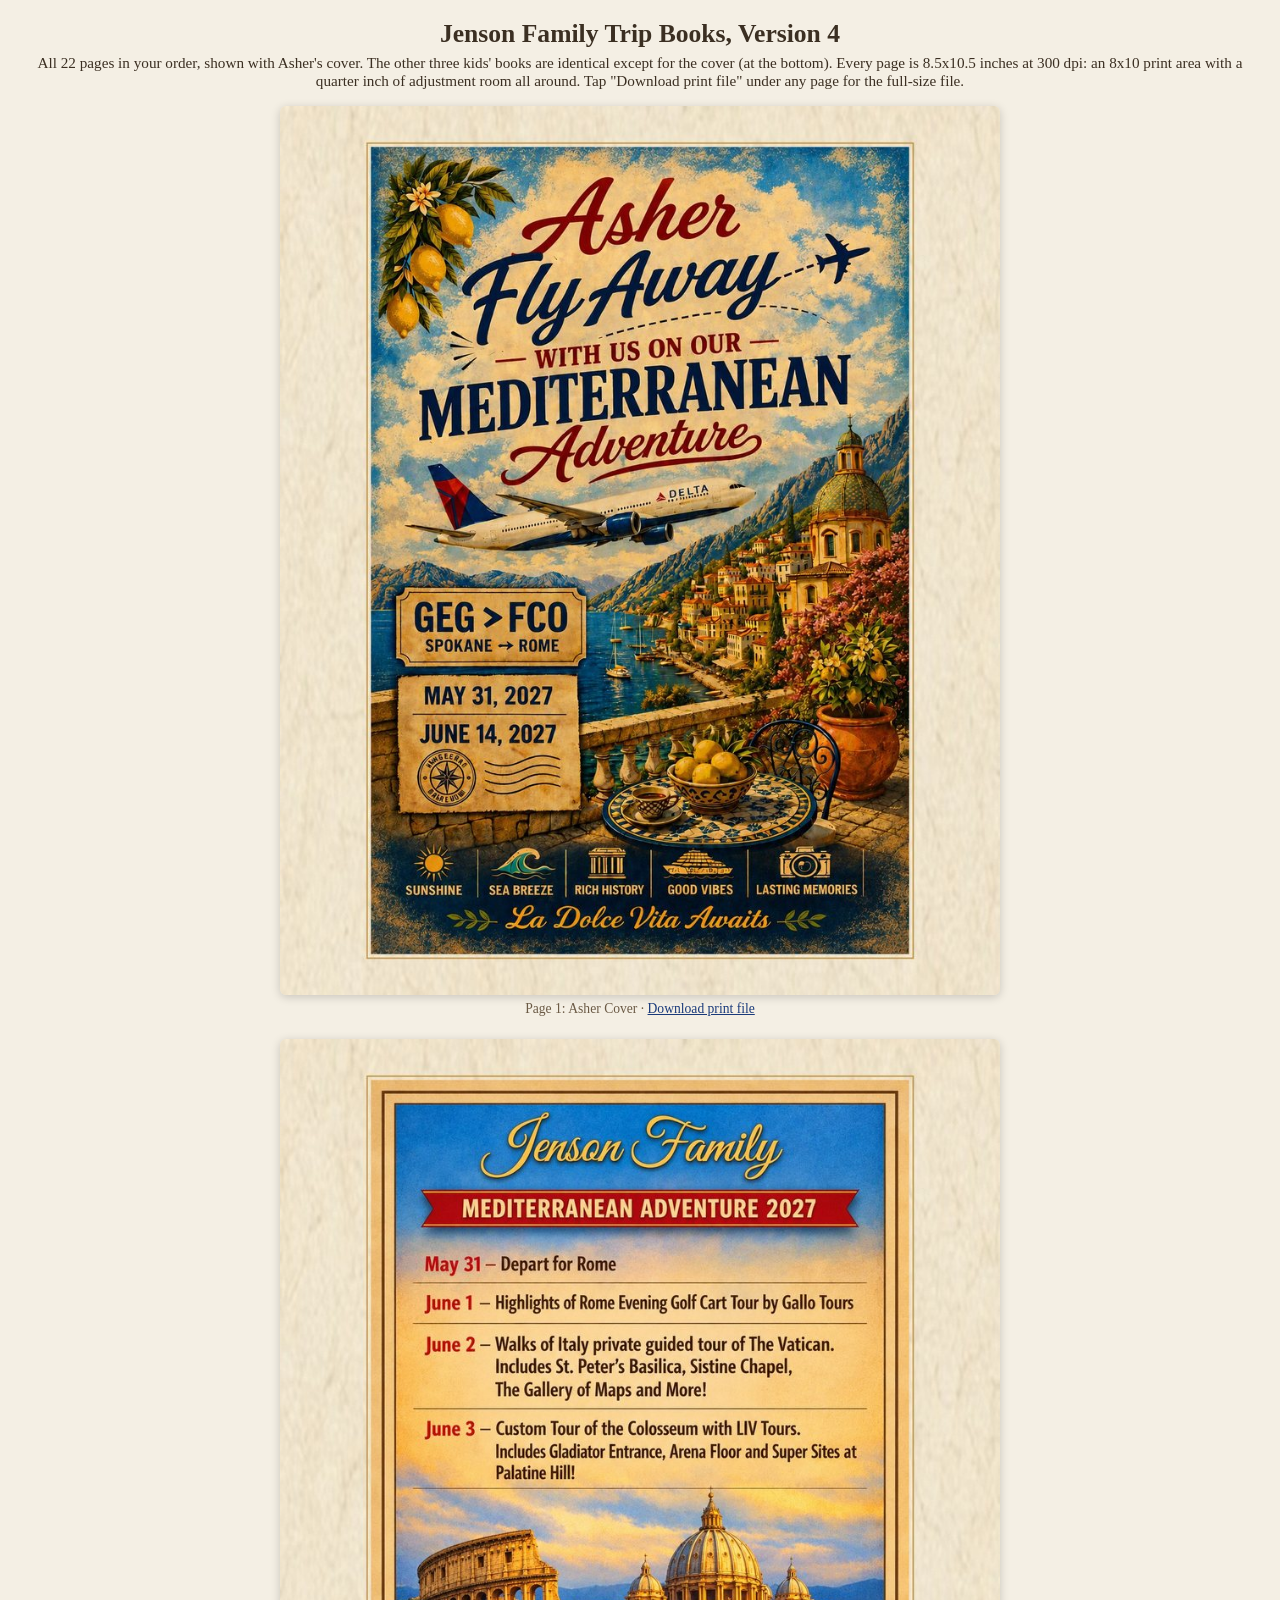
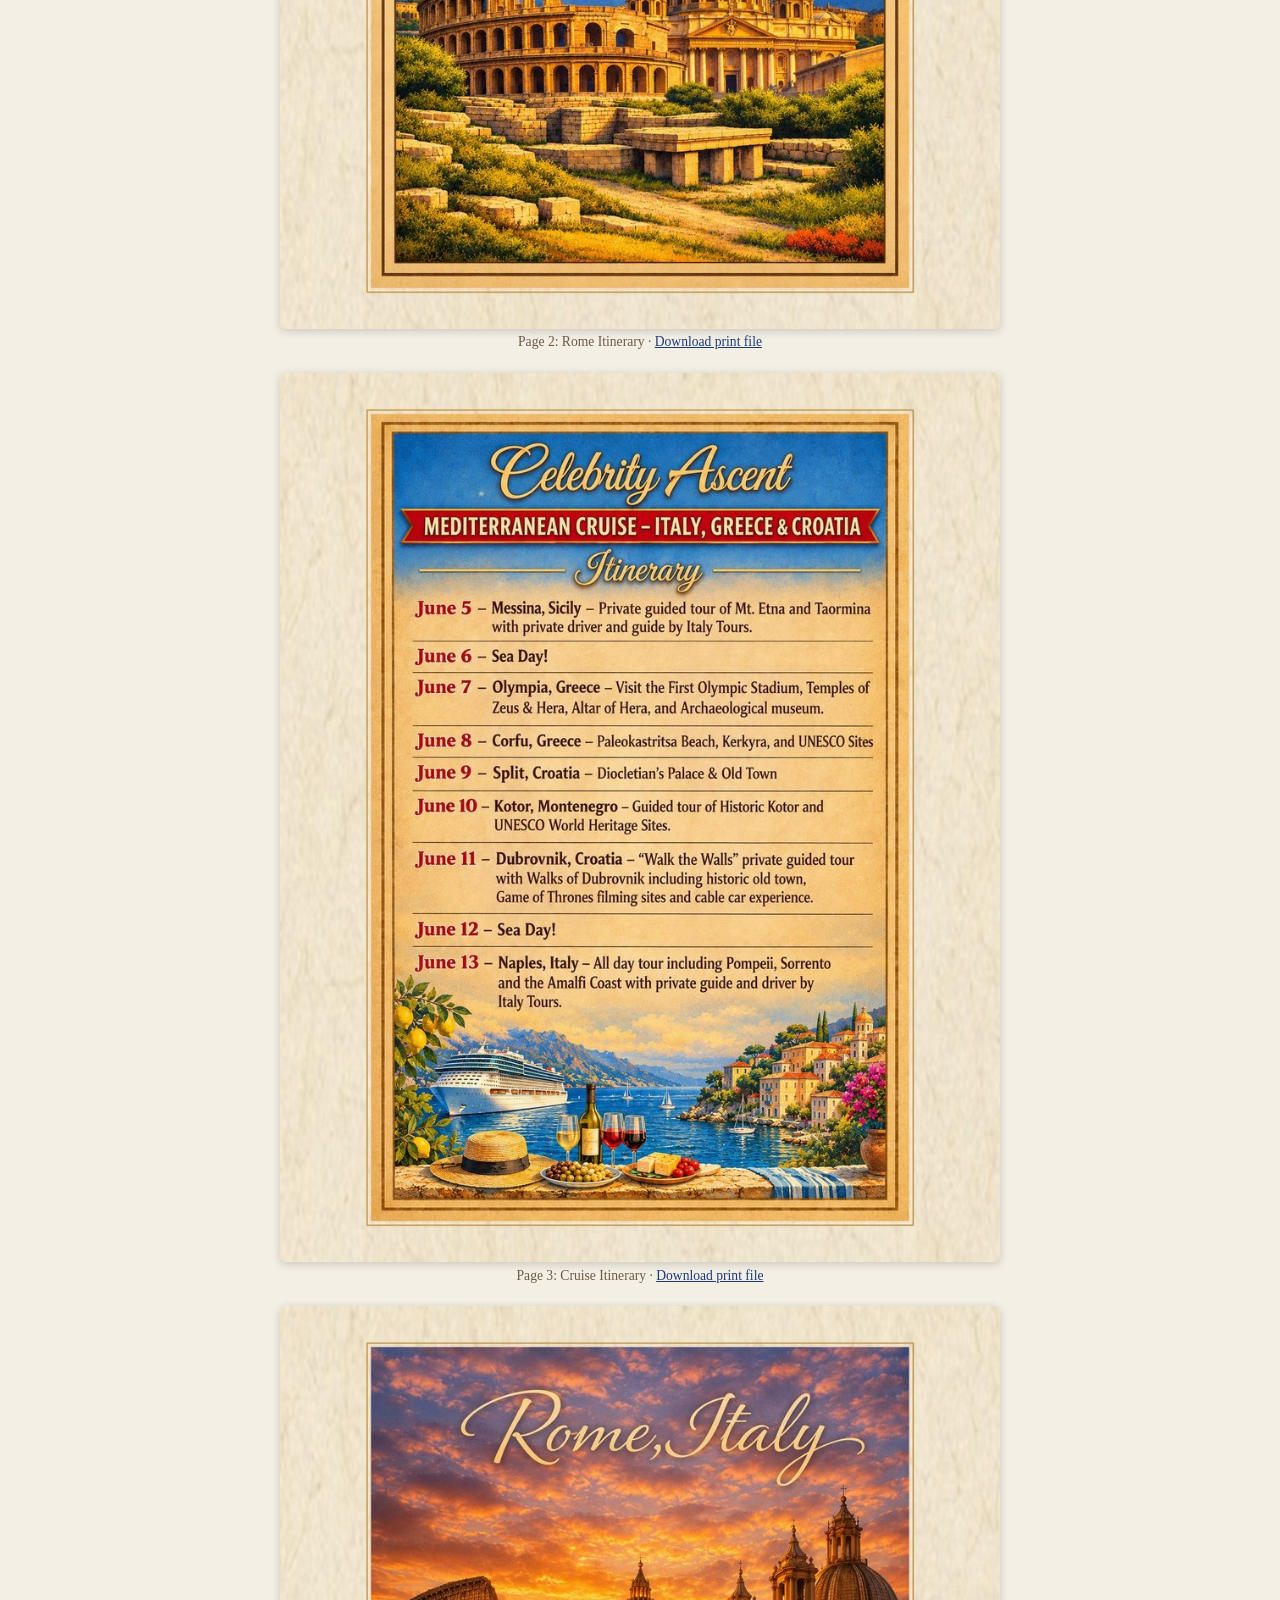
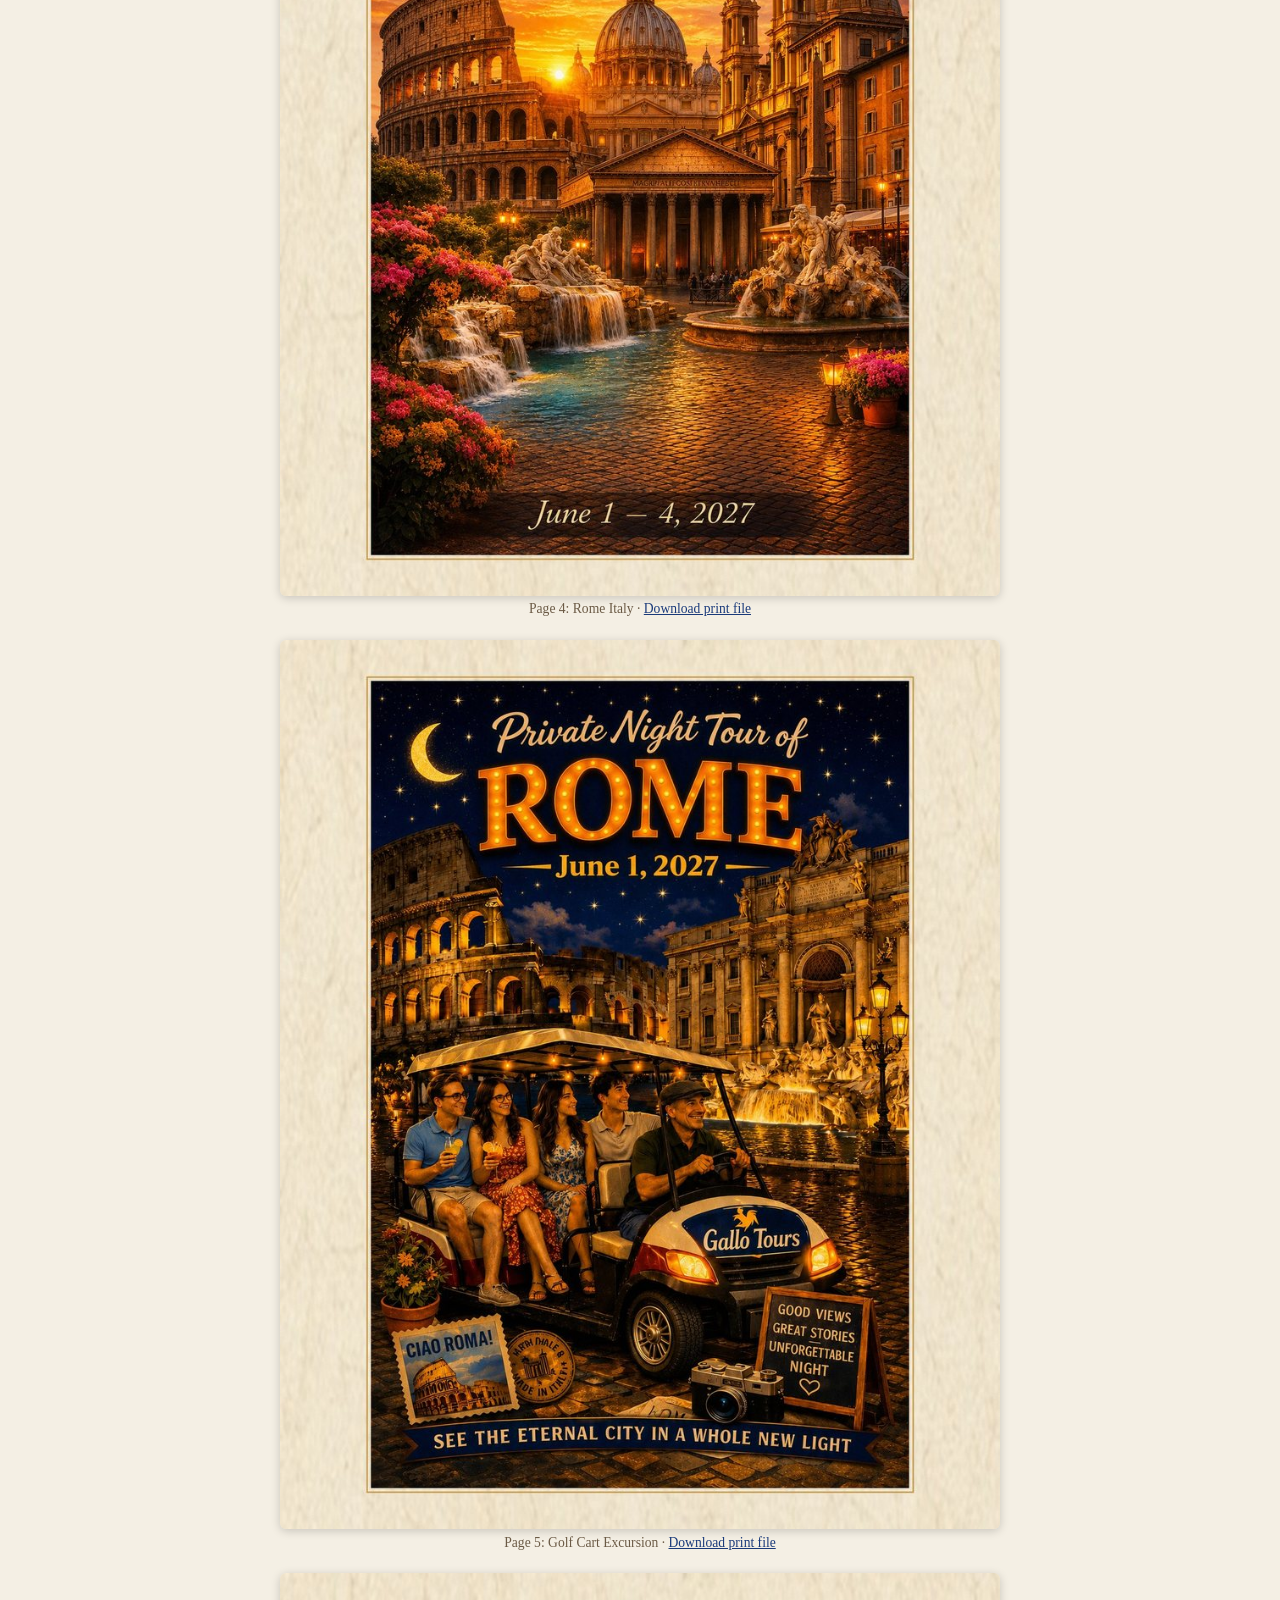
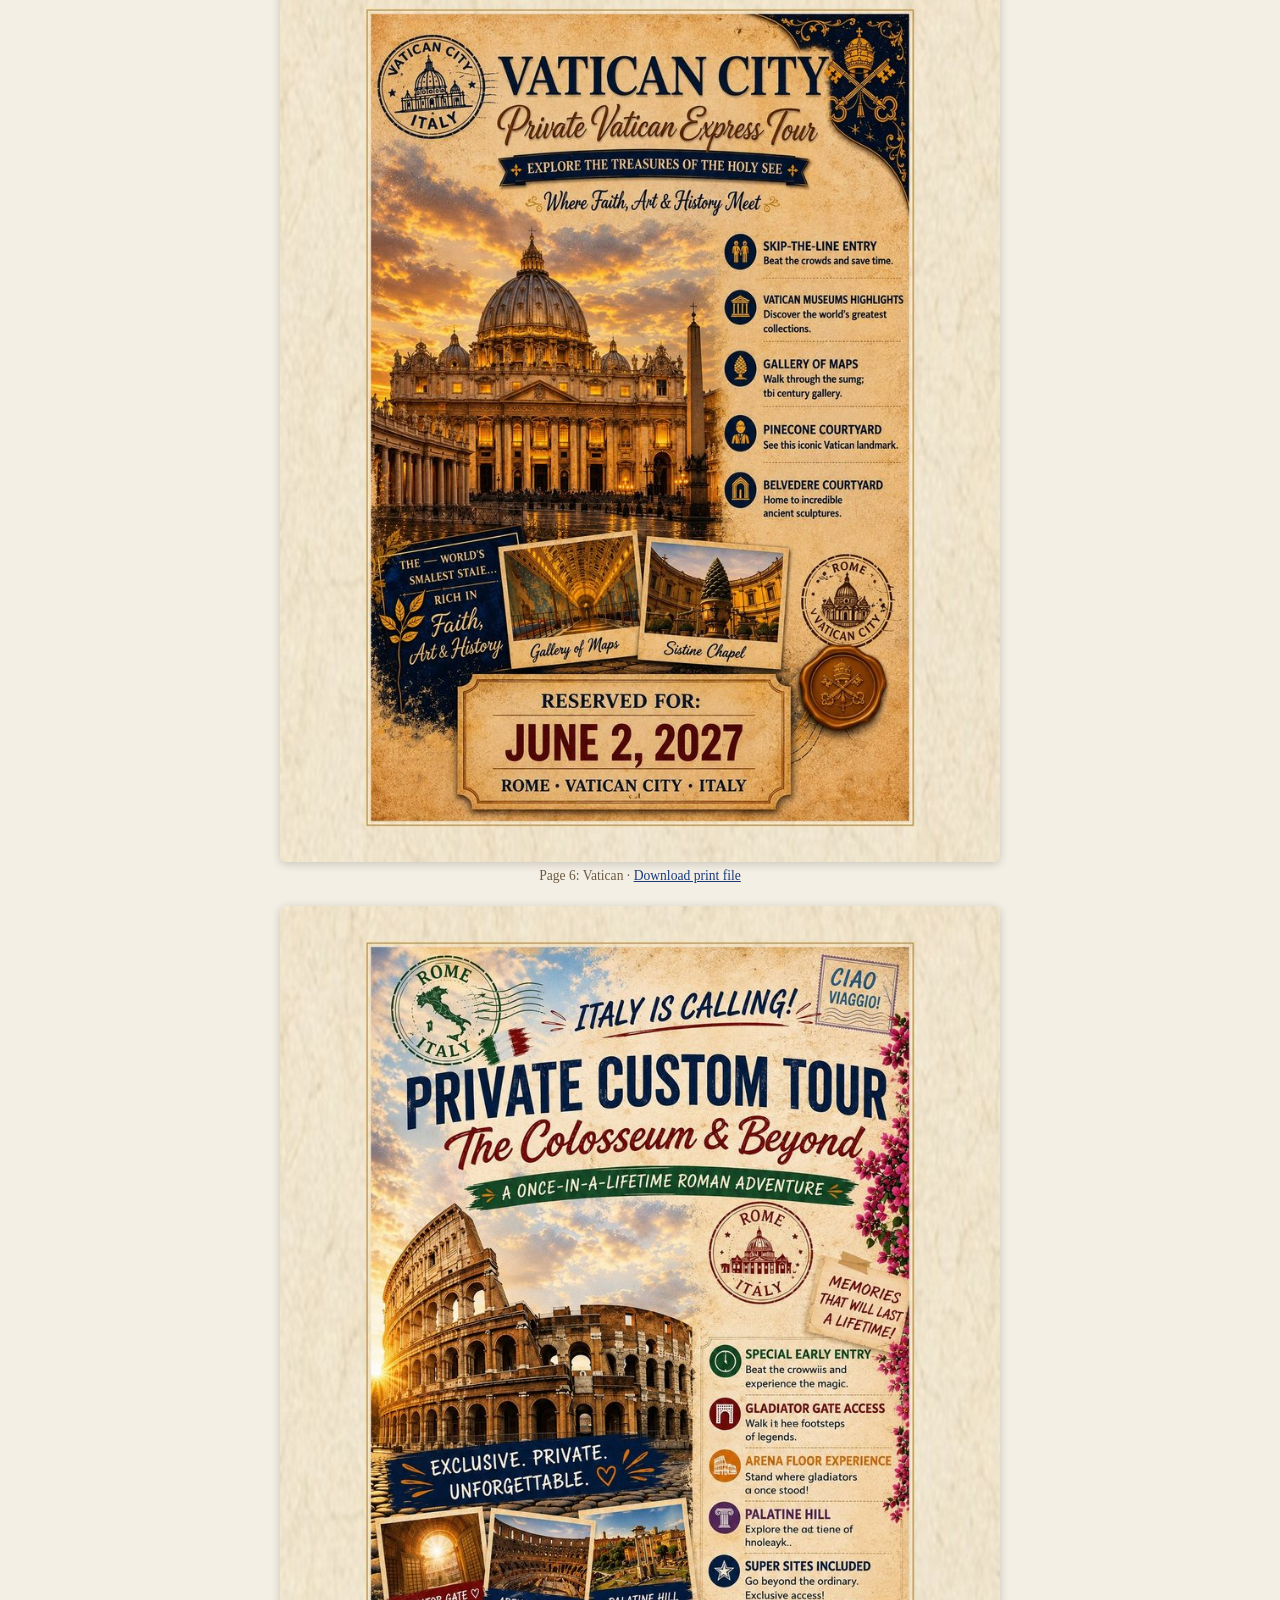
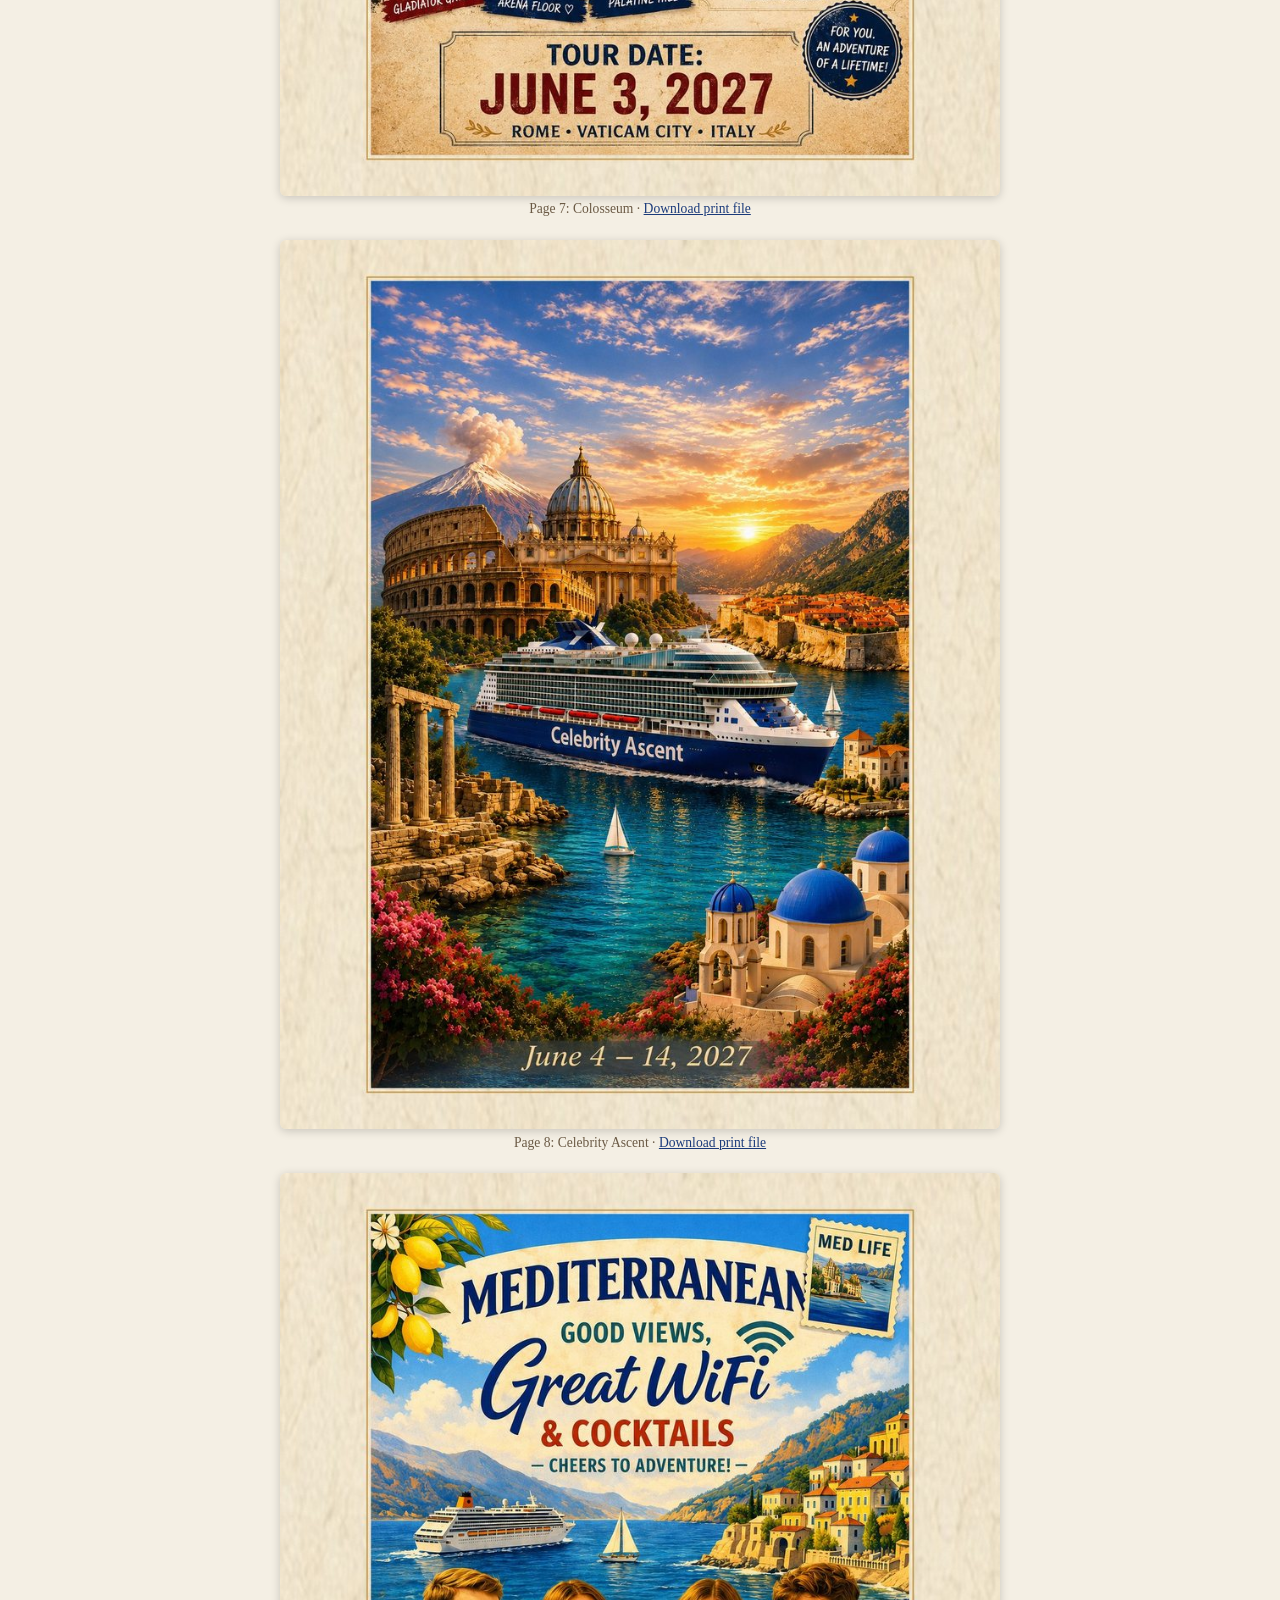
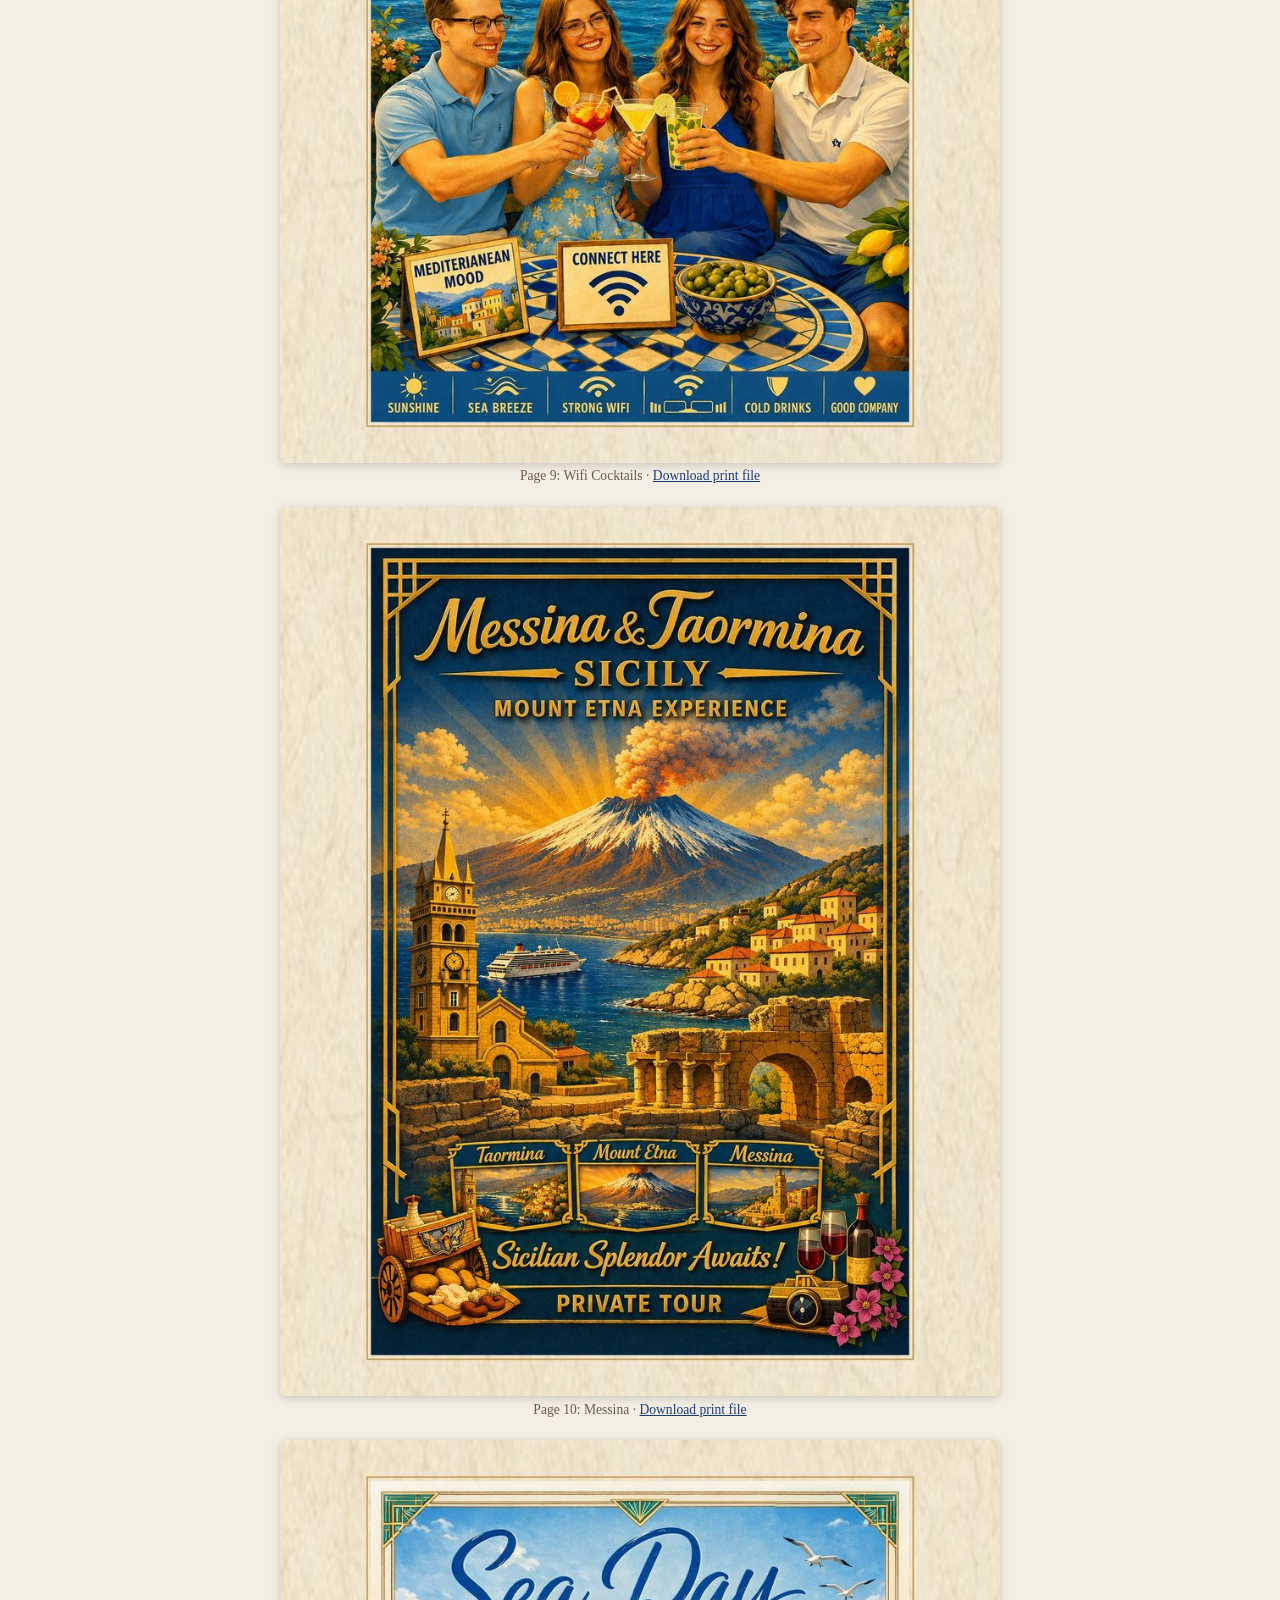
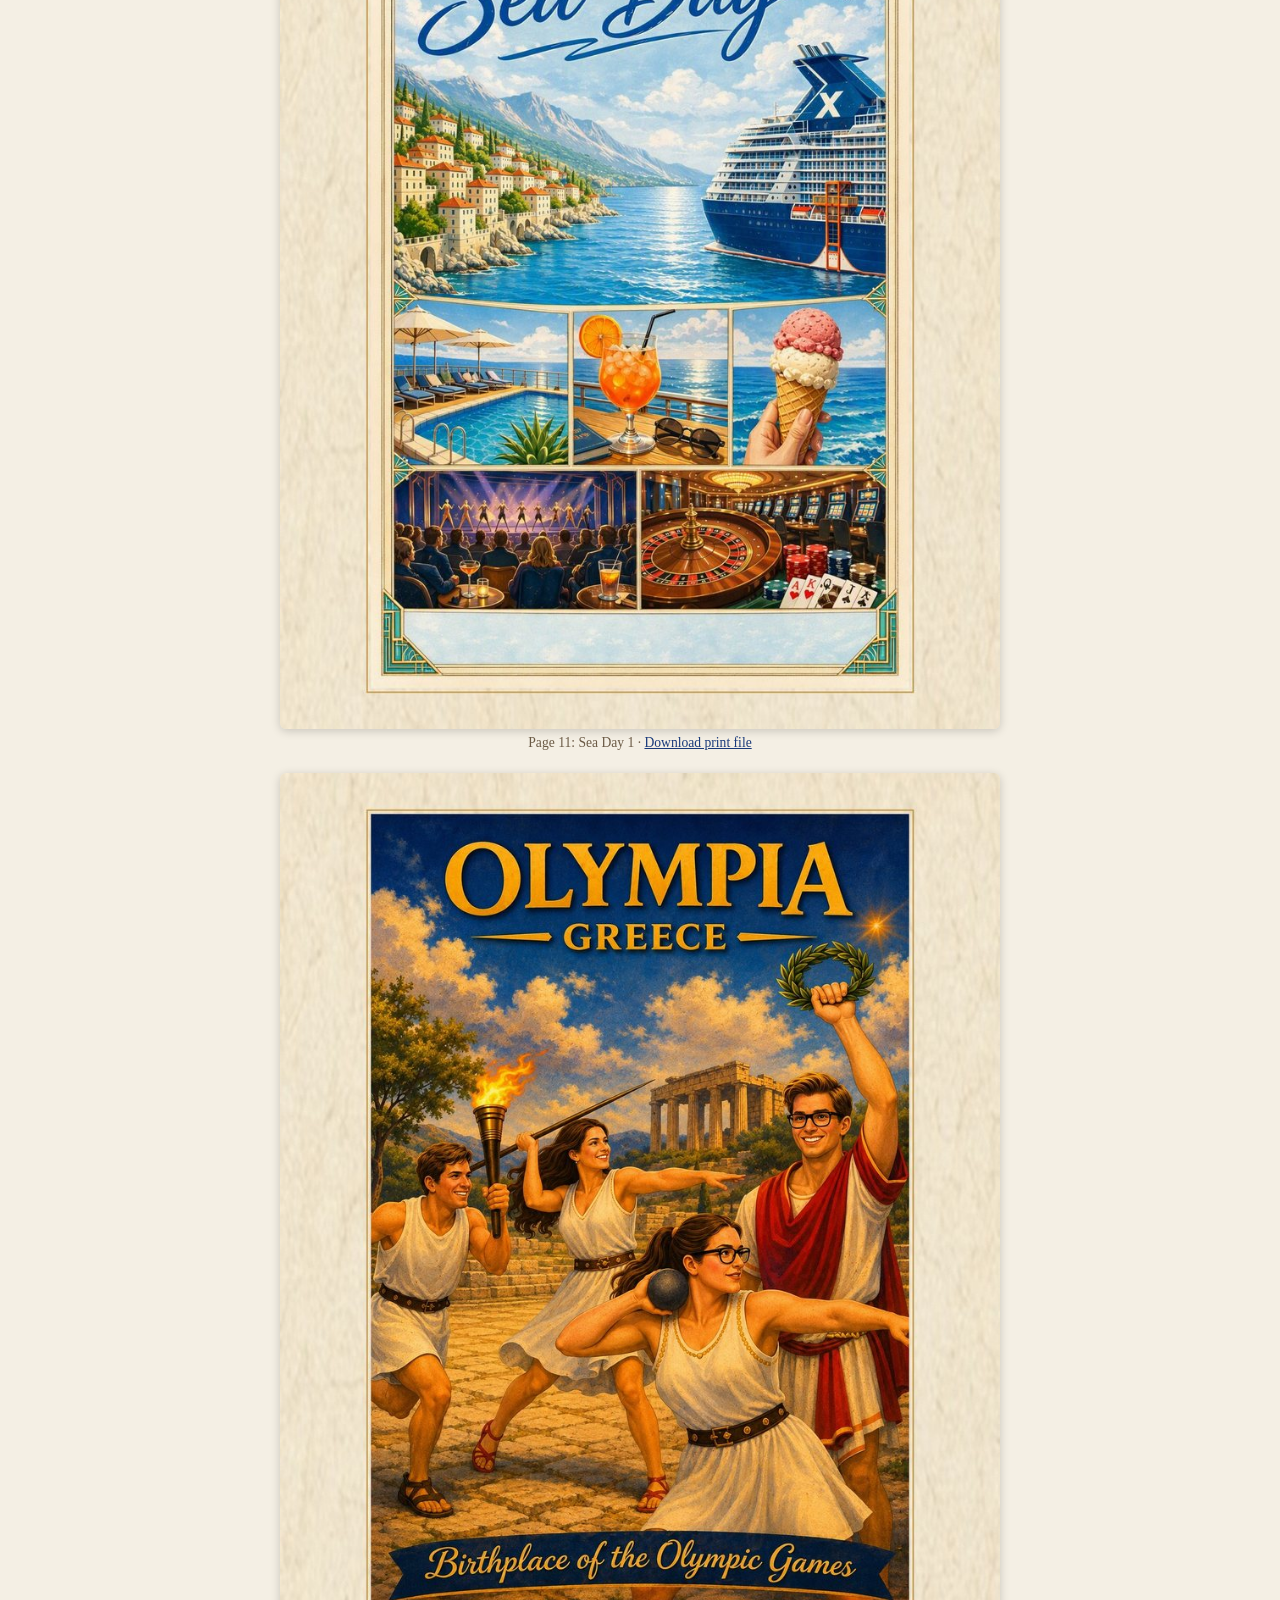
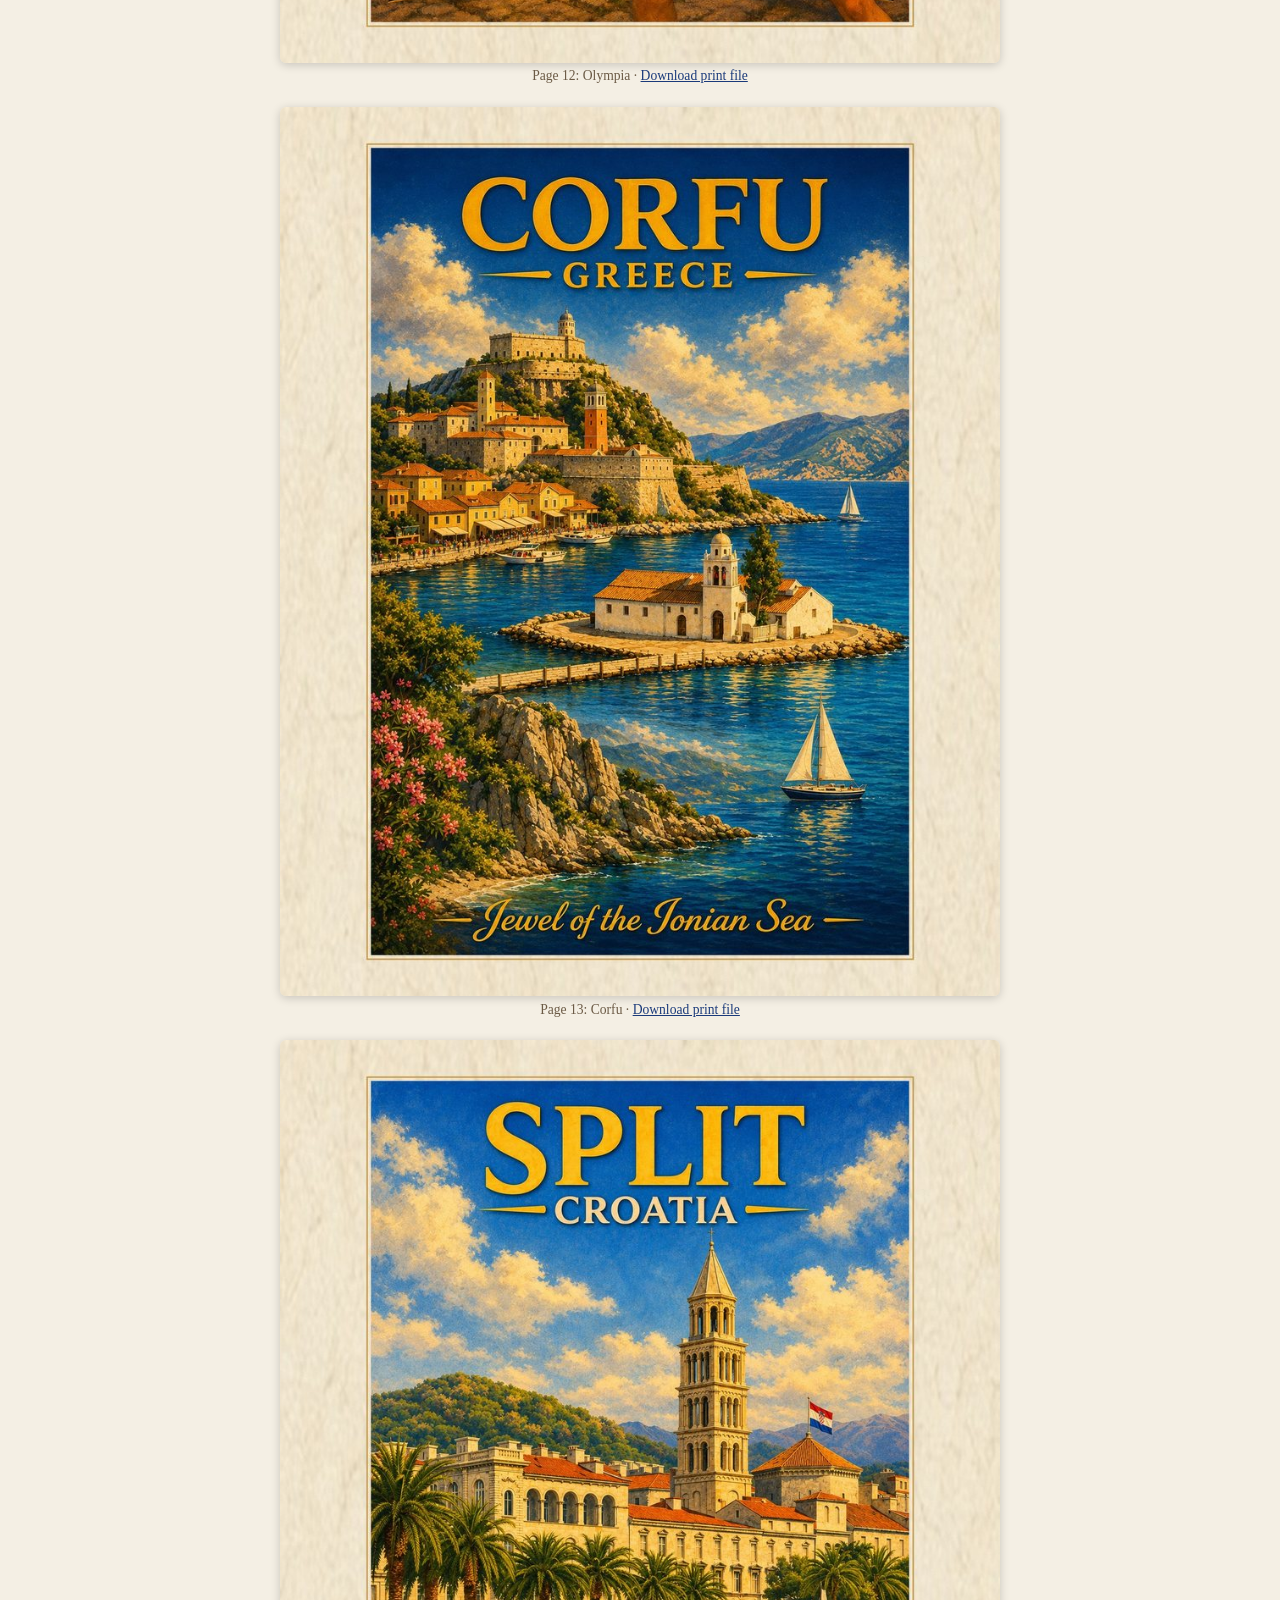
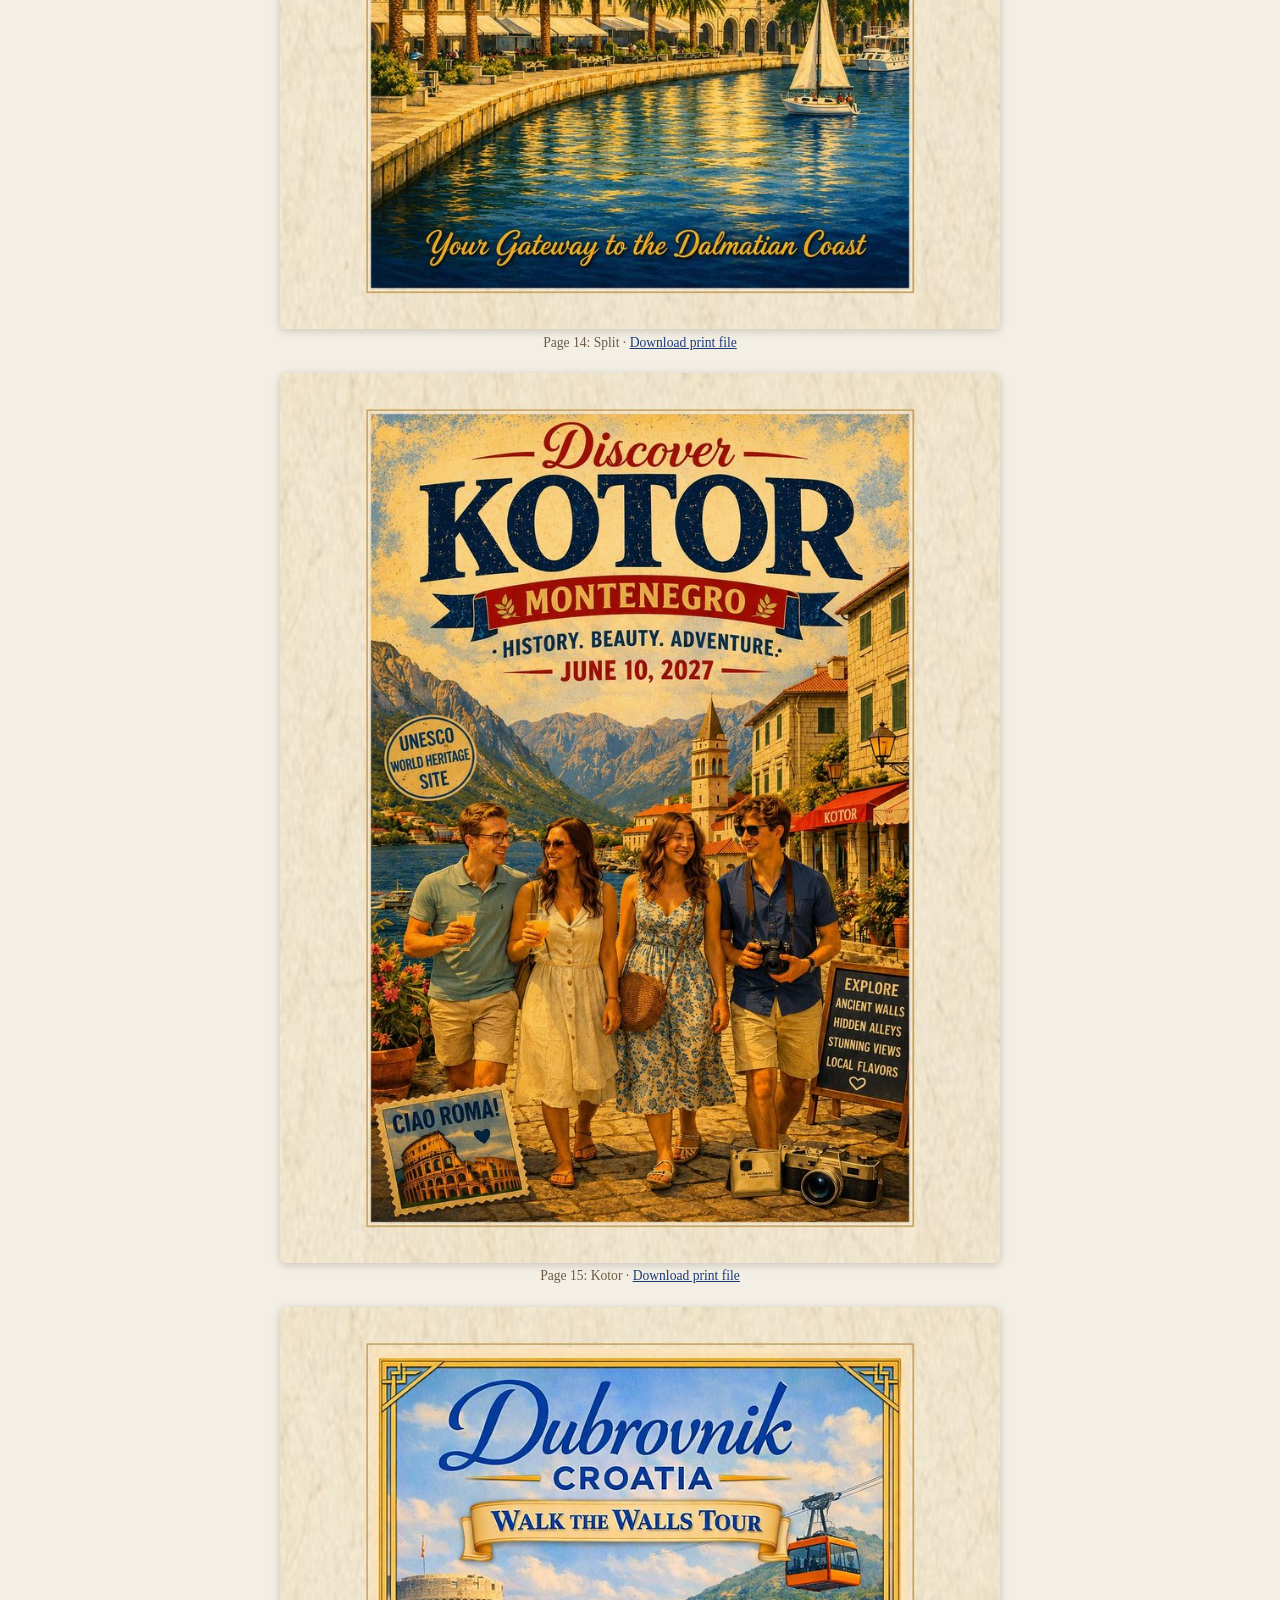
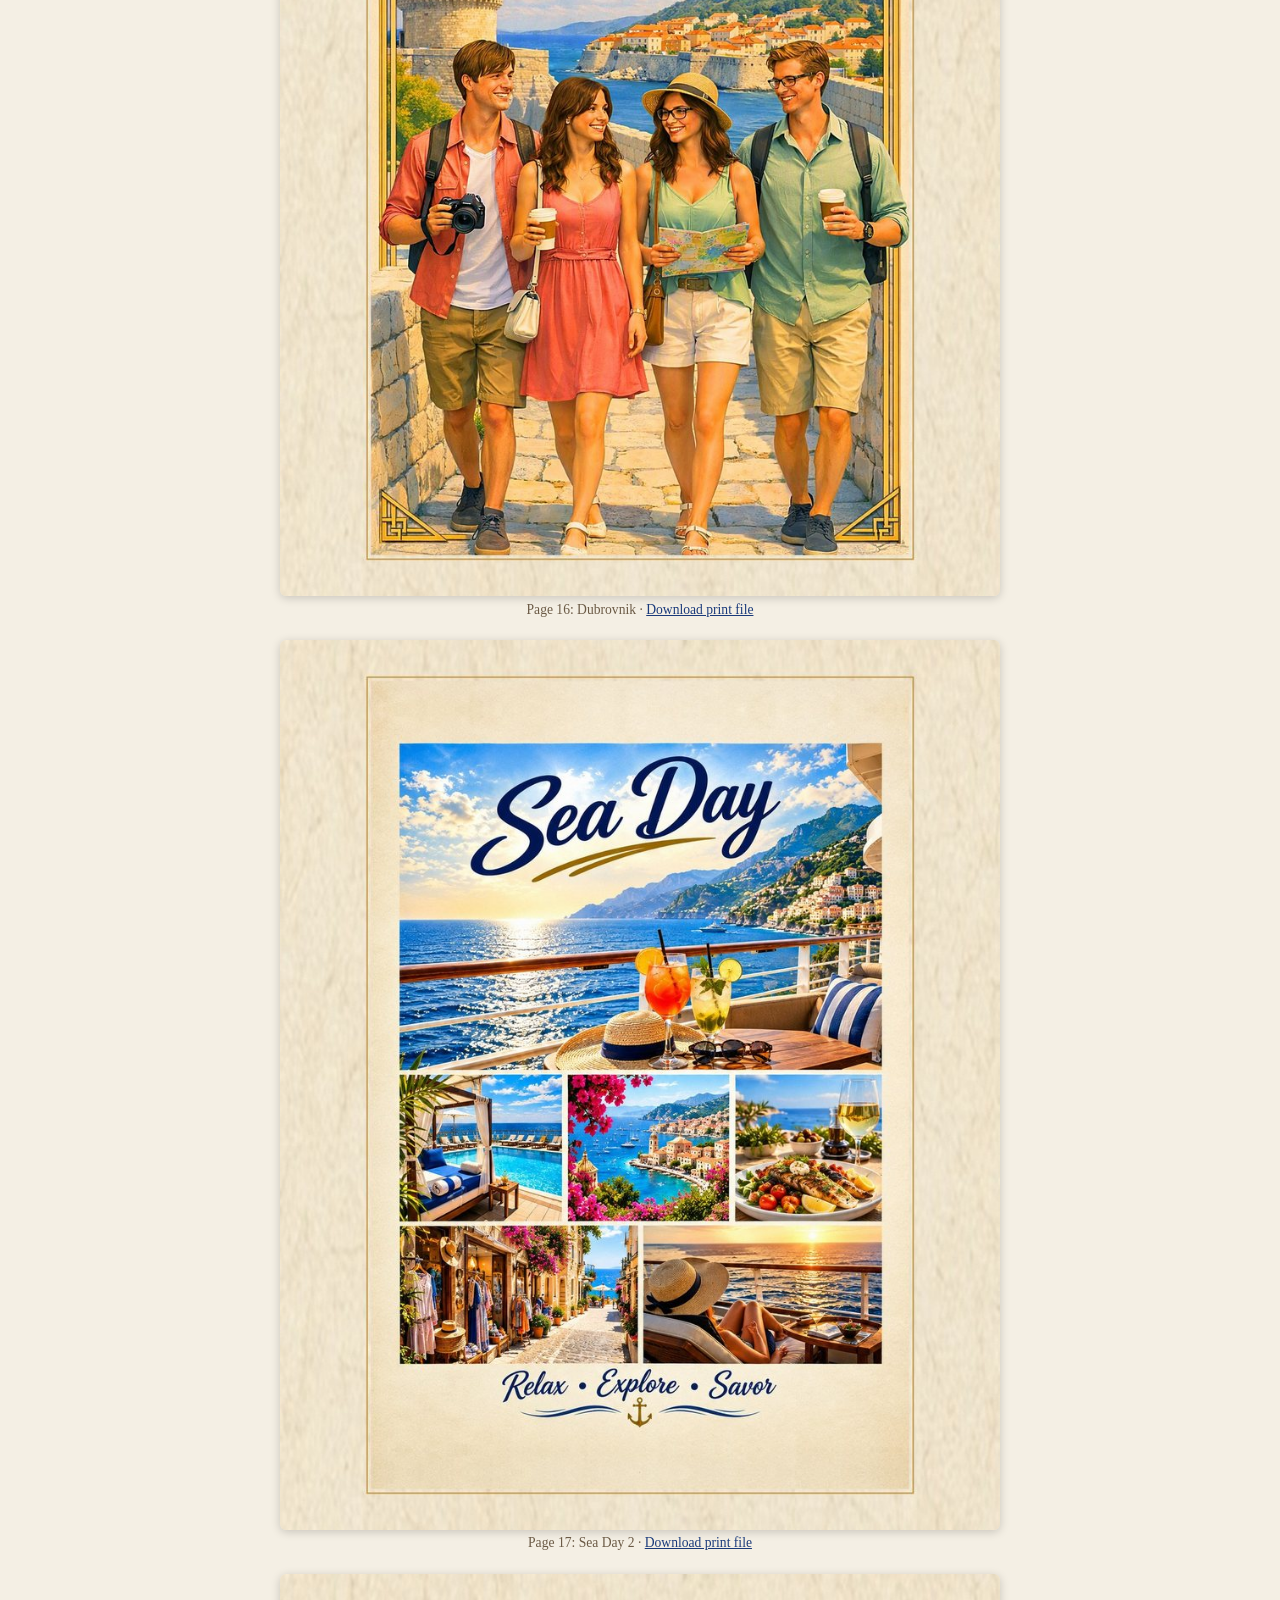
<file: review-02e549417a0c/index.html>
<!doctype html><html lang="en"><head><meta charset="utf-8"><meta name="viewport" content="width=device-width,initial-scale=1"><meta name="robots" content="noindex,nofollow"><title>Jenson Trip Books - review v3</title><style>body{margin:0;background:#f4efe4;font-family:Georgia,serif;color:#3b2f22;text-align:center}h1{font-size:1.6rem;margin:1.2rem 1rem .3rem}h2{margin:2rem 1rem .5rem}p{margin:.2rem 1rem 1rem;font-size:.95rem}figure{margin:0 auto 1.4rem;max-width:720px;padding:0 10px}img{width:100%;height:auto;border-radius:6px;box-shadow:0 2px 10px rgba(0,0,0,.18);display:block}figcaption{font-size:.85rem;margin-top:.35rem;color:#6b5a45}a{color:#1a3a7a}</style></head><body>
<h1>Jenson Family Trip Books, Version 4</h1><p>All 22 pages in your order, shown with Asher's cover. The other three kids' books are identical except for the cover (at the bottom). Every page is 8.5x10.5 inches at 300 dpi: an 8x10 print area with a quarter inch of adjustment room all around. Tap "Download print file" under any page for the full-size file.</p>
<figure><img src="v3/web/01-Asher-Cover.jpg" alt="Asher Cover" loading="eager"><figcaption>Page 1: Asher Cover &middot; <a href="v3/print/01-Asher-Cover.jpg" download>Download print file</a></figcaption></figure>
<figure><img src="v3/web/02-Rome-Itinerary.jpg" alt="Rome Itinerary" loading="eager"><figcaption>Page 2: Rome Itinerary &middot; <a href="v3/print/02-Rome-Itinerary.jpg" download>Download print file</a></figcaption></figure>
<figure><img src="v3/web/03-Cruise-Itinerary.jpg" alt="Cruise Itinerary" loading="lazy"><figcaption>Page 3: Cruise Itinerary &middot; <a href="v3/print/03-Cruise-Itinerary.jpg" download>Download print file</a></figcaption></figure>
<figure><img src="v3/web/04-Rome-Italy.jpg" alt="Rome Italy" loading="lazy"><figcaption>Page 4: Rome Italy &middot; <a href="v3/print/04-Rome-Italy.jpg" download>Download print file</a></figcaption></figure>
<figure><img src="v3/web/05-Golf-Cart-Excursion.jpg" alt="Golf Cart Excursion" loading="lazy"><figcaption>Page 5: Golf Cart Excursion &middot; <a href="v3/print/05-Golf-Cart-Excursion.jpg" download>Download print file</a></figcaption></figure>
<figure><img src="v3/web/06-Vatican.jpg" alt="Vatican" loading="lazy"><figcaption>Page 6: Vatican &middot; <a href="v3/print/06-Vatican.jpg" download>Download print file</a></figcaption></figure>
<figure><img src="v3/web/07-Colosseum.jpg" alt="Colosseum" loading="lazy"><figcaption>Page 7: Colosseum &middot; <a href="v3/print/07-Colosseum.jpg" download>Download print file</a></figcaption></figure>
<figure><img src="v3/web/08-Celebrity-Ascent.jpg" alt="Celebrity Ascent" loading="lazy"><figcaption>Page 8: Celebrity Ascent &middot; <a href="v3/print/08-Celebrity-Ascent.jpg" download>Download print file</a></figcaption></figure>
<figure><img src="v3/web/09-Wifi-Cocktails.jpg" alt="Wifi Cocktails" loading="lazy"><figcaption>Page 9: Wifi Cocktails &middot; <a href="v3/print/09-Wifi-Cocktails.jpg" download>Download print file</a></figcaption></figure>
<figure><img src="v3/web/10-Messina.jpg" alt="Messina" loading="lazy"><figcaption>Page 10: Messina &middot; <a href="v3/print/10-Messina.jpg" download>Download print file</a></figcaption></figure>
<figure><img src="v3/web/11-Sea-Day-1.jpg" alt="Sea Day 1" loading="lazy"><figcaption>Page 11: Sea Day 1 &middot; <a href="v3/print/11-Sea-Day-1.jpg" download>Download print file</a></figcaption></figure>
<figure><img src="v3/web/12-Olympia.jpg" alt="Olympia" loading="lazy"><figcaption>Page 12: Olympia &middot; <a href="v3/print/12-Olympia.jpg" download>Download print file</a></figcaption></figure>
<figure><img src="v3/web/13-Corfu.jpg" alt="Corfu" loading="lazy"><figcaption>Page 13: Corfu &middot; <a href="v3/print/13-Corfu.jpg" download>Download print file</a></figcaption></figure>
<figure><img src="v3/web/14-Split.jpg" alt="Split" loading="lazy"><figcaption>Page 14: Split &middot; <a href="v3/print/14-Split.jpg" download>Download print file</a></figcaption></figure>
<figure><img src="v3/web/15-Kotor.jpg" alt="Kotor" loading="lazy"><figcaption>Page 15: Kotor &middot; <a href="v3/print/15-Kotor.jpg" download>Download print file</a></figcaption></figure>
<figure><img src="v3/web/16-Dubrovnik.jpg" alt="Dubrovnik" loading="lazy"><figcaption>Page 16: Dubrovnik &middot; <a href="v3/print/16-Dubrovnik.jpg" download>Download print file</a></figcaption></figure>
<figure><img src="v3/web/17-Sea-Day-2.jpg" alt="Sea Day 2" loading="lazy"><figcaption>Page 17: Sea Day 2 &middot; <a href="v3/print/17-Sea-Day-2.jpg" download>Download print file</a></figcaption></figure>
<figure><img src="v3/web/18-Pompeii.jpg" alt="Pompeii" loading="lazy"><figcaption>Page 18: Pompeii &middot; <a href="v3/print/18-Pompeii.jpg" download>Download print file</a></figcaption></figure>
<figure><img src="v3/web/19-Cruise-Map.jpg" alt="Cruise Map" loading="lazy"><figcaption>Page 19: Cruise Map &middot; <a href="v3/print/19-Cruise-Map.jpg" download>Download print file</a></figcaption></figure>
<figure><img src="v3/web/20-Favorites-1.jpg" alt="Favorites 1" loading="lazy"><figcaption>Page 20: Favorites 1 &middot; <a href="v3/print/20-Favorites-1.jpg" download>Download print file</a></figcaption></figure>
<figure><img src="v3/web/21-Favorites-2.jpg" alt="Favorites 2" loading="lazy"><figcaption>Page 21: Favorites 2 &middot; <a href="v3/print/21-Favorites-2.jpg" download>Download print file</a></figcaption></figure>
<figure><img src="v3/web/22-Closing.jpg" alt="Closing" loading="lazy"><figcaption>Page 22: Closing &middot; <a href="v3/print/22-Closing.jpg" download>Download print file</a></figcaption></figure>
<h2>Other covers</h2><figure><img src="v3/web/01-Alexis-Cover.jpg" alt="Alexis Cover" loading="lazy"><figcaption>Alexis Cover &middot; <a href="v3/print/01-Alexis-Cover.jpg" download>Download print file</a></figcaption></figure>
<figure><img src="v3/web/01-Brooklyn-Cover.jpg" alt="Brooklyn Cover" loading="lazy"><figcaption>Brooklyn Cover &middot; <a href="v3/print/01-Brooklyn-Cover.jpg" download>Download print file</a></figcaption></figure>
<figure><img src="v3/web/01-Carter-Cover.jpg" alt="Carter Cover" loading="lazy"><figcaption>Carter Cover &middot; <a href="v3/print/01-Carter-Cover.jpg" download>Download print file</a></figcaption></figure>
</body></html>
</file>
<file: world-map/world-map.css>
/* Family world map — self-contained, scoped to .wm */
.wm{--wm-navy:#1F3355;--wm-teal:#1F8A8A;--wm-gold:#C9962E;--wm-terra:#B4502A;--wm-cream:#F6ECD6;--wm-paper:#FCF5E6;--wm-line:#CDB27C;--wm-grey:#8C8676;font-family:"Nunito Sans",system-ui,sans-serif;color:var(--wm-navy)}
.wm *{box-sizing:border-box}
.wm h3{font-family:Fraunces,Georgia,serif;font-weight:700;margin:1.1rem 0 .4rem;font-size:1.2rem}
.wm-kicker{font-family:Caveat,cursive;font-size:1.35rem;color:var(--wm-terra);margin:0 0 .3rem}
.wm-chips{display:flex;flex-wrap:wrap;gap:.45rem;margin:.6rem 0 .8rem;padding:0;list-style:none}
.wm-chip{display:inline-flex;align-items:center;gap:.4rem;border:1.5px solid var(--wm-line);background:var(--wm-paper);color:var(--wm-navy);border-radius:999px;padding:.35rem .8rem;font:600 .9rem/1.2 "Nunito Sans",sans-serif;cursor:pointer;min-height:36px}
.wm-chip i{width:.85rem;height:.85rem;border-radius:50%;background:var(--c);flex:none;border:2px solid #fff;box-shadow:0 0 0 1px var(--c)}
.wm-chip[aria-pressed="true"]{background:var(--c,var(--wm-navy));color:#fff;border-color:var(--c,var(--wm-navy))}
.wm-chip:focus-visible{outline:3px solid var(--wm-gold);outline-offset:2px}
.wm-frame{position:relative;border:2px solid var(--wm-line);border-radius:14px;overflow:hidden;background:#cfe6df;box-shadow:inset 0 0 40px rgba(120,90,40,.25)}
.wm-frame svg{display:block;width:100%;height:auto}
.wm-sea{fill:#BFDCD3}
.wm-land{fill:#EBD9AE;stroke:#A88B4E;stroke-width:.8;stroke-linejoin:round}
.wm-grat{fill:none;stroke:#fff;stroke-opacity:.35;stroke-width:.6;stroke-dasharray:2 4}
.wm-line{fill:none;stroke-width:3.2;stroke-linecap:round;transition:opacity .25s}
.wm-line.tbd{stroke:var(--wm-grey)!important;stroke-dasharray:6 6;stroke-width:2.4}
.wm-line.planned{stroke-dasharray:9 7}
.wm-line.cruise{stroke:var(--wm-teal);stroke-width:3;stroke-dasharray:1 6;stroke-linecap:round}
.wm-pin circle{fill:var(--wm-paper);stroke:var(--wm-navy);stroke-width:2}
.wm-pin.start circle{stroke-width:3.5}
.wm-pin text,.wm-q text{font-family:Caveat,cursive;font-size:21px;fill:var(--wm-navy);paint-order:stroke;stroke:var(--wm-cream);stroke-width:4px;stroke-linejoin:round}
.wm-q circle{fill:#fff;stroke:var(--wm-grey);stroke-width:2;stroke-dasharray:3 2}
.wm-q text.qm{font-family:Fraunces,serif;font-size:15px;font-weight:700;fill:var(--wm-grey);stroke:none}
.wm-compass{font-family:Fraunces,serif;fill:var(--wm-navy);opacity:.75}
.wm-title{font-family:Caveat,cursive;font-size:30px;fill:var(--wm-terra)}
.wm.has-focus .wm-dim{opacity:.12}
.wm-key{display:flex;flex-wrap:wrap;gap:.3rem 1.2rem;font-size:.85rem;margin:.5rem 0 0;color:#4a4a4a}
.wm-key span{display:inline-flex;align-items:center;gap:.4rem}
.wm-key svg{width:34px;height:8px}
.wm-grid{display:grid;grid-template-columns:1fr;gap:1rem}
@media(min-width:900px){.wm-grid{grid-template-columns:1.25fr 1fr}}
.wm-table{width:100%;border-collapse:collapse;font-size:.92rem;background:var(--wm-paper);border:1.5px solid var(--wm-line);border-radius:10px;overflow:hidden}
.wm-table th,.wm-table td{padding:.5rem .6rem;text-align:left;border-bottom:1px dotted var(--wm-line);vertical-align:top}
.wm-table th{font-family:Fraunces,serif;font-size:.85rem;background:var(--wm-cream)}
.wm-table td.num{text-align:right;white-space:nowrap;font-variant-numeric:tabular-nums}
.wm-table tr.fam td{font-weight:800;background:var(--wm-cream)}
.wm-table tr.sel td{background:#fff3d6}
.wm-sw{display:inline-block;width:.7rem;height:.7rem;border-radius:50%;margin-right:.35rem;vertical-align:baseline}
.wm-note{font-size:.82rem;color:#5a5446;margin:.5rem 0 0}
.wm-tbd{margin:.8rem 0 0;padding:.7rem .9rem;border:1.5px dashed var(--wm-grey);border-radius:10px;background:#fff9;font-size:.88rem}
.wm-tbd ul{margin:.3rem 0 0;padding-left:1.1rem}
@media(max-width:640px){
 .wm-table thead{display:none}
 .wm-table,.wm-table tbody,.wm-table tr,.wm-table td{display:block;width:100%}
 .wm-table tr{border-bottom:1.5px solid var(--wm-line);padding:.3rem 0}
 .wm-table td{border:0;padding:.2rem .7rem;text-align:left!important}
 .wm-table td[data-l]::before{content:attr(data-l)": ";font-weight:700;color:var(--wm-terra)}
}
@media(prefers-reduced-motion:no-preference){
 .wm.anim .wm-line.draw{stroke-dasharray:var(--len);stroke-dashoffset:var(--len);animation:wmDraw 1.6s ease-out forwards}
}
@keyframes wmDraw{to{stroke-dashoffset:0}}
.wm-c .wm-pin text{font-size:30px;stroke-width:5px}.wm-c .wm-pin circle{r:7px}
.wm-c .wm-line.cruise{stroke-width:4.5;stroke-dasharray:1 9}
@media(max-width:640px){
 .wm-m .wm-pin text,.wm-m .wm-q text{font-size:40px;stroke-width:7px}
 .wm-m .wm-title{display:none}
 .wm-m .wm-line{stroke-width:6}.wm-m .wm-line.tbd{stroke-width:4}
 .wm-m .wm-pin circle{r:10px}
 .wm-c .wm-pin text{font-size:44px;stroke-width:7px}
 .wm-c .wm-line.cruise{stroke-width:7;stroke-dasharray:1 13}
}
</file>
